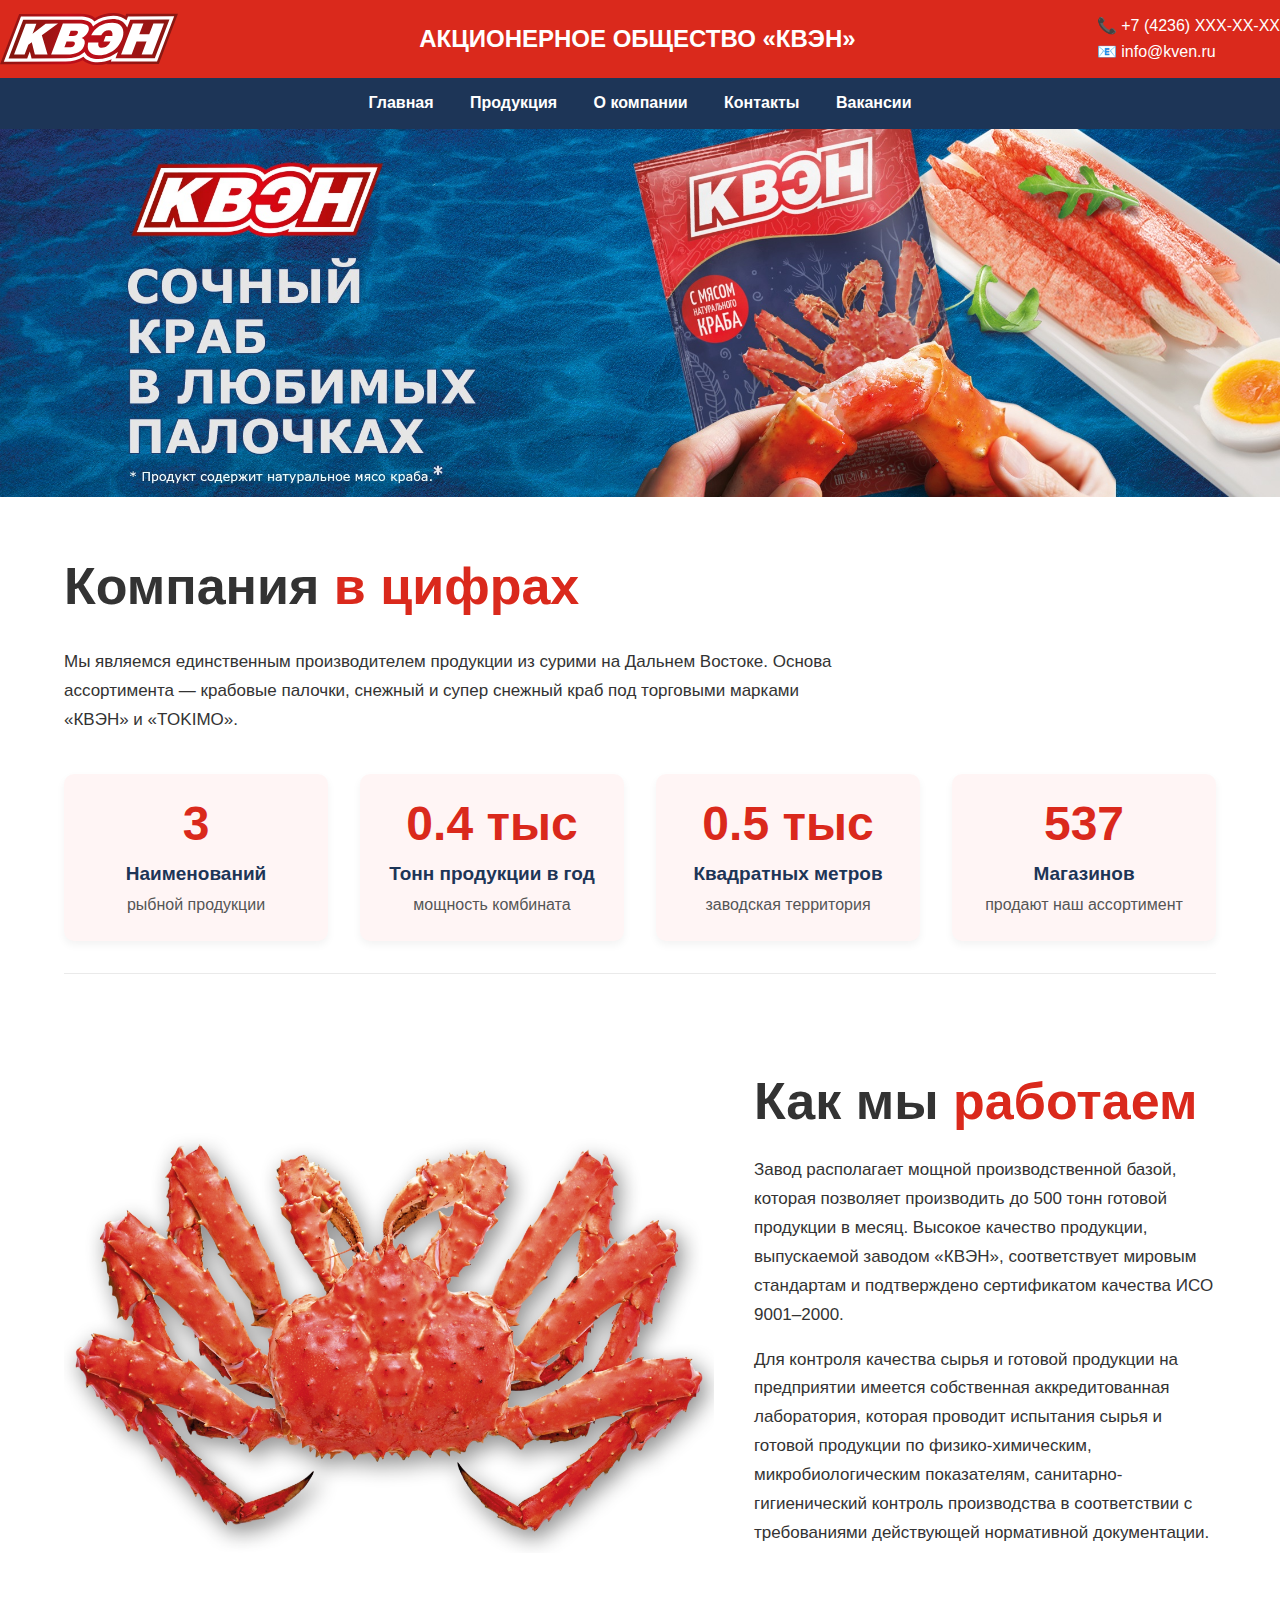
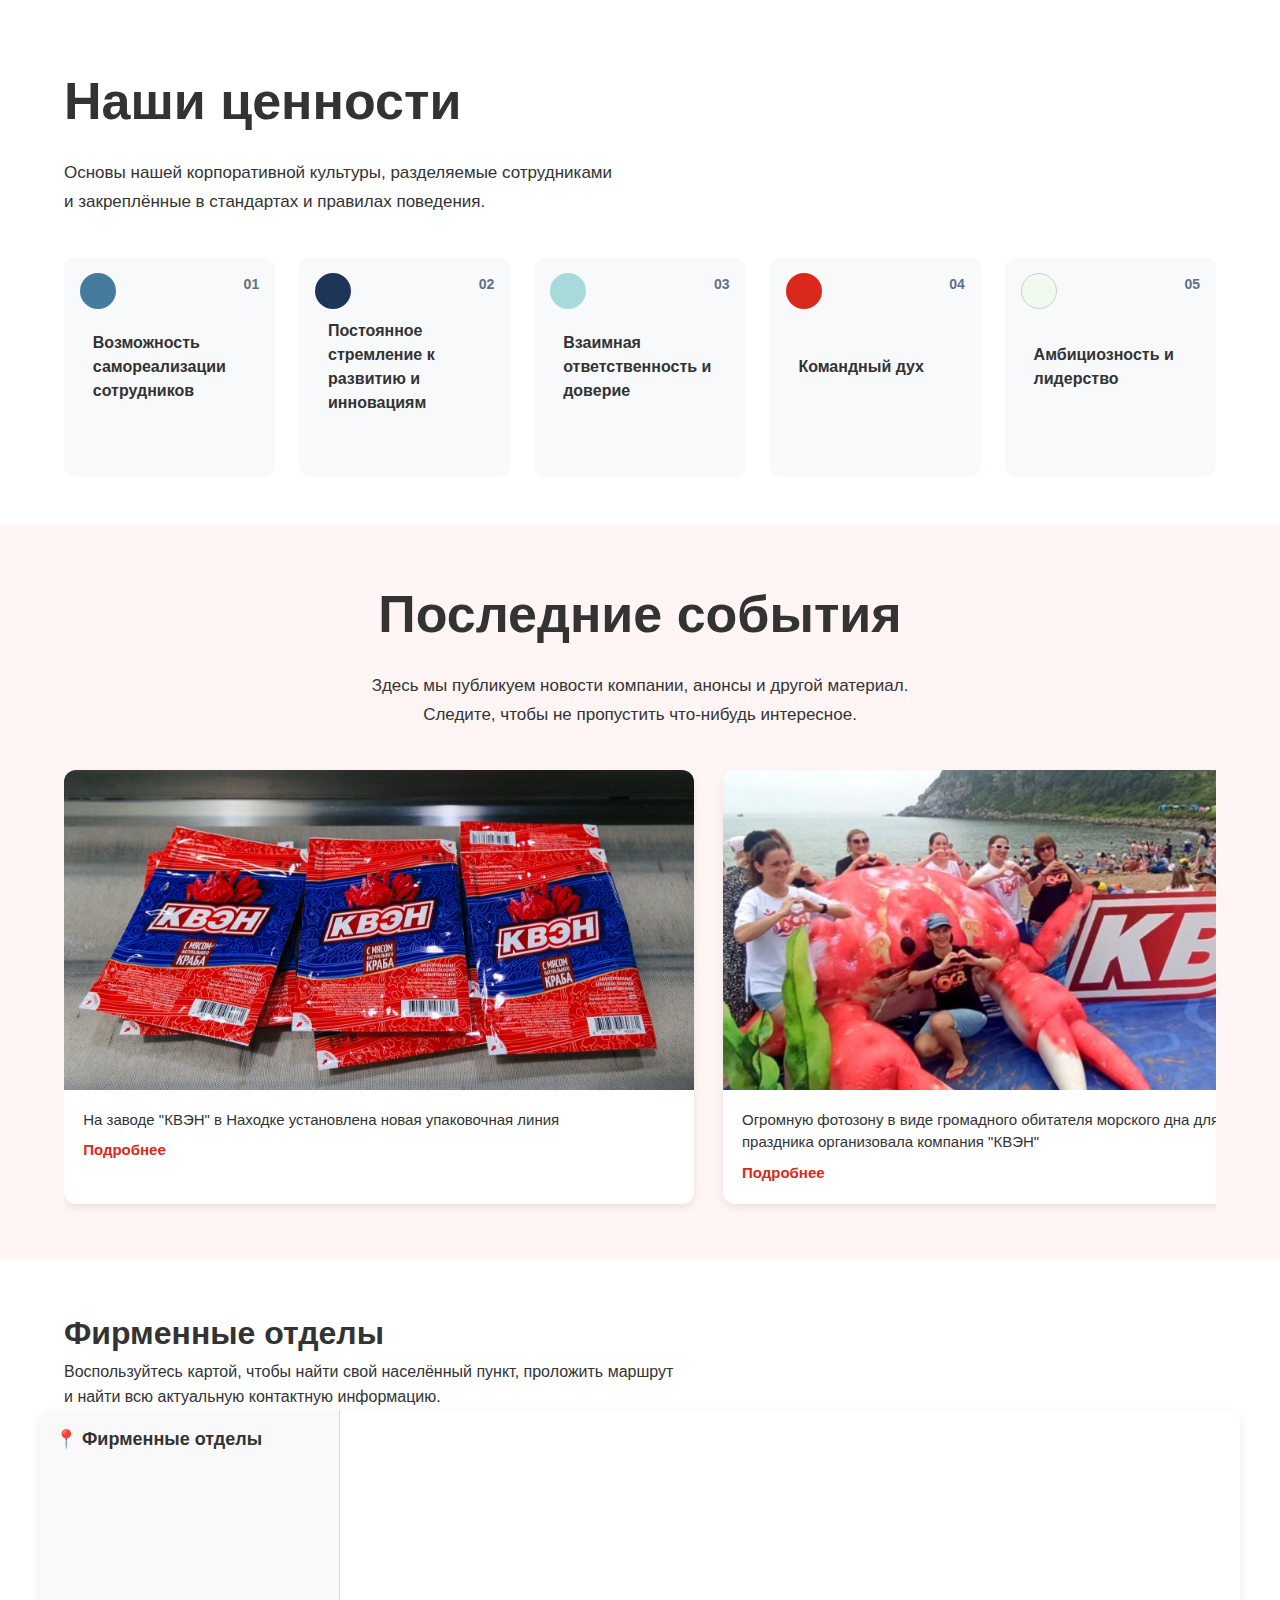
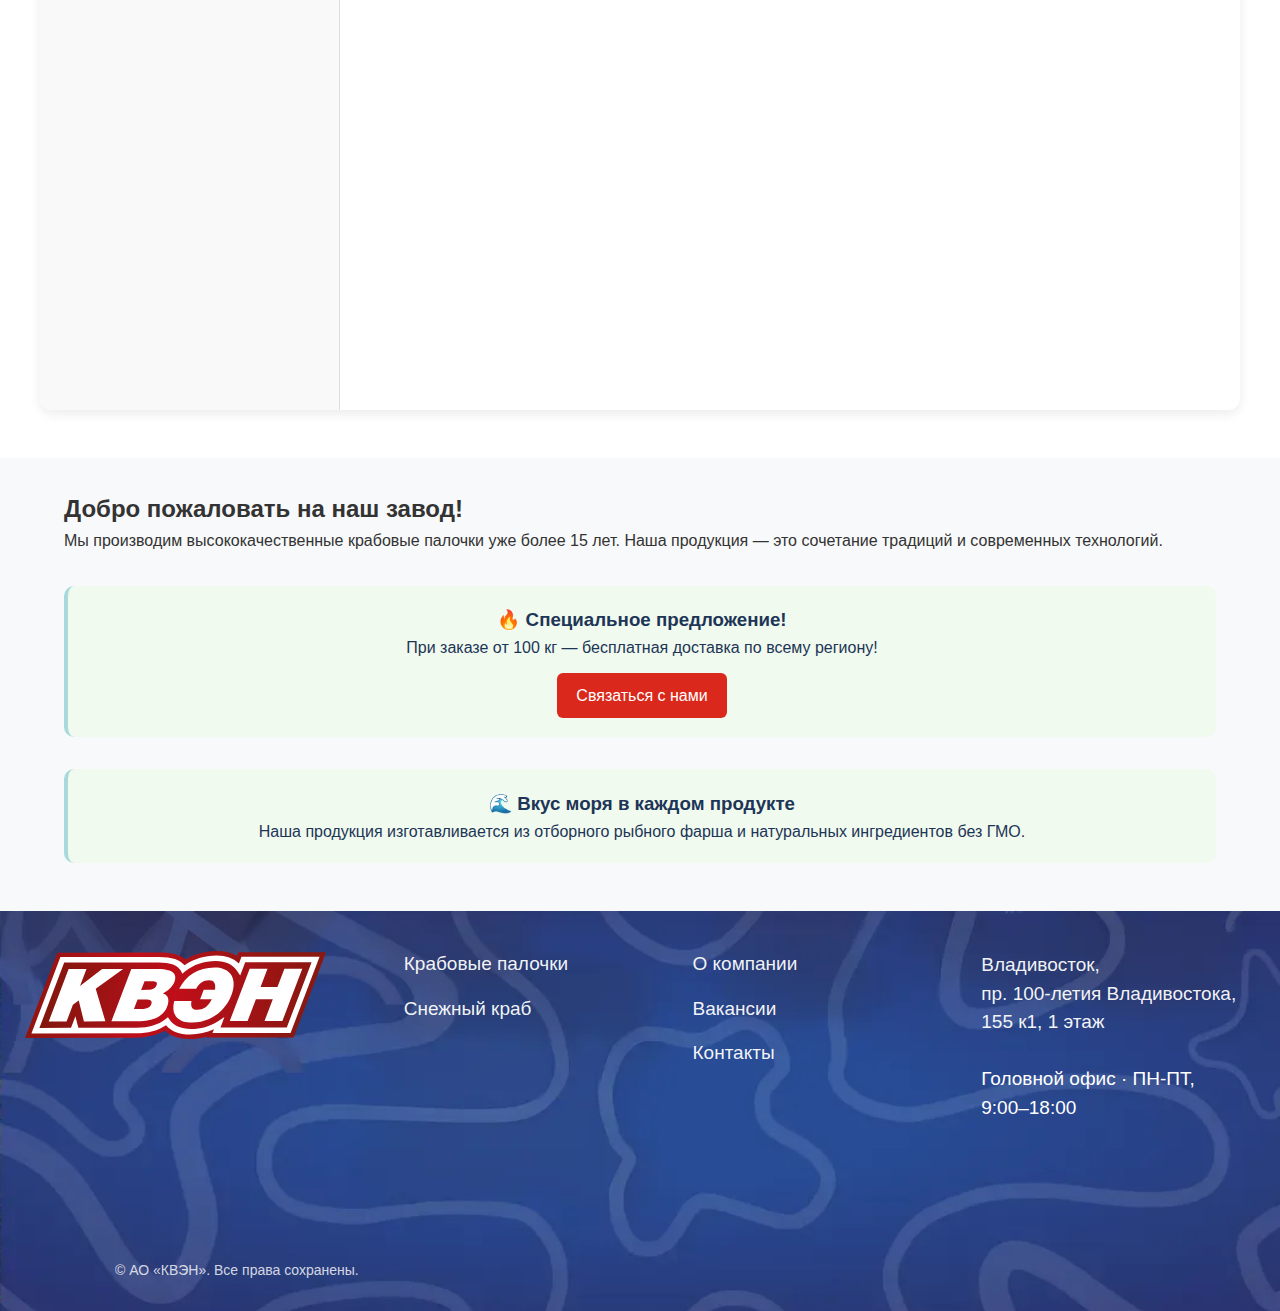
<file: index.html>
<!DOCTYPE html>
<html lang="ru">
<head>
  <meta charset="UTF-8" />
  <meta name="viewport" content="width=device-width, initial-scale=1.0"/>
  <title>Завод крабовых палочек</title>
  <link rel="stylesheet" href="style.css">
  <script src="https://api.mapbox.com/mapbox-gl-js/v3.1.1/mapbox-gl.js"></script>
  <link href="https://api.mapbox.com/mapbox-gl-js/v3.1.1/mapbox-gl.css" rel="stylesheet" />
</head>
<body>

<header class="main-header">
  <div class="header-container">
    <div class="logo">
      <a href="index.html">
        <img src="images/new_logo.svg" alt="Акционерное общество «КВЭН»">
      </a>
    </div>
    <div class="header-title">
      АКЦИОНЕРНОЕ ОБЩЕСТВО «КВЭН»
    </div>
    <div class="header-contacts">
      📞 +7 (4236) XXX-XX-XX<br>
      📧 info@kven.ru
    </div>
  </div>
</header>

<nav>
  <a href="index.html">Главная</a>
  <a href="products.html">Продукция</a>
  <a href="about.html">О компании</a>
  <a href="contacts.html">Контакты</a>
  <a href="vacancies.html">Вакансии</a>
</nav>

<!-- Баннер с изображением  -->
<div class="hero-banner">
  <img src="images/new_main_bg.jpg" alt="Завод “КВЭН” ">
</div>

<!-- Единый блок: "Компания в цифрах" + статистика -->
<section class="company-section">
  <div class="container">
    <h2>Компания <span class="red-text">в цифрах</span></h2>
    <div class="company-desc">
      <p>Мы являемся единственным производителем продукции из сурими на Дальнем Востоке. Основа ассортимента — крабовые палочки, снежный и супер снежный краб под торговыми марками «КВЭН» и «TOKIMO».</p>
    </div>

    <div class="stats-row">
      <div class="stat-card">
        <div class="stat-number" data-value="15">0</div>
        <div class="stat-bold">Наименований</div>
        <div class="stat-light">рыбной продукции</div>
      </div>
      <div class="stat-card">
        <div class="stat-number" data-value="1600">0</div>
        <div class="stat-bold">Тонн продукции в год</div>
        <div class="stat-light">мощность комбината</div>
      </div>
      <div class="stat-card">
        <div class="stat-number" data-value="3" data-format="thousand-step">0</div>
        <div class="stat-bold">Квадратных метров</div>
        <div class="stat-light">заводская территория</div>
      </div>
      <div class="stat-card">
        <div class="stat-number" data-value="2400">0</div>
        <div class="stat-bold">Магазинов</div>
        <div class="stat-light">продают наш ассортимент</div>
      </div>
    </div>

    <!-- Тонкая линия в самом низу секции -->
    <div class="section-divider"></div>
  </div>
</section>

<!-- Блок "Как мы работаем" -->
<section class="how-we-work">
  <div class="container">
    <div class="work-content">
      <div class="work-image">
        <img src="images/beach_crab_new.jpg" alt="Краб — символ качества продукции завода КВЭН">
      </div>
      <div class="work-text">
        <h2>Как мы <span class="red-text">работаем</span></h2>
        <p>Завод располагает мощной производственной базой, которая позволяет производить до 500 тонн готовой продукции в месяц. Высокое качество продукции, выпускаемой заводом «КВЭН», соответствует мировым стандартам и подтверждено сертификатом качества ИСО 9001–2000.</p>
        <p>Для контроля качества сырья и готовой продукции на предприятии имеется собственная аккредитованная лаборатория, которая проводит испытания сырья и готовой продукции по физико-химическим, микробиологическим показателям, санитарно-гигиенический контроль производства в соответствии с требованиями действующей нормативной документации.</p>
      </div>
    </div>
  </div>
</section>

<!-- Блок "Наши ценности" -->
<section class="values-section">
  <div class="container">
    <h1>Наши ценности</h1>
    <p class="values-desc">
      Основы нашей корпоративной культуры, разделяемые сотрудниками<br>
      и закреплённые в стандартах и правилах поведения.
    </p>

    <div class="values-grid">
      <div class="value-card">
        <div class="value-number">01</div>
        <div class="value-icon icon-1"></div>
        <div class="value-text">Возможность<br>самореализации<br>сотрудников</div>
      </div>
      <div class="value-card">
        <div class="value-number">02</div>
        <div class="value-icon icon-2"></div>
        <div class="value-text">Постоянное стремление к развитию и инновациям</div>
      </div>
      <div class="value-card">
        <div class="value-number">03</div>
        <div class="value-icon icon-3"></div>
        <div class="value-text">Взаимная ответственность и доверие</div>
      </div>
      <div class="value-card">
        <div class="value-number">04</div>
        <div class="value-icon icon-4"></div>
        <div class="value-text">Командный дух</div>
      </div>
      <div class="value-card">
        <div class="value-number">05</div>
        <div class="value-icon icon-5"></div>
        <div class="value-text">Амбициозность и лидерство</div>
      </div>
    </div>
  </div>
</section>

<!-- Блок "Последние события" -->
<section class="last-events">
  <div class="container">
    <h1>Последние события</h1>
    <p class="events-desc">
      Здесь мы публикуем новости компании, анонсы и другой материал.<br>
      Следите, чтобы не пропустить что-нибудь интересное.
    </p>

    <div class="events-carousel">
      <!-- Элемент 1: упаковочная линия -->
      <div class="event-card">
        <div class="event-image">
          <img src="images/thumb_202_800_0_0_0_auto.jpg" alt="На заводе КВЭН установлена новая упаковочная линия">
        </div>
        <p class="event-caption">
          На заводе "КВЭН" в Находке установлена новая упаковочная линия<br>
          <a href="https://primamedia.ru/news/1577951/?from=7" target="_blank" class="event-link">Подробнее</a>
        </p>
      </div>

      <!-- Элемент 2: фотозона -->
      <div class="event-card">
        <div class="event-image">
          <img src="images/thumb_201_800_0_0_0_auto.jpg" alt="Огромная фотозона от КВЭН на празднике">
        </div>
        <p class="event-caption">
          Огромную фотозону в виде громадного обитателя морского дна для гостей праздника организовала компания "КВЭН"<br>
          <a href="https://primamedia.ru/news/1540568/" target="_blank" class="event-link">Подробнее</a>
        </p>
      </div>

      <!-- Элемент 3: краб на набережной -->
      <div class="event-card">
        <div class="event-image">
          <img src="images/thumb_199_800_0_0_0_auto.jpg" alt="Огромный краб от КВЭН на Дне города Владивостока">
        </div>
        <p class="event-caption">
          В День города Владивостока на набережной появился огромный краб от «КВЭН»<br>
          <a href="https://primamedia.ru/news/1577951/?from=7" target="_blank" class="event-link">Подробнее</a>
        </p>
      </div>
    </div>
  </div>
</section>

<!-- Блок "Фирменные отделы" -->
<section class="outlets-section">
  <div class="container">
    <h1>Фирменные отделы</h1>
    <p class="outlets-desc">
      Воспользуйтесь картой, чтобы найти свой населённый пункт, проложить маршрут<br>
      и найти всю актуальную контактную информацию.
    </p>
  </div>

  <div id="outlets-map-container">
    <div id="sidebar">
      <h2>📍 Фирменные отделы</h2>
      <div id="places-list"></div>
    </div>
    <div id="map"></div>
  </div>
</section>

<main>
  <h2>Добро пожаловать на наш завод!</h2>
  <p>Мы производим высококачественные крабовые палочки уже более 15 лет. Наша продукция — это сочетание традиций и современных технологий.</p>

  <div class="ad-banner">
    <h3>🔥 Специальное предложение!</h3>
    <p>При заказе от 100 кг — бесплатная доставка по всему региону!</p>
    <a href="contacts.html" class="btn">Связаться с нами</a>
  </div>

  <div class="ad-banner">
    <h3>🌊 Вкус моря в каждом продукте</h3>
    <p>Наша продукция изготавливается из отборного рыбного фарша и натуральных ингредиентов без ГМО.</p>
  </div>
</main>

<!-- Футер -->
<footer class="main-footer">
  <div class="footer-grid-wrapper">
    <div class="footer-grid">
      <div class="footer-col logo-col">
        <a href="index.html">
          <img src="images/new_logo.svg" alt="Завод КВЭН">
        </a>
      </div>
      <div class="footer-col">
        <ul class="footer-links">
          <li><a href="products.html">Крабовые палочки</a></li>
          <li><a href="products.html">Снежный краб</a></li>
        </ul>
      </div>
      <div class="footer-col">
        <ul class="footer-links">
          <li><a href="about.html">О компании</a></li>
          <li><a href="vacancies.html">Вакансии</a></li>
          <li><a href="contacts.html">Контакты</a></li>
        </ul>
      </div>
      <div class="footer-col footer-address">
        <a href="https://yandex.ru/maps/75/vladivostok/house/prospekt_100_letiya_vladivostoka_155k1/ZUoHaA5hTk0AVEJuYGJwdnRhZg8=/?ll=131.917878%2C43.178228&utm_source=share&z=16" target="_blank" rel="noopener">
          Владивосток,<br>
          пр. 100-летия Владивостока, 155 к1, 1 этаж
        </a><br>
        Головной офис · ПН-ПТ, 9:00–18:00
      </div>
    </div>
  </div>
  <div class="footer-copyright">
    © АО «КВЭН». Все права сохранены.
  </div>
</footer>

<script src="script.js"></script>

</body>
</html>
</file>
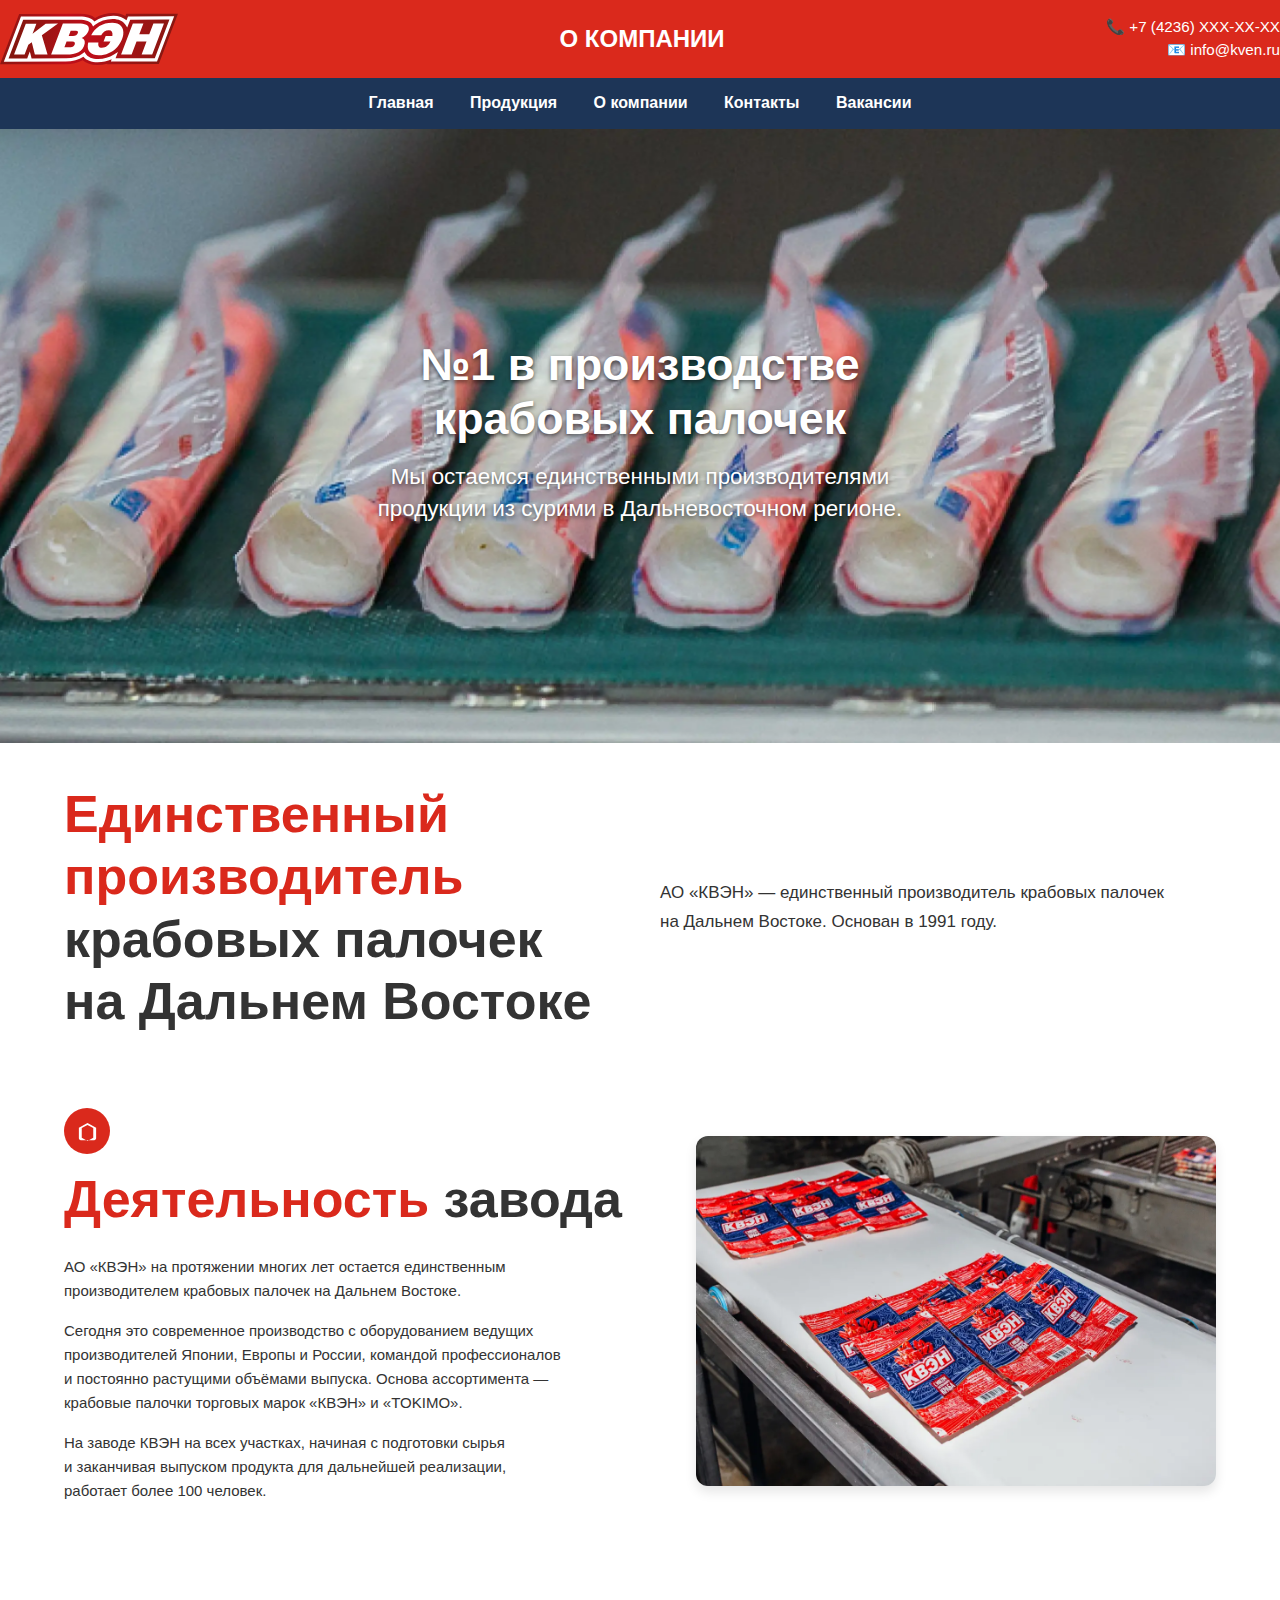
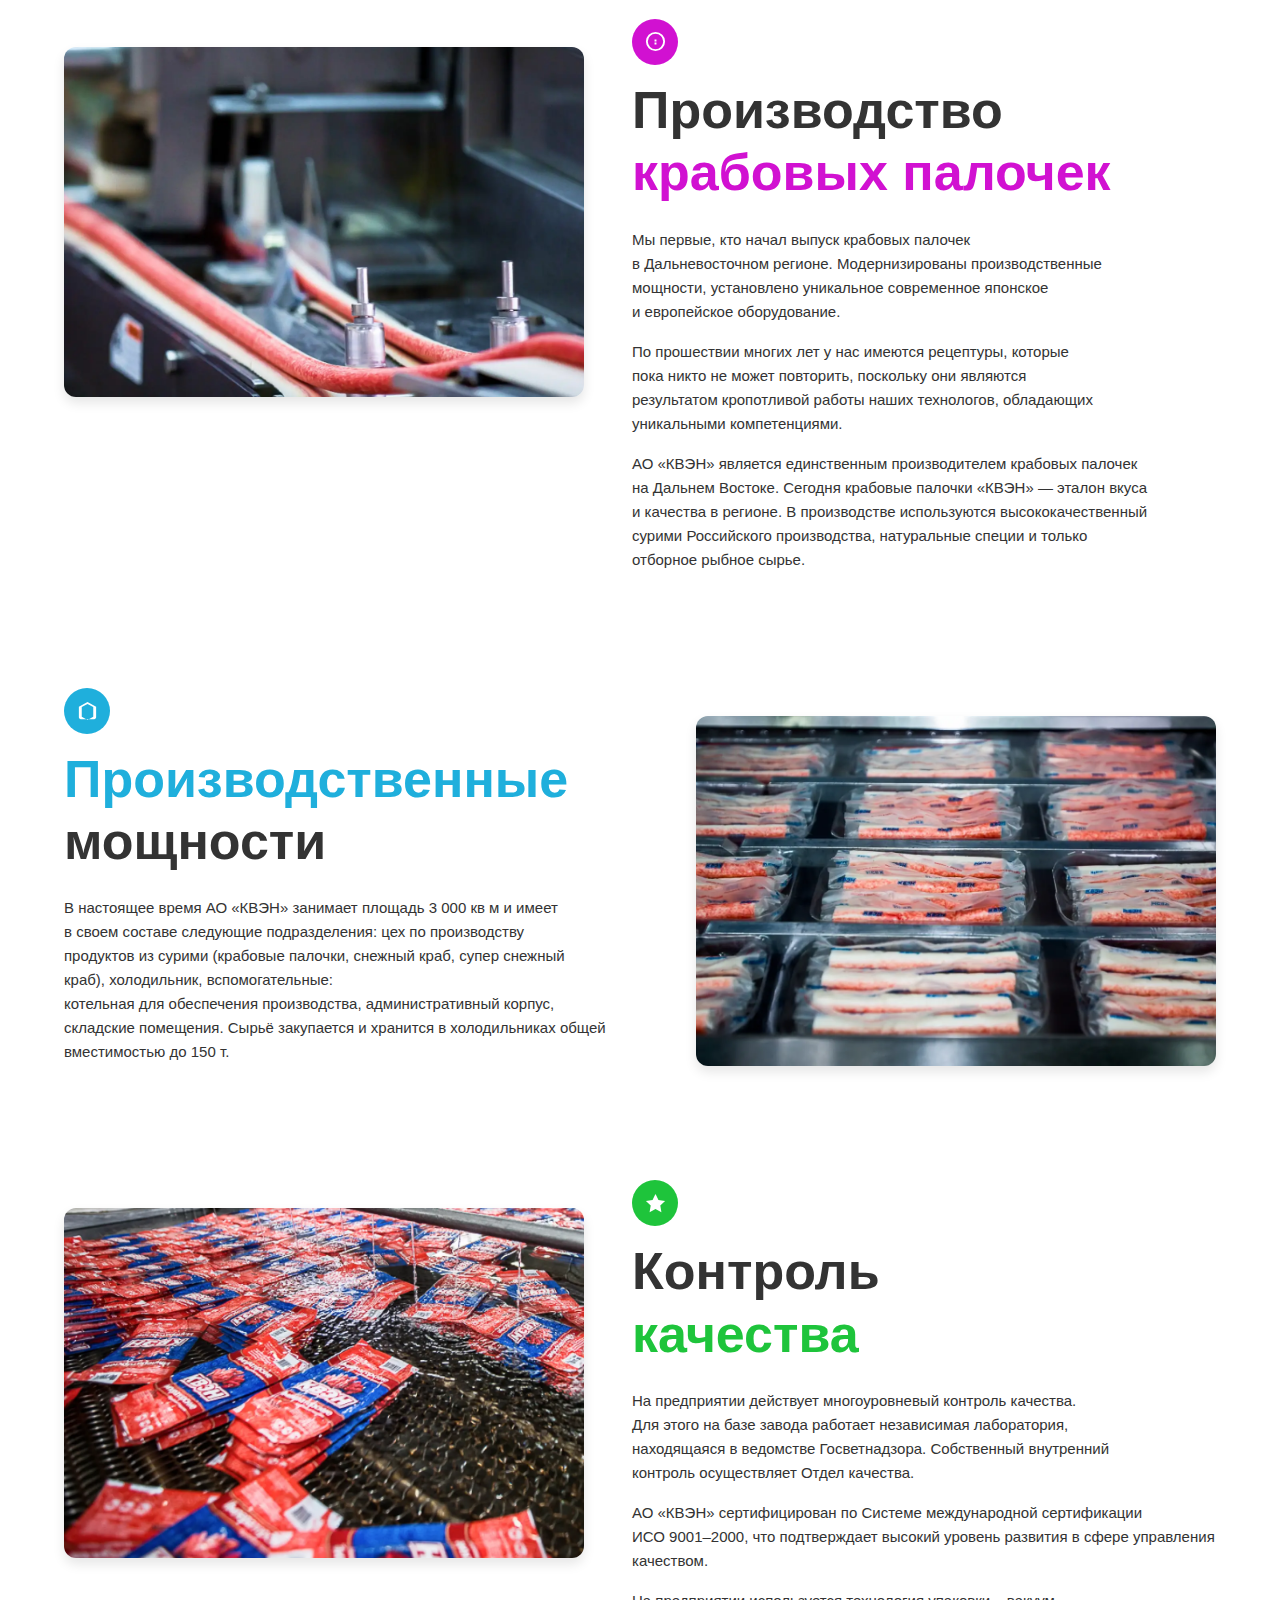
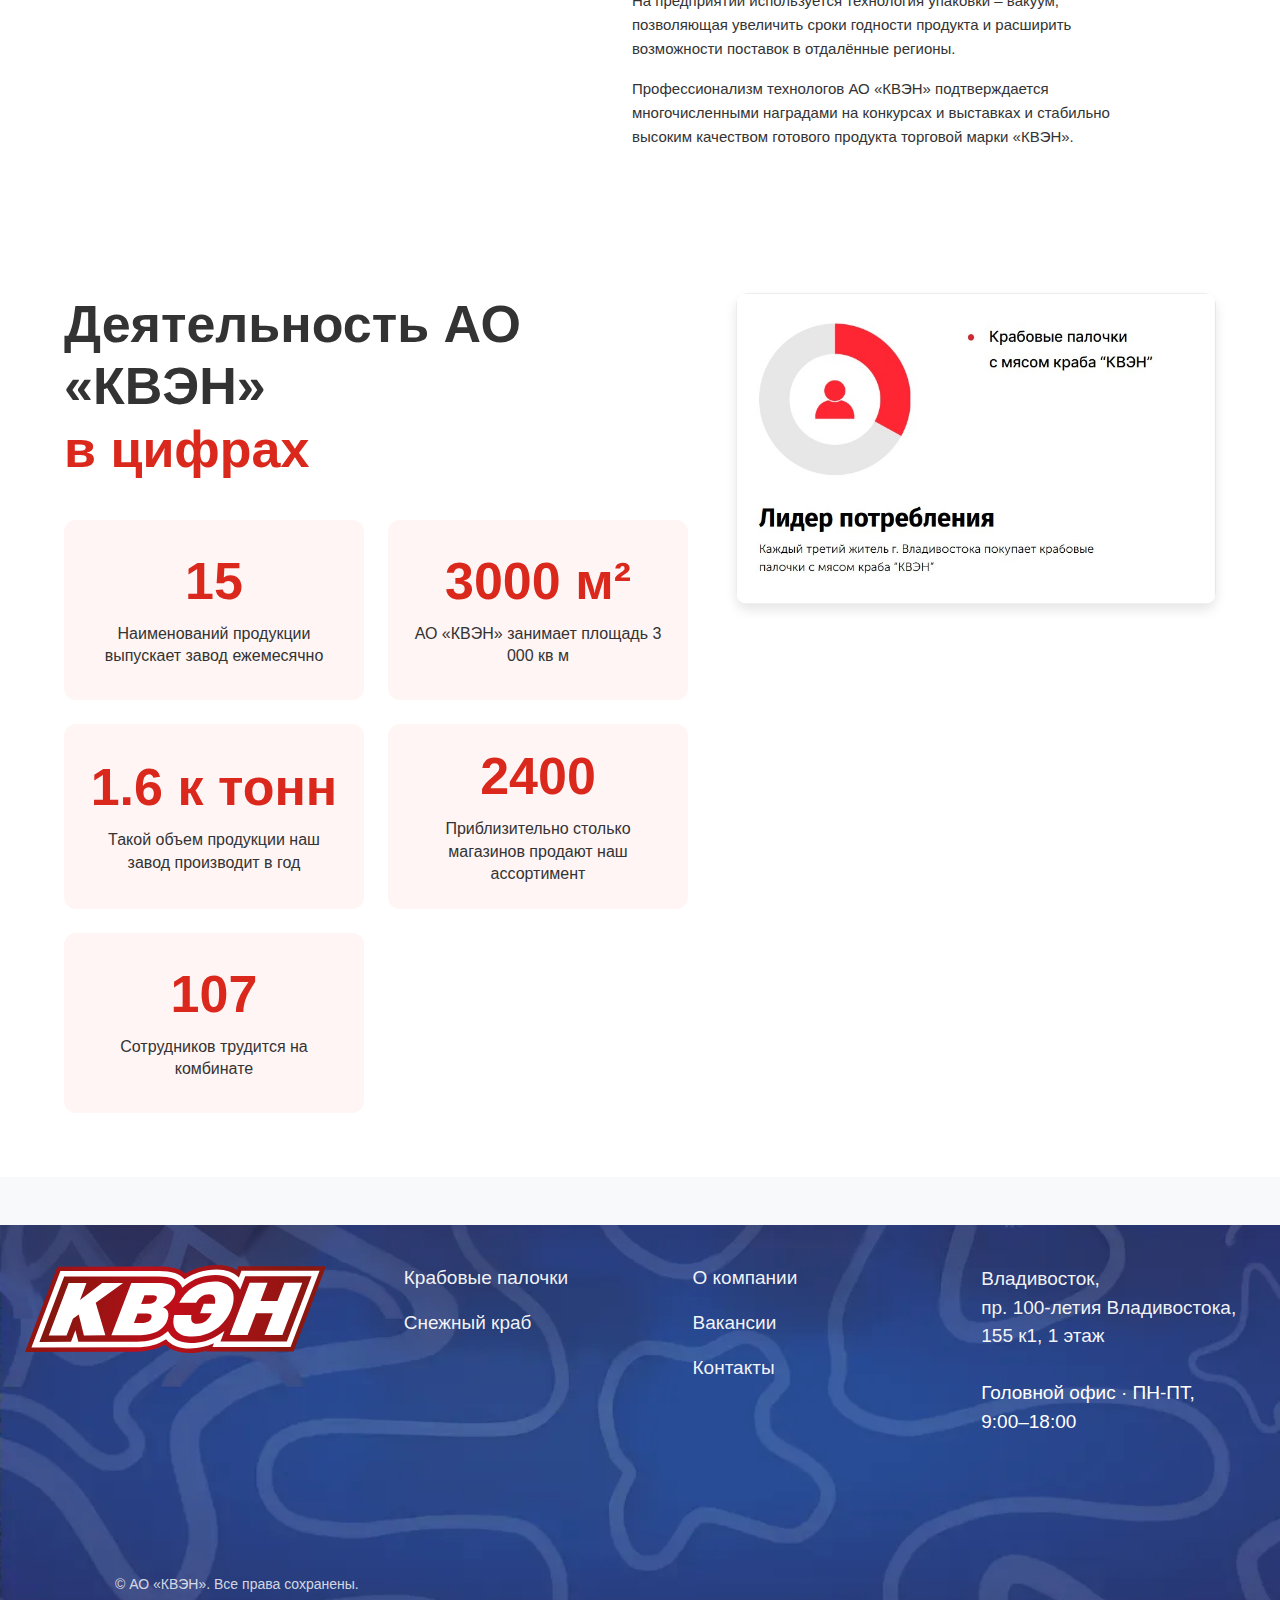
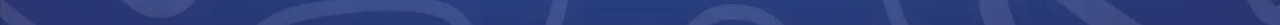
<file: about.html>
<!DOCTYPE html>
<html lang="ru">
<head>
  <meta charset="UTF-8" />
  <meta name="viewport" content="width=device-width, initial-scale=1.0"/>
  <title>О компании — Завод крабовых палочек “КВЭН”</title>
  <link rel="stylesheet" href="style.css">
  <style>
    /* Стили для нового блока "Деятельность в цифрах" */
    .activity-digits-section {
      background-color: white;
      padding: 4rem 0;
    }
    .activity-digits-content {
      display: flex;
      gap: 3rem;
      align-items: flex-start;
      max-width: 1200px;
      margin: 0 auto;
      padding: 0 1.5rem;
    }
    .digits-text {
      flex: 1.1;
    }
    .digits-text h1 {
      font-size: 52px;
      color: #333;
      margin: 0 0 2.5rem;
      line-height: 1.2;
    }
    .digits-text .red-text {
      color: #DA291C;
    }
    .digits-grid {
      display: grid;
      grid-template-columns: repeat(2, 1fr);
      gap: 1.5rem;
      width: 100%;
    }
    .digit-card {
      background-color: #FFF5F5;
      padding: 1.5rem;
      border-radius: 12px;
      text-align: center;
      min-height: 180px;
      display: flex;
      flex-direction: column;
      justify-content: center;
      align-items: center;
    }
    .digit-card h2 {
      font-size: 52px;
      color: #DA291C;
      margin: 0 0 0.8rem;
      line-height: 1.1;
    }
    .digit-card p {
      font-size: 16px;
      line-height: 1.4;
      color: #333;
      margin: 0;
    }
    .digits-image {
      flex: 0 0 480px;
      max-width: 100%;
      height: auto;
      border-radius: 12px;
      overflow: hidden;
      box-shadow: 0 6px 12px rgba(0, 0, 0, 0.1);
    }
    .digits-image img {
      width: 100%;
      height: auto;
      max-height: 480px;
      object-fit: contain;
      display: block;
    }

    /* Адаптивность */
    @media (max-width: 1200px) {
      .activity-digits-content {
        flex-direction: column;
        text-align: center;
        gap: 2rem;
      }
      .digits-image {
        flex: none;
        width: 100%;
        max-width: 520px;
        margin: 0 auto;
      }
      .digits-image img {
        height: auto;
        max-height: none;
      }
    }
    @media (max-width: 768px) {
      .activity-digits-section {
        padding: 2.5rem 0;
      }
      .digits-text h1 {
        font-size: 40px;
      }
      .digit-card h2 {
        font-size: 44px;
      }
      .digits-grid {
        grid-template-columns: 1fr;
      }
      .digits-image {
        height: 250px;
      }
    }
    @media (max-width: 480px) {
      .digits-text h1 {
        font-size: 34px;
      }
      .digit-card h2 {
        font-size: 40px;
      }
      .digit-card p {
        font-size: 15px;
      }
    }
  </style>
</head>
<body>

<!-- Хедер -->
<header class="main-header">
  <div class="header-container">
    <div class="logo">
      <a href="index.html">
        <img src="images/new_logo.svg" alt="Акционерное общество «КВЭН»">
      </a>
    </div>
    <div class="header-title">
      О КОМПАНИИ
    </div>
    <div class="header-contact">
      📞 +7 (4236) XXX-XX-XX<br>
      📧 info@kven.ru
    </div>
  </div>
</header>

<!-- Навигация -->
<nav class="main-nav">
  <div class="nav-container">
    <a href="index.html">Главная</a>
    <a href="products.html">Продукция</a>
    <a href="about.html">О компании</a>
    <a href="contacts.html">Контакты</a>
    <a href="vacancies.html">Вакансии</a>
  </div>
</nav>

<!-- Баннер с центрированным текстом -->
<div class="about-banner">
  <img src="images/about_main_pic.webp" alt="Завод КВЭН — №1 в производстве крабовых палочек">
  <div class="about-banner-text">
    <h1>№1 в производстве<br>крабовых палочек</h1>
    <p>Мы остаемся единственными производителями<br>продукции из сурими в Дальневосточном регионе.</p>
  </div>
</div>

<!-- ВОЗВРАЩЁННЫЙ двухколоночный блок -->
<section class="about-highlight">
  <div class="container">
    <div class="about-content">
      <div class="about-text-left">
        <h1><span class="red-text">Единственный производитель</span><br>крабовых палочек<br>на Дальнем Востоке</h1>
      </div>
      <div class="about-text-right">
        <p>АО «КВЭН» — единственный производитель крабовых палочек<br>на Дальнем Востоке. Основан в 1991 году.</p>
      </div>
    </div>
  </div>
</section>

<!-- Блок: Деятельность завода -->
<section class="factory-activity-section">
  <div class="container">
    <div class="factory-activity-content">
      <div class="factory-text">
        <div class="factory-icon"></div>
        <h1><span class="red-text">Деятельность</span> завода</h1>
        <p>АО «КВЭН» на протяжении многих лет остается единственным<br>производителем крабовых палочек на Дальнем Востоке.</p>
        <p>Сегодня это современное производство с оборудованием ведущих<br>производителей Японии, Европы и России, командой профессионалов<br>и постоянно растущими объёмами выпуска. Основа ассортимента —<br>крабовые палочки торговых марок «КВЭН» и «TOKIMO».</p>
        <p>На заводе КВЭН на всех участках, начиная с подготовки сырья<br>и заканчивая выпуском продукта для дальнейшей реализации,<br>работает более 100 человек.</p>
      </div>
      <div class="factory-image">
        <img src="images/factory_pic_1.webp" alt="Производство завода КВЭН">
      </div>
    </div>
  </div>
</section>

<!-- Блок: Производство крабовых палочек -->
<section class="crab-production-section">
  <div class="container">
    <div class="crab-production-content">
      <div class="crab-text">
        <div class="crab-icon"></div>
        <h1>Производство<br><span class="crab-highlight">крабовых палочек</span></h1>
        <p>Мы первые, кто начал выпуск крабовых палочек<br>в Дальневосточном регионе. Модернизированы производственные<br>мощности, установлено уникальное современное японское<br>и европейское оборудование.</p>
        <p>По прошествии многих лет у нас имеются рецептуры, которые<br>пока никто не может повторить, поскольку они являются<br>результатом кропотливой работы наших технологов, обладающих<br>уникальными компетенциями.</p>
        <p>АО «КВЭН» является единственным производителем крабовых палочек<br>на Дальнем Востоке. Сегодня крабовые палочки «КВЭН» — эталон вкуса<br>и качества в регионе. В производстве используются высококачественный<br>сурими Российского производства, натуральные специи и только<br>отборное рыбное сырье.</p>
      </div>
      <div class="crab-image">
        <img src="images/factory_pic_2.webp" alt="Производство крабовых палочек КВЭН">
      </div>
    </div>
  </div>
</section>

<!-- Блок: Производственные мощности -->
<section class="factory-capacity-section">
  <div class="container">
    <div class="factory-capacity-content">
      <div class="factory-capacity-text">
        <div class="factory-capacity-icon"></div>
        <h1><span class="capacity-highlight">Производственные</span><br>мощности</h1>
        <p>В настоящее время АО «КВЭН» занимает площадь 3 000 кв м и имеет<br>в своем составе следующие подразделения: цех по производству<br>продуктов из сурими (крабовые палочки, снежный краб, супер снежный<br>краб), холодильник, вспомогательные:<br>котельная для обеспечения производства, административный корпус,<br>складские помещения. Сырьё закупается и хранится в холодильниках общей<br>вместимостью до 150 т.</p>
      </div>
      <div class="factory-capacity-image">
        <img src="images/factory_pic_3.webp" alt="Производственные мощности завода КВЭН">
      </div>
    </div>
  </div>
</section>

<!-- Блок: Контроль качества -->
<section class="quality-control-section">
  <div class="container">
    <div class="quality-control-content">
      <div class="quality-control-image">
        <img src="images/factory_pic_4.webp" alt="Контроль качества на заводе КВЭН">
      </div>
      <div class="quality-control-text">
        <div class="quality-control-icon"></div>
        <h1>Контроль<br><span class="quality-highlight">качества</span></h1>
        <p>На предприятии действует многоуровневый контроль качества.<br>Для этого на базе завода работает независимая лаборатория,<br>находящаяся в ведомстве Госветнадзора. Собственный внутренний<br>контроль осуществляет Отдел качества.</p>
        <p>АО «КВЭН» сертифицирован по Системе международной сертификации<br>ИСО 9001–2000, что подтверждает высокий уровень развития в сфере управления качеством.</p>
        <p>На предприятии используется технология упаковки – вакуум,<br>позволяющая увеличить сроки годности продукта и расширить<br>возможности поставок в отдалённые регионы.</p>
        <p>Профессионализм технологов АО «КВЭН» подтверждается<br>многочисленными наградами на конкурсах и выставках и стабильно<br>высоким качеством готового продукта торговой марки «КВЭН».</p>
      </div>
    </div>
  </div>
</section>

<!-- НОВЫЙ БЛОК: Деятельность в цифрах -->
<section class="activity-digits-section">
  <div class="activity-digits-content">
    <div class="digits-text">
      <h1>Деятельность АО «КВЭН»<br><span class="red-text">в цифрах</span></h1>
      <div class="digits-grid">
        <div class="digit-card">
          <h2>15</h2>
          <p>Наименований продукции выпускает завод ежемесячно</p>
        </div>
        <div class="digit-card">
          <h2>3000 м²</h2>
          <p>АО «КВЭН» занимает площадь 3 000 кв м</p>
        </div>
        <div class="digit-card">
          <h2>1.6 к тонн</h2>
          <p>Такой объем продукции наш завод производит в год</p>
        </div>
        <div class="digit-card">
          <h2>2400</h2>
          <p>Приблизительно столько магазинов продают наш ассортимент</p>
        </div>
        <div class="digit-card">
          <h2>107</h2>
          <p>Сотрудников трудится на комбинате</p>
        </div>
      </div>
    </div>
    <div class="digits-image">
      <img src="images/Digits.jpeg" alt="Деятельность завода КВЭН в цифрах">
    </div>
  </div>
</section>

<!-- Футер -->
<footer class="main-footer">
  <div class="footer-grid-wrapper">
    <div class="footer-grid">
      <div class="footer-col logo-col">
        <a href="index.html">
          <img src="images/new_logo.svg" alt="Завод КВЭН">
        </a>
      </div>
      <div class="footer-col">
        <ul class="footer-links">
          <li><a href="products.html">Крабовые палочки</a></li>
          <li><a href="products.html">Снежный краб</a></li>
        </ul>
      </div>
      <div class="footer-col">
        <ul class="footer-links">
          <li><a href="about.html">О компании</a></li>
          <li><a href="vacancies.html">Вакансии</a></li>
          <li><a href="contacts.html">Контакты</a></li>
        </ul>
      </div>
      <div class="footer-col footer-address">
        <a href="https://yandex.ru/maps/75/vladivostok/house/prospekt_100_letiya_vladivostoka_155k1/ZUoHaA5hTk0AVEJuYGJwdnRhZg8=/?ll=131.917878%2C43.178228&utm_source=share&z=16" target="_blank" rel="noopener">
          Владивосток,<br>
          пр. 100-летия Владивостока, 155 к1, 1 этаж
        </a><br>
        Головной офис · ПН-ПТ, 9:00–18:00
      </div>
    </div>
  </div>
  <div class="footer-copyright">
    © АО «КВЭН». Все права сохранены.
  </div>
</footer>

</body>
</html>
</file>
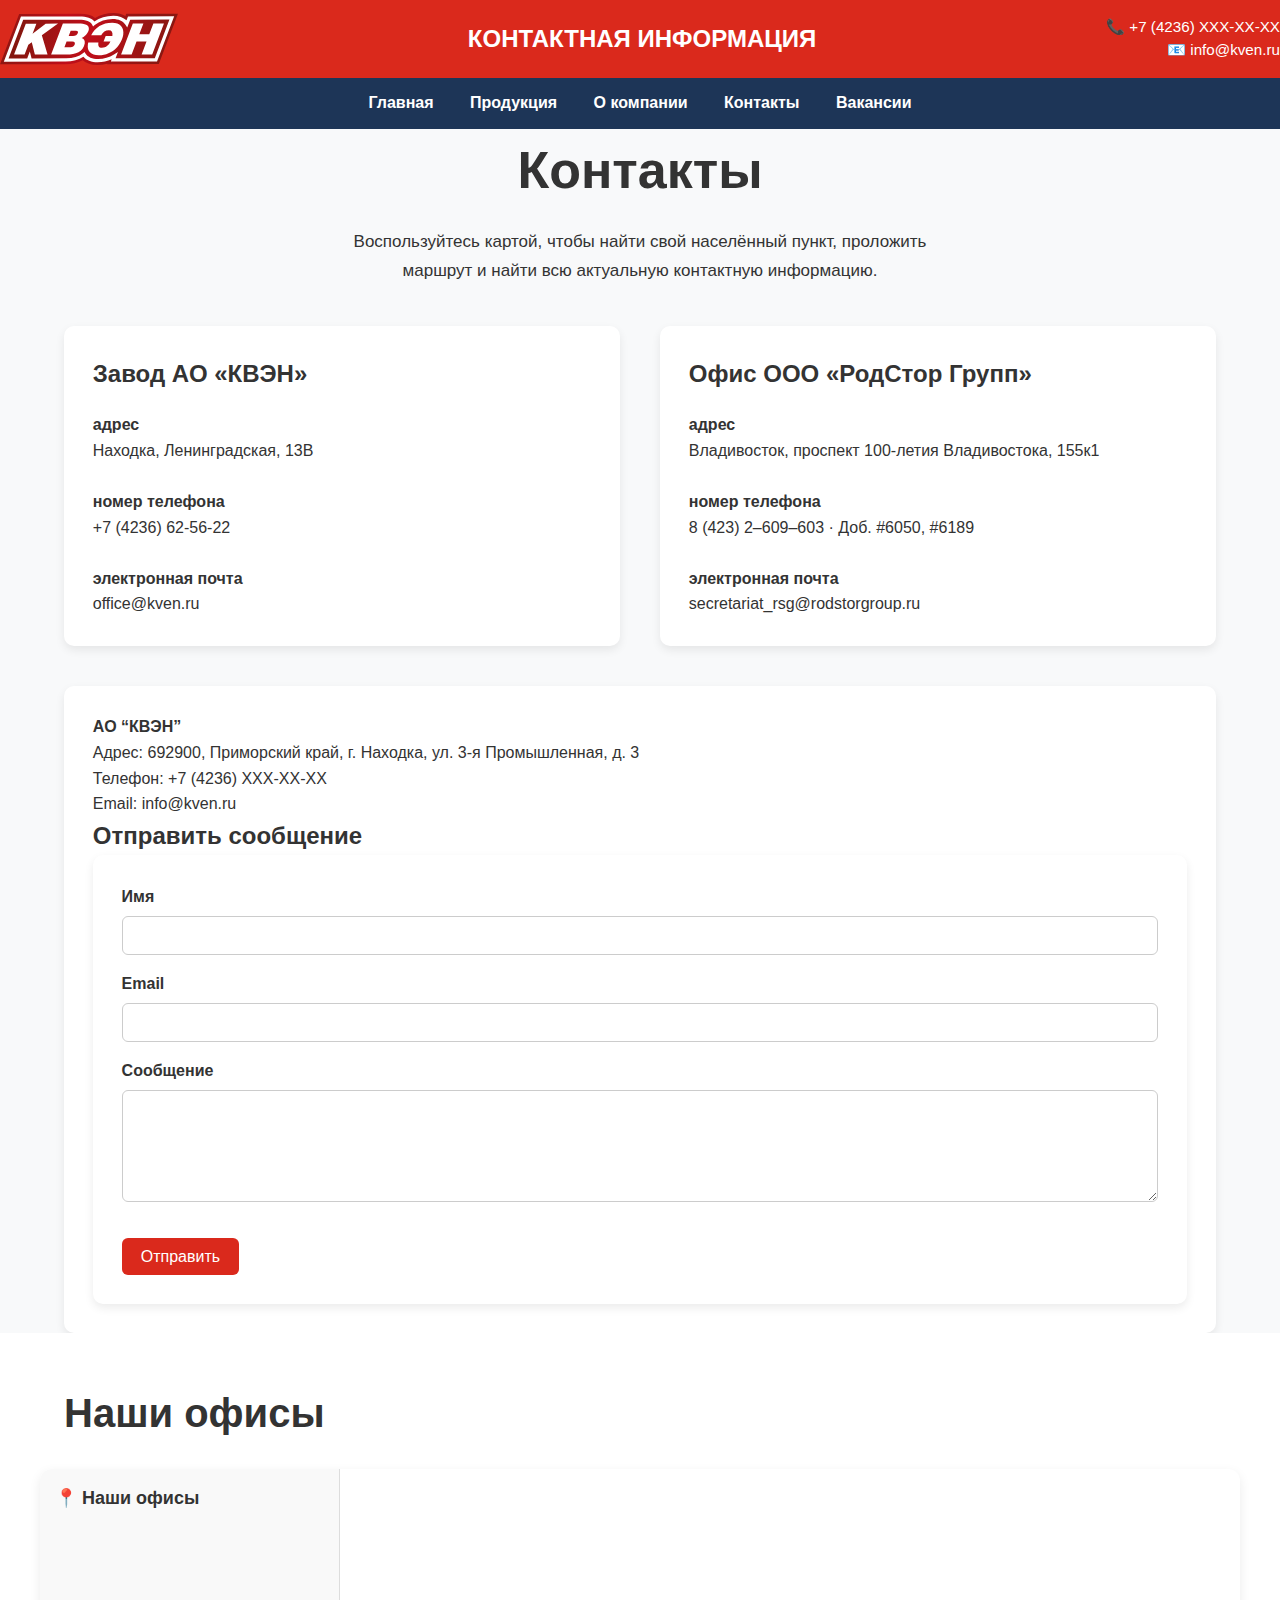
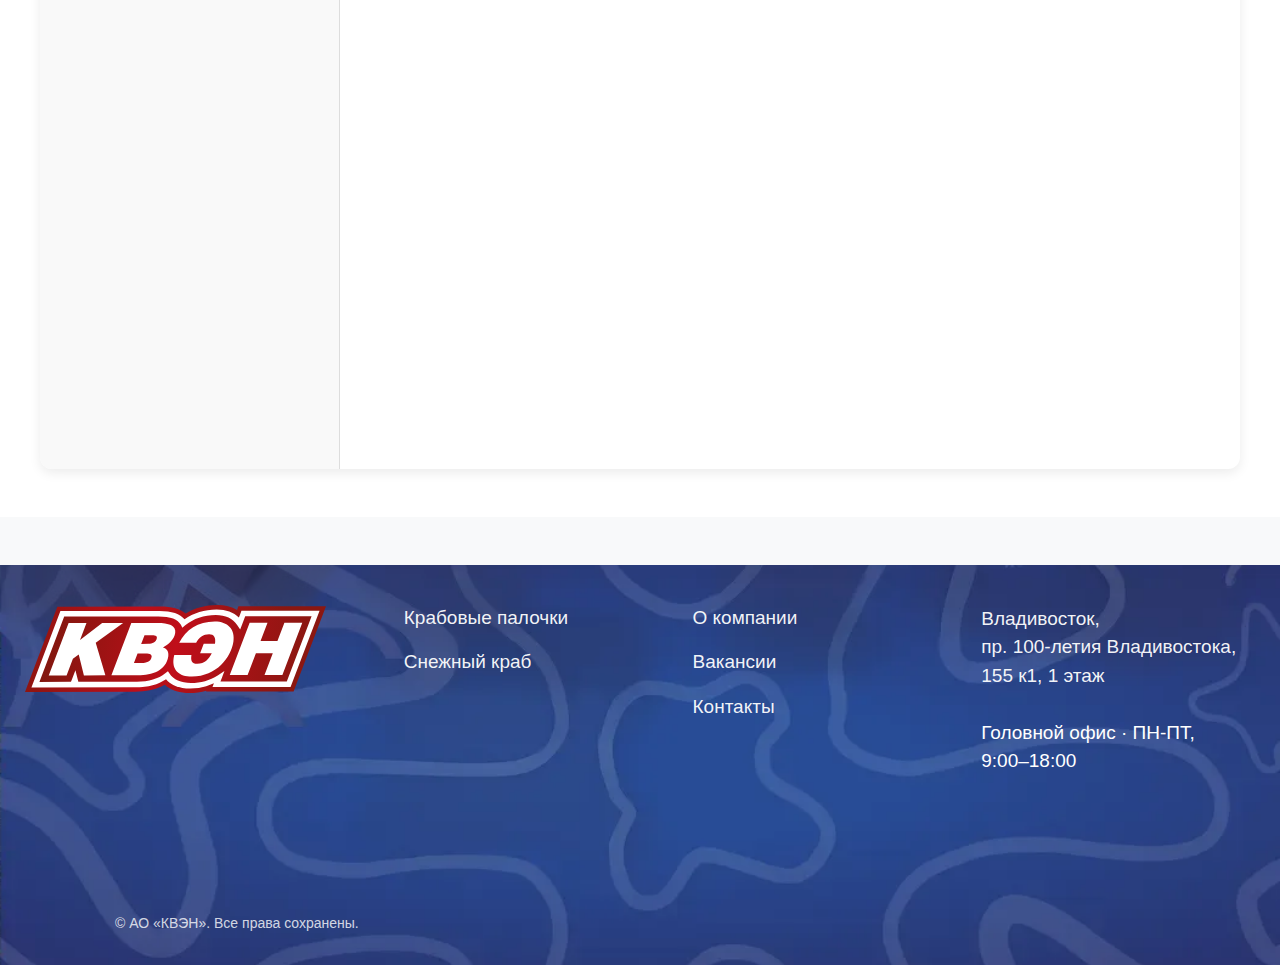
<file: contacts.html>
<!DOCTYPE html>
<html lang="ru">
<head>
  <meta charset="UTF-8" />
  <meta name="viewport" content="width=device-width, initial-scale=1.0"/>
  <title>Контакты — Завод крабовых палочек “КВЭН”</title>
  <link rel="stylesheet" href="style.css">
  <script src="https://api.mapbox.com/mapbox-gl-js/v3.1.1/mapbox-gl.js"></script>
  <link href="https://api.mapbox.com/mapbox-gl-js/v3.1.1/mapbox-gl.css" rel="stylesheet" />
</head>
<body>

<!-- Хедер -->
<header class="main-header">
  <div class="header-container">
    <div class="logo">
      <a href="index.html">
        <img src="images/new_logo.svg" alt="Акционерное общество «КВЭН»">
      </a>
    </div>
    <div class="header-title">
      КОНТАКТНАЯ ИНФОРМАЦИЯ
    </div>
    <div class="header-contact">
      📞 +7 (4236) XXX-XX-XX<br>
      📧 info@kven.ru
    </div>
  </div>
</header>

<!-- Навигация -->
<nav class="main-nav">
  <div class="nav-container">
    <a href="index.html">Главная</a>
    <a href="products.html">Продукция</a>
    <a href="about.html">О компании</a>
    <a href="contacts.html">Контакты</a>
    <a href="vacancies.html">Вакансии</a>
  </div>
</nav>

<!-- Основной контент -->
<main class="container">
  <div class="page-header">
    <h1>Контакты</h1>
    <p class="outlets-desc">
      Воспользуйтесь картой, чтобы найти свой населённый пункт, проложить<br>
      маршрут и найти всю актуальную контактную информацию.
    </p>
  </div>

  <div class="contact-offices">
    <div class="office-block">
      <h2>Завод АО «КВЭН»</h2>
      <p>
        <strong>адрес</strong><br>
        <a href="https://yandex.ru/maps/974/nahodka/?ll=132.841795%2C42.779975&mode=whatshere&utm_source=share&whatshere%5Bpoint%5D=132.841795%2C42.779975&whatshere%5Bzoom%5D=17&z=17" target="_blank" rel="noopener" class="contact-link">
          Находка, Ленинградская, 13В
        </a><br><br>
        <strong>номер телефона</strong><br>
        +7 (4236) 62-56-22<br><br>
        <strong>электронная почта</strong><br>
        <a href="mailto:office@kven.ru" class="contact-link">office@kven.ru</a>
      </p>
    </div>

    <div class="office-block">
      <h2>Офис ООО «РодСтор Групп»</h2>
      <p>
        <strong>адрес</strong><br>
        <a href="https://yandex.ru/maps/75/vladivostok/house/prospekt_100_letiya_vladivostoka_155k1/ZUoHaA5hTk0AVEJuYGJwdnRhZg8=/?ll=131.917878%2C43.178228&utm_source=share&z=16" target="_blank" rel="noopener" class="contact-link">
          Владивосток, проспект 100-летия Владивостока, 155к1
        </a><br><br>
        <strong>номер телефона</strong><br>
        8 (423) 2–609–603 · Доб. #6050, #6189<br><br>
        <strong>электронная почта</strong><br>
        <a href="mailto:secretariat_rsg@rodstorgroup.ru" class="contact-link">secretariat_rsg@rodstorgroup.ru</a>
      </p>
    </div>
  </div>

  <!-- Форма -->
  <div class="contact-info">
    <p>
      <strong>АО “КВЭН”</strong><br>
      Адрес: <a href="https://yandex.ru/maps/974/nahodka/?ll=132.841795%2C42.779975&mode=whatshere&utm_source=share&whatshere%5Bpoint%5D=132.841795%2C42.779975&whatshere%5Bzoom%5D=17&z=17" target="_blank" rel="noopener" class="contact-link">692900, Приморский край, г. Находка, ул. 3-я Промышленная, д. 3</a><br>
      Телефон: +7 (4236) XXX-XX-XX<br>
      Email: <a href="mailto:info@kven.ru" class="contact-link">info@kven.ru</a>
    </p>

    <h2>Отправить сообщение</h2>
    <form id="contact-form" class="form-container">
      <div class="form-group">
        <label for="name">Имя</label>
        <input type="text" id="name" name="name" required>
      </div>
      <div class="form-group">
        <label for="email">Email</label>
        <input type="email" id="email" name="email" required>
      </div>
      <div class="form-group">
        <label for="message">Сообщение</label>
        <textarea id="message" name="message" rows="5" required></textarea>
      </div>
      <button type="submit" class="btn">Отправить</button>
    </form>
  </div>
</main>

<!-- Карта офисов -->
<section class="outlets-section">
  <div class="container">
    <h2>Наши офисы</h2>
  </div>
  <div id="outlets-map-container">
    <div id="sidebar">
      <h2>📍 Наши офисы</h2>
      <div id="places-list"></div>
    </div>
    <div id="map"></div>
  </div>
</section>

<!-- Футер -->
<footer class="main-footer">
  <div class="footer-grid-wrapper">
    <div class="footer-grid">
      <div class="footer-col logo-col">
        <a href="index.html">
          <img src="images/new_logo.svg" alt="Завод КВЭН">
        </a>
      </div>
      <div class="footer-col">
        <ul class="footer-links">
          <li><a href="products.html">Крабовые палочки</a></li>
          <li><a href="products.html">Снежный краб</a></li>
        </ul>
      </div>
      <div class="footer-col">
        <ul class="footer-links">
          <li><a href="about.html">О компании</a></li>
          <li><a href="vacancies.html">Вакансии</a></li>
          <li><a href="contacts.html">Контакты</a></li>
        </ul>
      </div>
      <div class="footer-col footer-address">
        <a href="https://yandex.ru/maps/75/vladivostok/house/prospekt_100_letiya_vladivostoka_155k1/ZUoHaA5hTk0AVEJuYGJwdnRhZg8=/?ll=131.917878%2C43.178228&utm_source=share&z=16" target="_blank" rel="noopener">
          Владивосток,<br>
          пр. 100-летия Владивостока, 155 к1, 1 этаж
        </a><br>
        Головной офис · ПН-ПТ, 9:00–18:00
      </div>
    </div>
  </div>
  <div class="footer-copyright">
    © АО «КВЭН». Все права сохранены.
  </div>
</footer>

<script>
// Обработка формы
document.getElementById('contact-form')?.addEventListener('submit', function(e) {
  e.preventDefault();
  alert('Спасибо! Ваше сообщение отправлено.');
  this.reset();
});

// Карта
if (document.getElementById('map')) {
  mapboxgl.accessToken = 'pk.eyJ1IjoiYWxleGt1dCIsImEiOiJjbWd4cWxpbmYxMmtyMm5xa2x0d3A0bjRwIn0.fxaR7hsYJl1TBMkZvu-UtQ';

  const map = new mapboxgl.Map({
    container: 'map',
    style: 'mapbox://styles/mapbox/streets-v12',
    center: [133.0, 47.0],
    zoom: 4
  });

  const offices = [
    { name: 'Офис в Находке', address: 'г. Находка, ул. 3-я Промышленная, д. 3', phone: '+7 (4236) 745 593', coords: [132.8650, 42.8250] },
    { name: 'Офис во Владивостоке', address: 'г. Владивосток, ул. Снеговая, д. 34', phone: '+7 (423) 2 609 603 · доб. 6050, 6189', coords: [131.9179, 43.1782] },
    { name: 'Офис в Уссурийске', address: 'г. Уссурийск, ул. Механизаторов, д. 8а', phone: '+7 (4234) 342 675', coords: [131.9560, 43.8060] },
    { name: 'Офис в Хабаровске', address: 'г. Хабаровск, ул. Суворова, д. 80', phone: '+7 (4212) 525 704', coords: [135.0750, 48.4820] },
    { name: 'Офис в Комсомольске-на-Амуре', address: 'Комсомольск-на-Амуре, ул. Радищева, 2', phone: '8 (4217) 22-15-90', coords: [137.0300, 48.5195] },
    { name: 'Офис в Южно-Сахалинске', address: 'г. Южно-Сахалинск, ул. Украинская, 68/20', phone: '+7 (4242) 510-291', coords: [142.7380, 46.9490] }
  ];

  const listContainer = document.getElementById('places-list');

  offices.forEach(place => {
    const yandexLink = `https://yandex.ru/maps/?rtext=~${place.coords[1]},${place.coords[0]}&rtt=auto`;
    const popup = new mapboxgl.Popup({ offset: 25 }).setHTML(`
      <div style="font-family: 'Segoe UI', Tahoma, Geneva, Verdana, sans-serif; max-width: 250px;">
        <h3 style="margin: 0 0 8px; color: #e63946; font-size: 16px;">${place.name}</h3>
        <p style="margin: 0 0 6px; font-size: 14px;">${place.address}</p>
        <p style="margin: 0 0 8px; font-size: 14px;">${place.phone}</p>
        <a href="${yandexLink}" target="_blank" style="display: inline-block; padding: 4px 8px; font-size: 13px; color: #e63946; border: 1px solid #e63946; border-radius: 4px; text-decoration: none;">Маршрут</a>
      </div>
    `);

    const marker = new mapboxgl.Marker({ color: '#e63946' })
      .setLngLat(place.coords)
      .setPopup(popup)
      .addTo(map);

    const item = document.createElement('div');
    item.className = 'place';
    item.innerHTML = `
      <h3>${place.name}</h3>
      <p>${place.address}</p>
      <p>${place.phone}</p>
      <a href="${yandexLink}" target="_blank" class="place-btn">Маршрут</a>
    `;
    listContainer.appendChild(item);

    item.addEventListener('click', () => {
      document.querySelectorAll('.place').forEach(el => el.classList.remove('active'));
      item.classList.add('active');
      map.flyTo({ center: place.coords, zoom: 13 });
      popup.addTo(map);
    });
  });

  if (offices.length > 0) {
    const bounds = new mapboxgl.LngLatBounds();
    offices.forEach(p => bounds.extend(p.coords));
    map.fitBounds(bounds, { padding: { top: 80, bottom: 80, left: 320, right: 40 }, linear: true });
  }
}
</script>

</body>
</html>
</file>
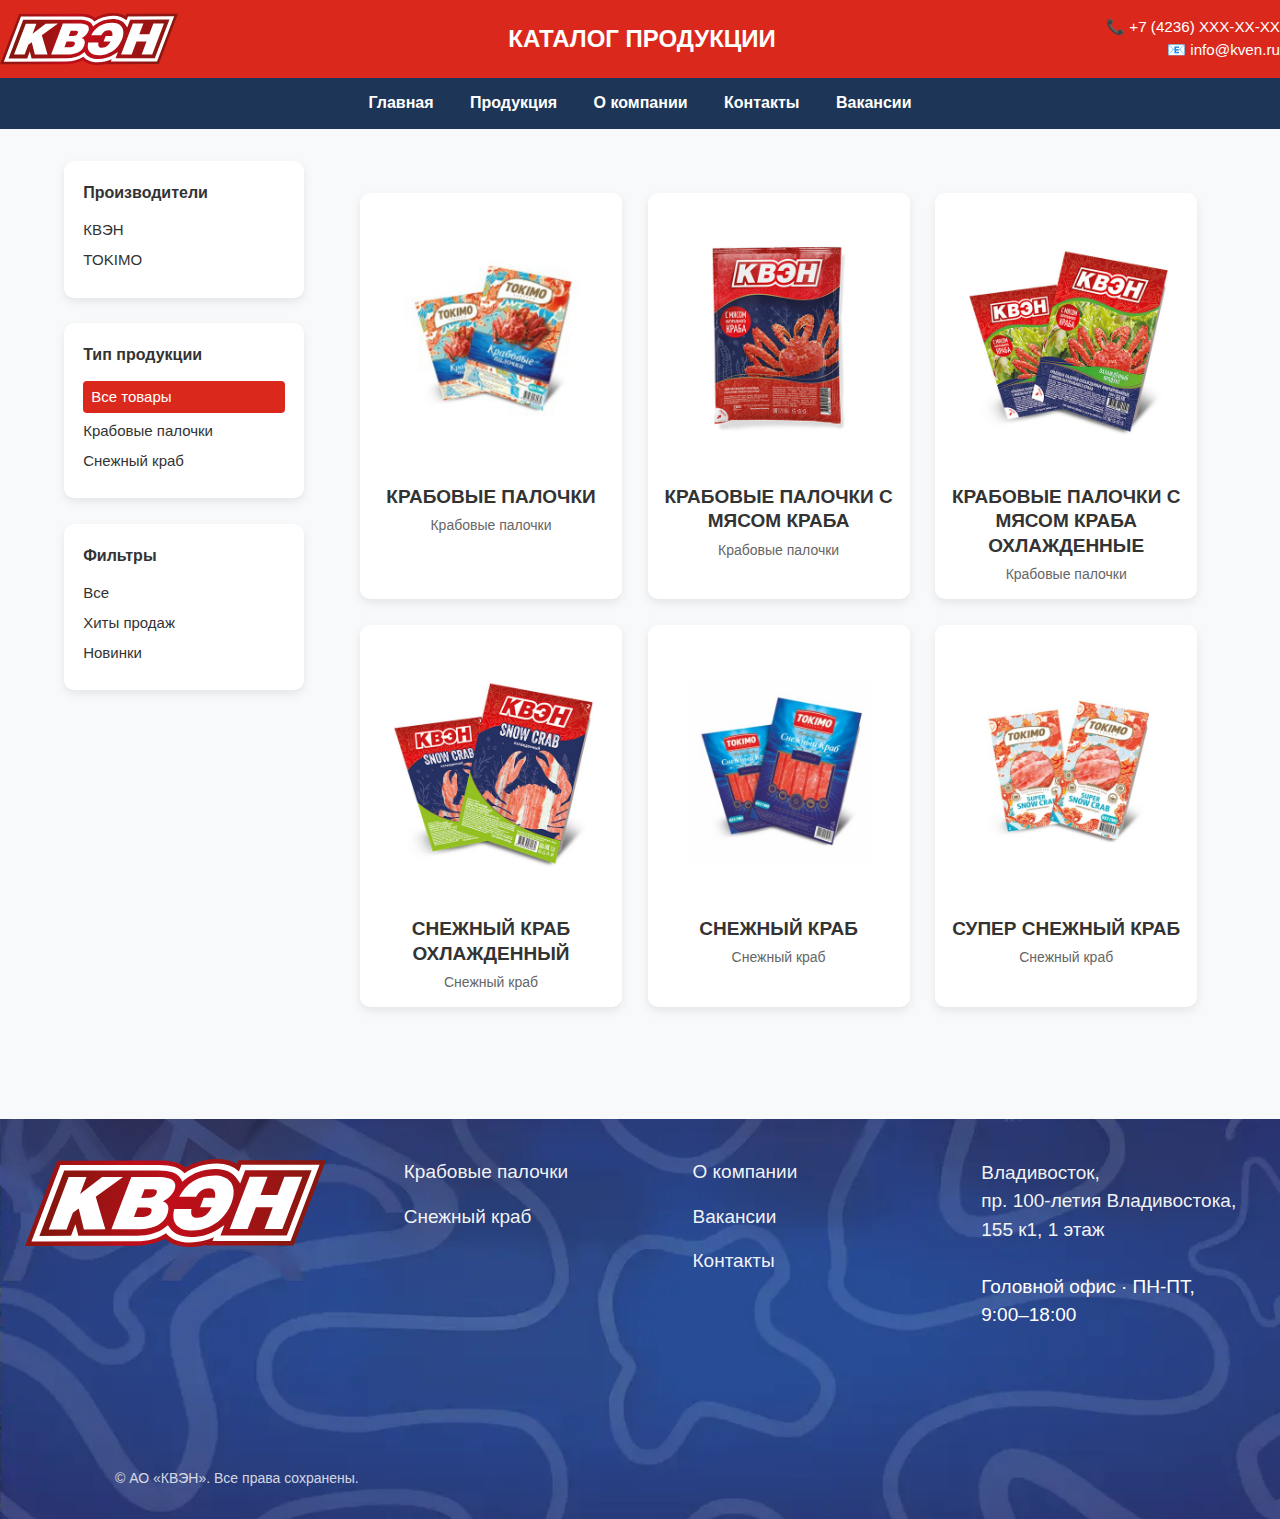
<file: products.html>
<!DOCTYPE html>
<html lang="ru">
<head>
  <meta charset="UTF-8" />
  <meta name="viewport" content="width=device-width, initial-scale=1.0"/>
  <title>Продукция — Завод крабовых палочек “КВЭН”</title>
  <link rel="stylesheet" href="style.css">
  <style>
    .sidebar ul {
      list-style: none;
      padding: 0;
    }
    .sidebar ul li {
      margin: 6px 0;
    }
    .sidebar a {
      text-decoration: none;
      color: inherit;
      display: block;
    }
    .sidebar a.active {
      background-color: #DA291C;
      color: white;
      padding: 4px 8px;
      border-radius: 4px;
    }
  </style>
</head>
<body>

<!-- Хедер с логотипом -->
<header class="main-header">
  <div class="header-container">
    <div class="logo">
      <a href="index.html">
        <img src="images/new_logo.svg" alt="Акционерное общество «КВЭН»">
      </a>
    </div>
    <div class="header-title">
      КАТАЛОГ ПРОДУКЦИИ
    </div>
    <div class="header-contact">
      📞 +7 (4236) XXX-XX-XX<br>
      📧 info@kven.ru
    </div>
  </div>
</header>

<!-- Обновлённое меню -->
<nav class="main-nav">
  <div class="nav-container">
    <a href="index.html">Главная</a>
    <a href="products.html">Продукция</a>
    <a href="about.html">О компании</a>
    <a href="contacts.html">Контакты</a>
    <a href="vacancies.html">Вакансии</a>
  </div>
</nav>

<!-- Основной контент -->
<div class="page-wrapper">
  <!-- Левый сайдбар -->
  <aside class="sidebar">
    <div class="sidebar-block">
      <h3>Производители</h3>
      <ul class="filter-list">
        <li><a href="#" data-category="kven">КВЭН</a></li>
        <li><a href="#" data-category="tokimo">TOKIMO</a></li>
      </ul>
    </div>

    <div class="sidebar-block">
      <h3>Тип продукции</h3>
      <ul class="filter-list">
        <li><a href="#" data-category="all">Все товары</a></li>
        <li><a href="#" data-category="crab-sticks">Крабовые палочки</a></li>
        <li><a href="#" data-category="snow-crab">Снежный краб</a></li>
      </ul>
    </div>

    <div class="sidebar-block">
      <h3>Фильтры</h3>
      <ul class="filter-list">
        <li><a href="#" data-category="all">Все</a></li>
        <li><a href="#" data-category="bestseller">Хиты продаж</a></li>
        <li><a href="#" data-category="new">Новинки</a></li>
      </ul>
    </div>
  </aside>

  <!-- Сетка товаров -->
  <main class="products-main">
    <!-- 1. TOKIMO: Крабовые палочки -->
    <div class="product-card" data-category="tokimo crab-sticks">
      <a href="products/crab_sticks.html">
        <img src="products/images/tokimo_crab_stiks_.jpg" alt="Крабовые палочки TOKIMO">
        <div class="title-main">КРАБОВЫЕ ПАЛОЧКИ</div>
        <div class="title-sub">Крабовые палочки</div>
      </a>
    </div>

    <!-- 2. КВЭН: Крабовые палочки с мясом краба — хит -->
    <div class="product-card" data-category="kven crab-sticks bestseller">
      <a href="products/crab_sticks_meat.html">
        <img src="products/images/kven_sticks_meat.jpg" alt="Крабовые палочки с мясом краба">
        <div class="title-main">КРАБОВЫЕ ПАЛОЧКИ С МЯСОМ КРАБА</div>
        <div class="title-sub">Крабовые палочки</div>
      </a>
    </div>

    <!-- 3. КВЭН: Охлаждённые крабовые палочки -->
    <div class="product-card" data-category="kven crab-sticks">
      <a href="products/crab_sticks_meat_cool.html">
        <img src="products/images/kven_sticks_meat_cool.jpg" alt="Охлаждённые крабовые палочки с мясом краба">
        <div class="title-main">КРАБОВЫЕ ПАЛОЧКИ С МЯСОМ КРАБА ОХЛАЖДЕННЫЕ</div>
        <div class="title-sub">Крабовые палочки</div>
      </a>
    </div>

    <!-- 4. КВЭН: Снежный краб охлаждённый -->
    <div class="product-card" data-category="kven snow-crab">
      <a href="products/snow_crab_cool.html">
        <img src="products/images/kven_snow_crab_cool.jpg" alt="Охлаждённый снежный краб">
        <div class="title-main">СНЕЖНЫЙ КРАБ ОХЛАЖДЕННЫЙ</div>
        <div class="title-sub">Снежный краб</div>
      </a>
    </div>

    <!-- 5. TOKIMO: Снежный краб -->
    <div class="product-card" data-category="tokimo snow-crab">
      <a href="products/snow_crab.html">
        <img src="products/images/tokimo_snow_crab_.jpg" alt="Снежный краб TOKIMO">
        <div class="title-main">СНЕЖНЫЙ КРАБ</div>
        <div class="title-sub">Снежный краб</div>
      </a>
    </div>

    <!-- 6. TOKIMO: Супер снежный краб -->
    <div class="product-card" data-category="tokimo snow-crab">
      <a href="products/super_snow_crab.html">
        <img src="products/images/tokimo_super_snow_crab_.jpg" alt="Супер снежный краб TOKIMO">
        <div class="title-main">СУПЕР СНЕЖНЫЙ КРАБ</div>
        <div class="title-sub">Снежный краб</div>
      </a>
    </div>
  </main>
</div>

<!-- Футер -->
<footer class="main-footer">
  <div class="footer-grid-wrapper">
    <div class="footer-grid">
      <div class="footer-col logo-col">
        <a href="index.html">
          <img src="images/new_logo.svg" alt="Завод КВЭН">
        </a>
      </div>
      <div class="footer-col">
        <ul class="footer-links">
          <li><a href="products.html">Крабовые палочки</a></li>
          <li><a href="products.html">Снежный краб</a></li>
        </ul>
      </div>
      <div class="footer-col">
        <ul class="footer-links">
          <li><a href="about.html">О компании</a></li>
          <li><a href="vacancies.html">Вакансии</a></li>
          <li><a href="contacts.html">Контакты</a></li>
        </ul>
      </div>
      <div class="footer-col footer-address">
        <a href="https://yandex.ru/maps/75/vladivostok/house/prospekt_100_letiya_vladivostoka_155k1/ZUoHaA5hTk0AVEJuYGJwdnRhZg8=/?ll=131.917878%2C43.178228&utm_source=share&z=16" target="_blank" rel="noopener">
          Владивосток,<br>
          пр. 100-летия Владивостока, 155 к1, 1 этаж
        </a><br>
        Головной офис · ПН-ПТ, 9:00–18:00
      </div>
    </div>
  </div>
  <div class="footer-copyright">
    © АО «КВЭН». Все права сохранены.
  </div>
</footer>

<script>
  document.addEventListener('DOMContentLoaded', function () {
    const filterLinks = document.querySelectorAll('.sidebar a[data-category]');
    const productCards = document.querySelectorAll('.product-card');

    function filterProducts(selectedCategory) {
      productCards.forEach(card => {
        const categories = card.dataset.category.split(' ');
        if (selectedCategory === 'all' || categories.includes(selectedCategory)) {
          card.style.display = 'block';
        } else {
          card.style.display = 'none';
        }
      });
    }

    filterLinks.forEach(link => {
      link.addEventListener('click', function (e) {
        e.preventDefault();
        filterLinks.forEach(l => l.classList.remove('active'));
        this.classList.add('active');
        filterProducts(this.dataset.category);
      });
    });

    // Активируем "Все товары" при загрузке
    const allLink = document.querySelector('.sidebar a[data-category="all"]');
    if (allLink) {
      allLink.classList.add('active');
      filterProducts('all');
    }
  });
</script>

</body>
</html>
</file>
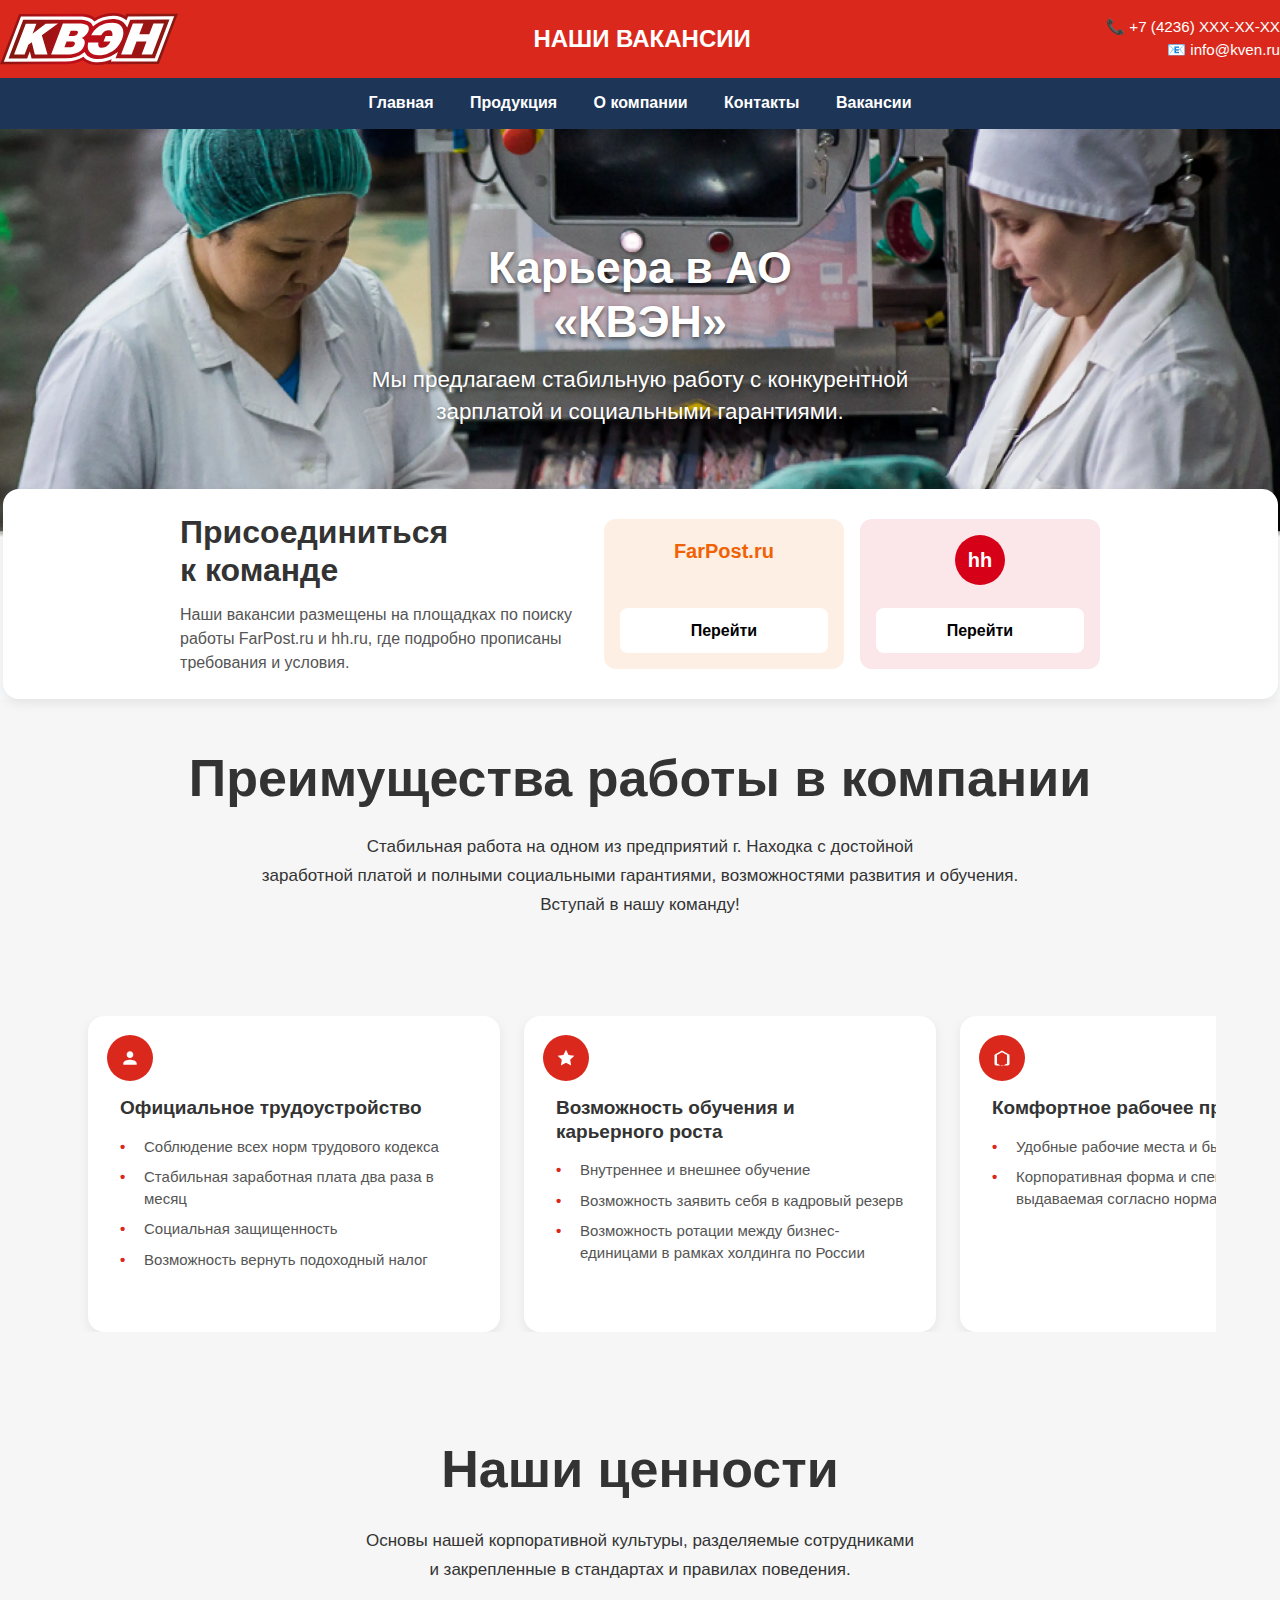
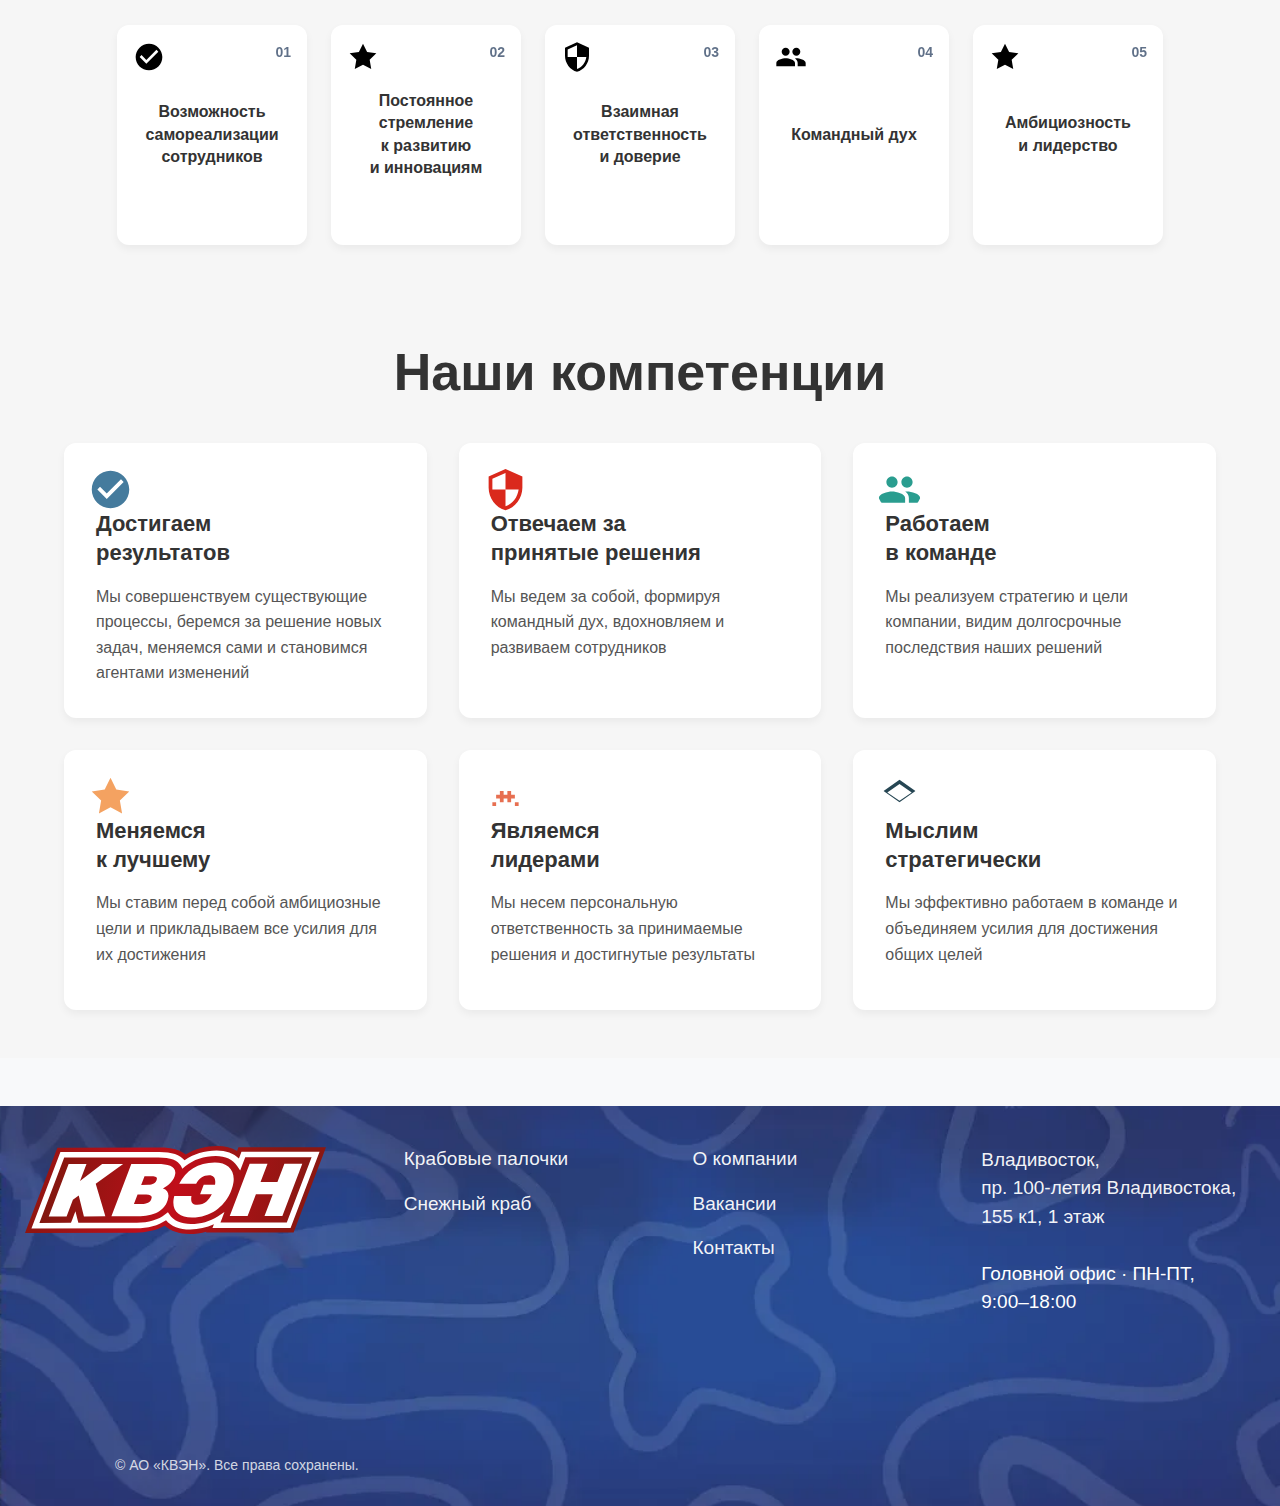
<file: vacancies.html>
<!DOCTYPE html>
<html lang="ru">
<head>
  <meta charset="UTF-8" />
  <meta name="viewport" content="width=device-width, initial-scale=1.0"/>
  <title>Вакансии — Завод крабовых палочек “КВЭН”</title>
  <link rel="stylesheet" href="style.css">
</head>
<body>

<!-- Хедер -->
<header class="main-header">
  <div class="header-container">
    <div class="logo">
      <a href="index.html">
        <img src="images/new_logo.svg" alt="Акционерное общество «КВЭН»">
      </a>
    </div>
    <div class="header-title">
      НАШИ ВАКАНСИИ
    </div>
    <div class="header-contact">
      📞 +7 (4236) XXX-XX-XX<br>
      📧 info@kven.ru
    </div>
  </div>
</header>

<!-- Навигация -->
<nav class="main-nav">
  <div class="nav-container">
    <a href="index.html">Главная</a>
    <a href="products.html">Продукция</a>
    <a href="about.html">О компании</a>
    <a href="contacts.html">Контакты</a>
    <a href="vacancies.html">Вакансии</a>
  </div>
</nav>

<!-- Баннер с центрированным текстом -->
<div class="vacancies-banner">
  <img src="images/vacancies_main_pic.webp" alt="Карьера в АО КВЭН">
  <div class="vacancies-banner-text">
    <h1>Карьера в АО<br>«КВЭН»</h1>
    <p>Мы предлагаем стабильную работу с конкурентной<br>зарплатой и социальными гарантиями.</p>
  </div>
</div>

<!-- Промо-блок: Присоединиться к команде -->
<div class="join-team-promo">
  <div class="container">
    <div class="join-team-content">
      <div class="join-team-text">
        <h2>Присоединиться<br>к команде</h2>
        <p>Наши вакансии размещены на площадках по поиску<br>работы FarPost.ru и hh.ru, где подробно прописаны<br>требования и условия.</p>
      </div>
      <div class="join-team-platforms">
        <div class="platform-card farpost-card">
          <div class="platform-name">FarPost.ru</div>
          <a href="https://www.farpost.ru/nakhodka/rabota/vacansii/?query=%D0%9A%D0%92%D0%AD%D0%9D#center=131.89228990478512%2C43.11365458128561&zoom=13" target="_blank" rel="noopener" class="platform-button">Перейти</a>
        </div>
        <div class="platform-card hh-card">
          <div class="platform-icon-hh">hh</div>
          <a href="https://vladivostok.hh.ru/employer/2368?hhtmFrom=vacancy#vacancies" target="_blank" rel="noopener" class="platform-button">Перейти</a>
        </div>
      </div>
    </div>
  </div>
</div>

<!-- Блок преимуществ -->
<section class="vacancies-advantages">
  <div class="container">
    <h1>Преимущества работы в компании</h1>
    <p>Стабильная работа на одном из предприятий г. Находка с достойной<br>заработной платой и полными социальными гарантиями, возможностями развития и обучения.<br>Вступай в нашу команду!</p>
  </div>
</section>

<!-- Блок: Социальные гарантии и условия -->
<section class="benefits-cards-section">
  <div class="container">
    <div class="benefits-cards-container" id="benefitsCardsContainer">
      <!-- Карточка 1 -->
      <div class="benefit-card">
        <div class="benefit-icon icon-employment"></div>
        <h2>Официальное трудоустройство</h2>
        <ul>
          <li>Соблюдение всех норм трудового кодекса</li>
          <li>Стабильная заработная плата два раза в месяц</li>
          <li>Социальная защищенность</li>
          <li>Возможность вернуть подоходный налог</li>
        </ul>
      </div>
      <!-- Карточка 2 -->
      <div class="benefit-card">
        <div class="benefit-icon icon-growth"></div>
        <h2>Возможность обучения и карьерного роста</h2>
        <ul>
          <li>Внутреннее и внешнее обучение</li>
          <li>Возможность заявить себя в кадровый резерв</li>
          <li>Возможность ротации между бизнес-единицами в рамках холдинга по России</li>
        </ul>
      </div>
      <!-- Карточка 3 -->
      <div class="benefit-card">
        <div class="benefit-icon icon-comfort"></div>
        <h2>Комфортное рабочее пространство</h2>
        <ul>
          <li>Удобные рабочие места и бытовые условия</li>
          <li>Корпоративная форма и спецодежда, выдаваемая согласно нормам</li>
        </ul>
      </div>
      <!-- Карточка 4 -->
      <div class="benefit-card">
        <div class="benefit-icon icon-culture"></div>
        <h2>Корпоративная жизнь</h2>
        <ul>
          <li>Корпоративные мероприятия к значимым датам</li>
          <li>Программа поощрения «Браво», ТОП 3, Спецэффект</li>
        </ul>
      </div>
      <!-- Карточка 5 -->
      <div class="benefit-card">
        <div class="benefit-icon icon-transport"></div>
        <h2>Доставка сотрудников</h2>
        <ul>
          <li>Возможность пользоваться корпоративным транспортом</li>
          <li>Компенсация оплаты проезда к месту отдыха</li>
        </ul>
      </div>
    </div>
  </div>
</section>

<!-- Блок "Наши ценности" -->
<section class="values-section-custom">
  <div class="container">
    <h1>Наши ценности</h1>
    <p class="values-desc-custom">
      Основы нашей корпоративной культуры, разделяемые сотрудниками<br>
      и закрепленные в стандартах и правилах поведения.
    </p>
    <div class="values-grid-custom">
      <div class="value-card-custom" data-number="01">
        <div class="value-icon-custom icon-realization"></div>
        <div class="value-text-custom">Возможность<br>самореализации<br>сотрудников</div>
      </div>
      <div class="value-card-custom" data-number="02">
        <div class="value-icon-custom icon-innovation"></div>
        <div class="value-text-custom">Постоянное<br>стремление<br>к развитию<br>и инновациям</div>
      </div>
      <div class="value-card-custom" data-number="03">
        <div class="value-icon-custom icon-trust"></div>
        <div class="value-text-custom">Взаимная<br>ответственность<br>и доверие</div>
      </div>
      <div class="value-card-custom" data-number="04">
        <div class="value-icon-custom icon-team"></div>
        <div class="value-text-custom">Командный дух</div>
      </div>
      <div class="value-card-custom" data-number="05">
        <div class="value-icon-custom icon-leadership"></div>
        <div class="value-text-custom">Амбициозность<br>и лидерство</div>
      </div>
    </div>
  </div>
</section>

<!-- Блок "Наши компетенции" -->
<section class="competencies-section">
  <div class="container">
    <h1>Наши компетенции</h1>
    <div class="competencies-grid">
      <div class="competency-card">
        <div class="competency-icon icon-results"></div>
        <h2>Достигаем<br>результатов</h2>
        <p>Мы совершенствуем существующие процессы, беремся за решение новых задач, меняемся сами и становимся агентами изменений</p>
      </div>
      <div class="competency-card">
        <div class="competency-icon icon-responsibility"></div>
        <h2>Отвечаем за<br>принятые решения</h2>
        <p>Мы ведем за собой, формируя командный дух, вдохновляем и развиваем сотрудников</p>
      </div>
      <div class="competency-card">
        <div class="competency-icon icon-teamwork"></div>
        <h2>Работаем<br>в команде</h2>
        <p>Мы реализуем стратегию и цели компании, видим долгосрочные последствия наших решений</p>
      </div>
      <div class="competency-card">
        <div class="competency-icon icon-improvement"></div>
        <h2>Меняемся<br>к лучшему</h2>
        <p>Мы ставим перед собой амбициозные цели и прикладываем все усилия для их достижения</p>
      </div>
      <div class="competency-card">
        <div class="competency-icon icon-leadership-2"></div>
        <h2>Являемся<br>лидерами</h2>
        <p>Мы несем персональную ответственность за принимаемые решения и достигнутые результаты</p>
      </div>
      <div class="competency-card">
        <div class="competency-icon icon-strategy"></div>
        <h2>Мыслим<br>стратегически</h2>
        <p>Мы эффективно работаем в команде и объединяем усилия для достижения общих целей</p>
      </div>
    </div>
  </div>
</section>

<!-- Футер -->
<footer class="main-footer">
  <div class="footer-grid-wrapper">
    <div class="footer-grid">
      <div class="footer-col logo-col">
        <a href="index.html">
          <img src="images/new_logo.svg" alt="Завод КВЭН">
        </a>
      </div>
      <div class="footer-col">
        <ul class="footer-links">
          <li><a href="products.html">Крабовые палочки</a></li>
          <li><a href="products.html">Снежный краб</a></li>
        </ul>
      </div>
      <div class="footer-col">
        <ul class="footer-links">
          <li><a href="about.html">О компании</a></li>
          <li><a href="vacancies.html">Вакансии</a></li>
          <li><a href="contacts.html">Контакты</a></li>
        </ul>
      </div>
      <div class="footer-col footer-address">
        <a href="https://yandex.ru/maps/75/vladivostok/house/prospekt_100_letiya_vladivostoka_155k1/ZUoHaA5hTk0AVEJuYGJwdnRhZg8=/?ll=131.917878%2C43.178228&utm_source=share&z=16" target="_blank" rel="noopener">
          Владивосток,<br>
          пр. 100-летия Владивостока, 155 к1, 1 этаж
        </a><br>
        Головной офис · ПН-ПТ, 9:00–18:00
      </div>
    </div>
  </div>
  <div class="footer-copyright">
    © АО «КВЭН». Все права сохранены.
  </div>
</footer>

</body>
</html>
</file>
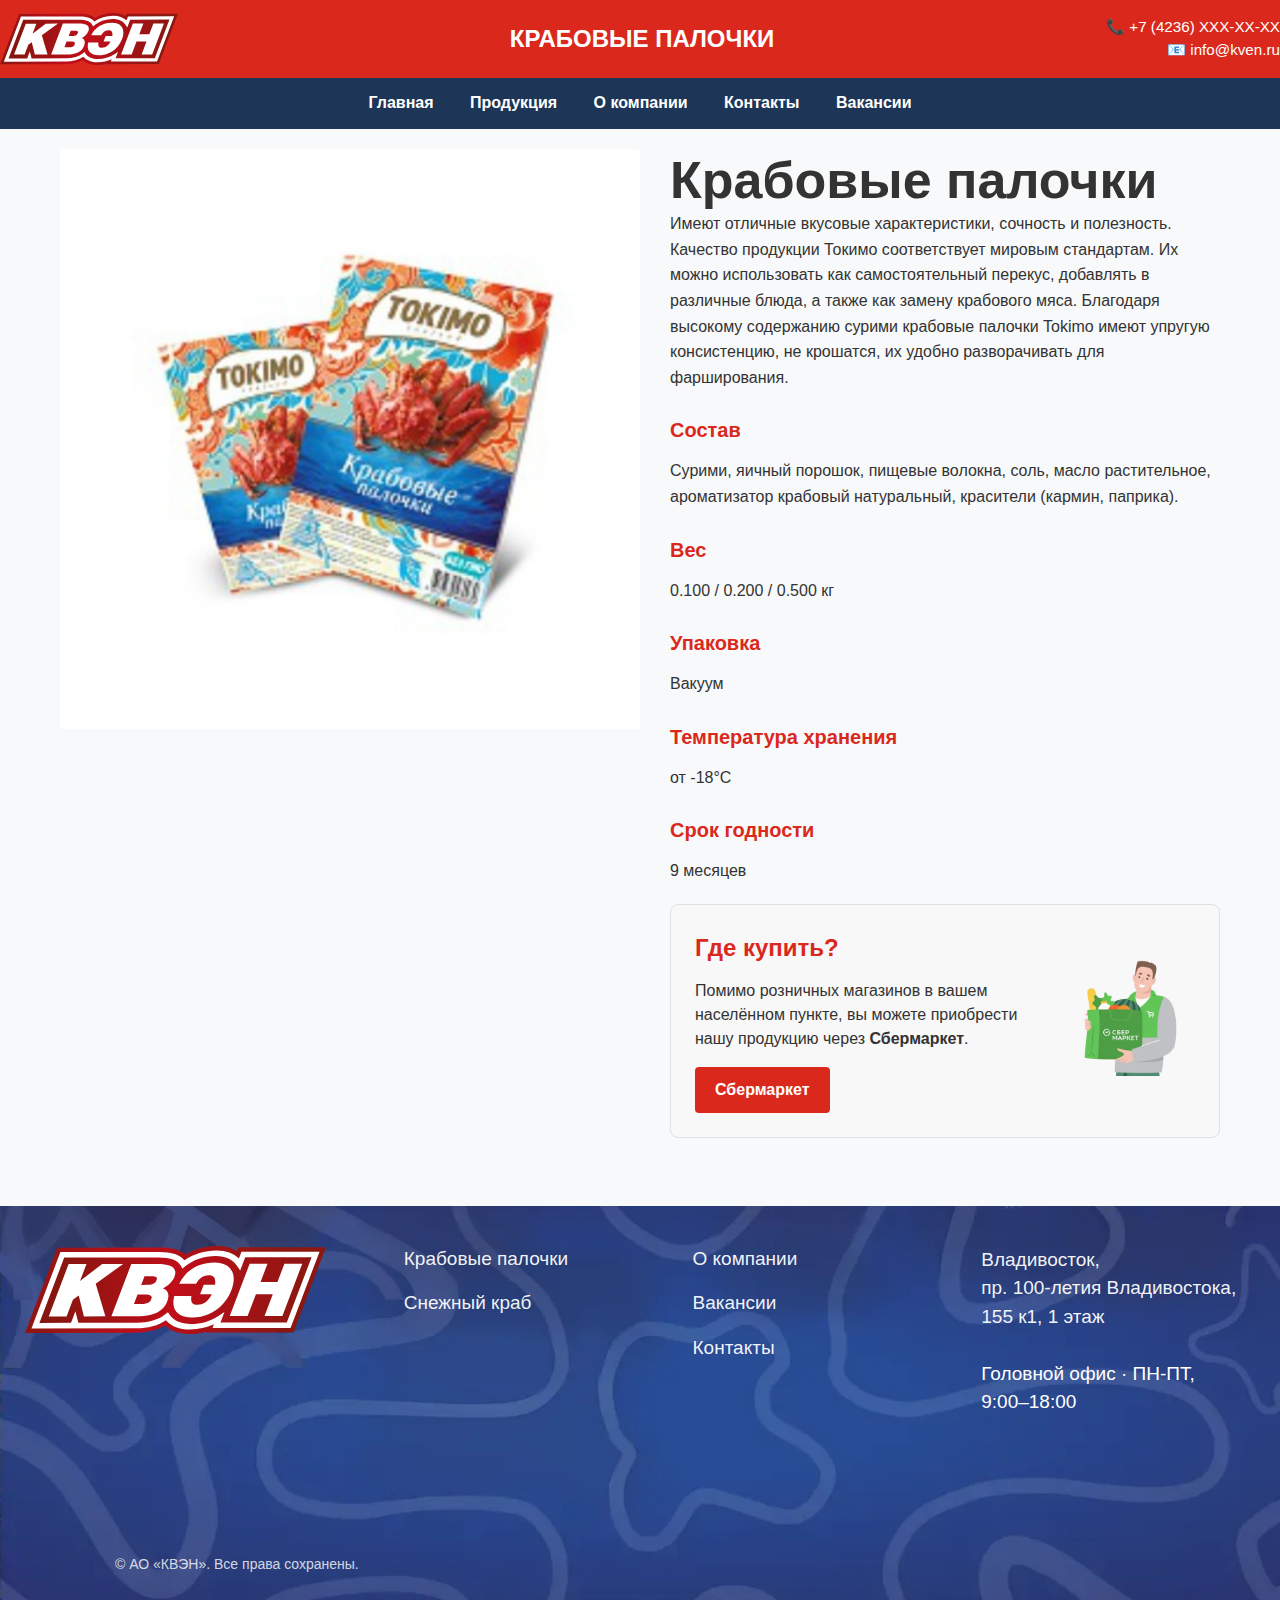
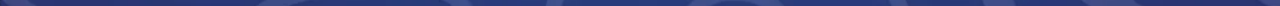
<file: products/crab_sticks.html>
<!DOCTYPE html>
<html lang="ru">
<head>
  <meta charset="UTF-8" />
  <meta name="viewport" content="width=device-width, initial-scale=1.0"/>
  <title>Крабовые палочки — Завод «КВЭН»</title>
  <link rel="stylesheet" href="../style.css">
  <style>
    /* Локальные стили для страницы продукта */
    .product-detail {
      display: flex;
      gap: 30px;
      align-items: flex-start;
      padding: 20px;
      max-width: 1200px;
      margin: 0 auto;
    }
    .product-image {
      flex: 0 0 50%;
      max-width: 600px;
    }
    .product-image img {
      width: 100%;
      height: auto;
      object-fit: cover;
      border-radius: 4px;
    }
    .product-info {
      flex: 1;
      min-width: 0;
    }
    .product-info h1 {
      margin-top: 0;
      font-size: 52px;
      font-weight: bold;
      color: #333;
      line-height: 1.2;
    }
    .product-info p {
      margin: 0 0 16px;
      line-height: 1.6;
    }
    .spec-section {
      margin-top: 24px;
    }
    .spec-section h2 {
      font-size: 20px;
      margin: 20px 0 12px;
      color: #DA291C;
    }
    .spec-section p {
      margin: 0 0 8px;
    }

    /* Блок "Где купить?" */
    .where-to-buy {
      display: flex;
      align-items: center;
      background-color: #f8f8f8;
      border: 1px solid #e0e0e0;
      border-radius: 8px;
      padding: 24px;
      gap: 20px;
      margin-top: 20px;
      flex-wrap: wrap;
    }
    .where-to-buy-text {
      flex: 1;
      min-width: 250px;
    }
    .where-to-buy-text h2 {
      font-size: 24px;
      font-weight: bold;
      color: #DA291C;
      margin: 0 0 12px;
    }
    .where-to-buy-text p {
      font-size: 16px;
      line-height: 1.5;
      margin: 0 0 16px;
    }
    .where-to-buy-img {
      flex: 0 0 auto;
      max-width: 120px;
    }
    .where-to-buy-img img {
      width: 100%;
      height: auto;
      border-radius: 4px;
    }
    .where-to-buy a.button {
      display: inline-block;
      background-color: #DA291C;
      color: white;
      padding: 10px 20px;
      text-decoration: none;
      border-radius: 4px;
      font-weight: bold;
      font-size: 16px;
      transition: background-color 0.2s;
    }
    .where-to-buy a.button:hover {
      background-color: #c0231a;
    }
  </style>
</head>
<body>

<!-- Хедер с логотипом -->
<header class="main-header">
  <div class="header-container">
    <div class="logo">
      <a href="../index.html">
        <img src="../images/new_logo.svg" alt="Акционерное общество «КВЭН»">
      </a>
    </div>
    <div class="header-title">
      КРАБОВЫЕ ПАЛОЧКИ
    </div>
    <div class="header-contact">
      📞 +7 (4236) XXX-XX-XX<br>
      📧 info@kven.ru
    </div>
  </div>
</header>

<!-- Обновлённое меню -->
<nav class="main-nav">
  <div class="nav-container">
    <a href="../index.html">Главная</a>
    <a href="../products.html">Продукция</a>
    <a href="../about.html">О компании</a>
    <a href="../contacts.html">Контакты</a>
    <a href="../vacancies.html">Вакансии</a>
  </div>
</nav>

<!-- Контент страницы продукта -->
<main class="product-detail">
  <div class="product-image">
    <img src="images/tokimo_crab_stiks_.jpg" alt="Крабовые палочки TOKIMO">
  </div>
  <div class="product-info">
    <h1>Крабовые палочки</h1>
    <p>Имеют отличные вкусовые характеристики, сочность и полезность. Качество продукции Токимо соответствует мировым стандартам. Их можно использовать как самостоятельный перекус, добавлять в различные блюда, а также как замену крабового мяса. Благодаря высокому содержанию сурими крабовые палочки Tokimo имеют упругую консистенцию, не крошатся, их удобно разворачивать для фарширования.</p>

    <div class="spec-section">
      <h2>Состав</h2>
      <p>Сурими, яичный порошок, пищевые волокна, соль, масло растительное, ароматизатор крабовый натуральный, красители (кармин, паприка).</p>
    </div>

    <div class="spec-section">
      <h2>Вес</h2>
      <p>0.100 / 0.200 / 0.500 кг</p>
    </div>

    <div class="spec-section">
      <h2>Упаковка</h2>
      <p>Вакуум</p>
    </div>

    <div class="spec-section">
      <h2>Температура хранения</h2>
      <p>от -18°С</p>
    </div>

    <div class="spec-section">
      <h2>Срок годности</h2>
      <p>9 месяцев</p>
    </div>

    <!-- Блок "Где купить?" -->
    <div class="where-to-buy">
      <div class="where-to-buy-text">
        <h2>Где купить?</h2>
        <p>Помимо розничных магазинов в вашем населённом пункте, вы можете приобрести нашу продукцию через <strong>Сбермаркет</strong>.</p>
        <a href="https://kuper.ru/?utm_referrer=https%3a%2f%2fkven.ru%2f" target="_blank" rel="noopener" class="button">Сбермаркет</a>
      </div>
      <div class="where-to-buy-img">
        <img src="images/sber_guy.webp" alt="Сбермаркет — доставка продуктов">
      </div>
    </div>
  </div>
</main>

<!-- Футер (для файлов внутри папки products/) -->
<footer class="main-footer">
  <div class="footer-grid-wrapper">
    <div class="footer-grid">
      <div class="footer-col logo-col">
        <a href="../index.html">
          <img src="../images/new_logo.svg" alt="Завод КВЭН">
        </a>
      </div>
      <div class="footer-col">
        <ul class="footer-links">
          <li><a href="../products.html">Крабовые палочки</a></li>
          <li><a href="../products.html">Снежный краб</a></li>
        </ul>
      </div>
      <div class="footer-col">
        <ul class="footer-links">
          <li><a href="../about.html">О компании</a></li>
          <li><a href="../vacancies.html">Вакансии</a></li>
          <li><a href="../contacts.html">Контакты</a></li>
        </ul>
      </div>
      <div class="footer-col footer-address">
        <a href="https://yandex.ru/maps/..." target="_blank" rel="noopener">
          Владивосток,<br>
          пр. 100-летия Владивостока, 155 к1, 1 этаж
        </a><br>
        Головной офис · ПН-ПТ, 9:00–18:00
      </div>
    </div>
  </div>
  <div class="footer-copyright">
    © АО «КВЭН». Все права сохранены.
  </div>
</footer>

</body>
</html>
</file>
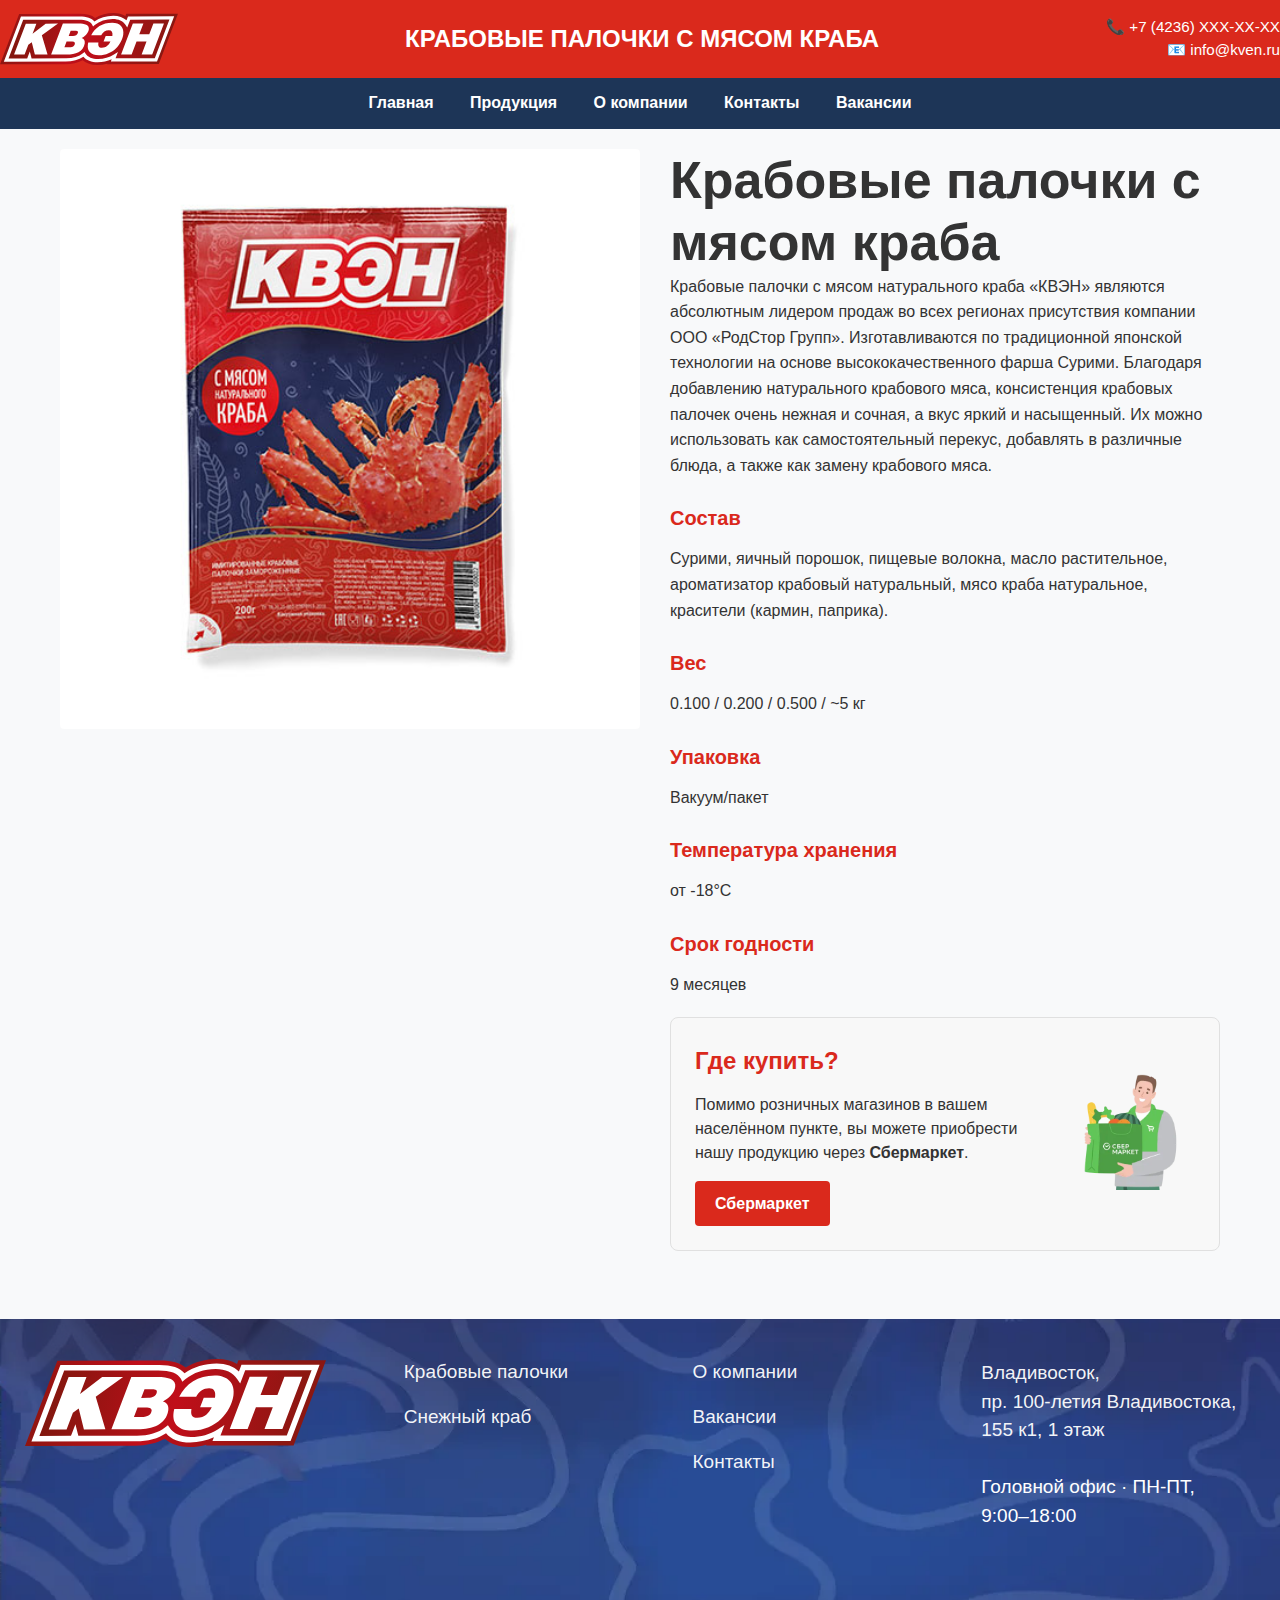
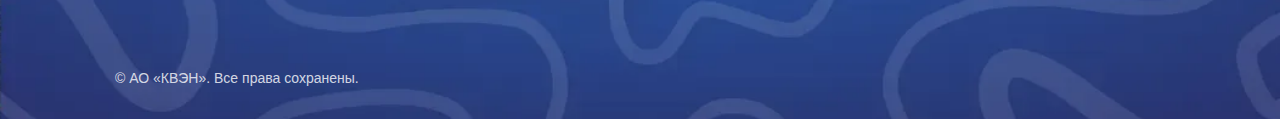
<file: products/crab_sticks_meat.html>
<!DOCTYPE html>
<html lang="ru">
<head>
  <meta charset="UTF-8" />
  <meta name="viewport" content="width=device-width, initial-scale=1.0"/>
  <title>Крабовые палочки с мясом краба — Завод «КВЭН»</title>
  <link rel="stylesheet" href="../style.css">
  <style>
    /* Локальные стили для страницы продукта */
    .product-detail {
      display: flex;
      gap: 30px;
      align-items: flex-start;
      padding: 20px;
      max-width: 1200px;
      margin: 0 auto;
    }
    .product-image {
      flex: 0 0 50%;
      max-width: 600px;
    }
    .product-image img {
      width: 100%;
      height: auto;
      object-fit: cover;
      border-radius: 4px;
    }
    .product-info {
      flex: 1;
      min-width: 0;
    }
    .product-info h1 {
      margin-top: 0;
      font-size: 52px;
      font-weight: bold;
      color: #333;
      line-height: 1.2;
    }
    .product-info p {
      margin: 0 0 16px;
      line-height: 1.6;
    }
    .spec-section {
      margin-top: 24px;
    }
    .spec-section h2 {
      font-size: 20px;
      margin: 20px 0 12px;
      color: #DA291C;
    }
    .spec-section p {
      margin: 0 0 8px;
    }

    /* Блок "Где купить?" — горизонтальный, с текстом слева и картинкой справа */
    .where-to-buy {
      display: flex;
      align-items: center;
      background-color: #f8f8f8;
      border: 1px solid #e0e0e0;
      border-radius: 8px;
      padding: 24px;
      gap: 20px;
      margin-top: 20px;
      flex-wrap: wrap;
    }
    .where-to-buy-text {
      flex: 1;
      min-width: 250px;
    }
    .where-to-buy-text h2 {
      font-size: 24px;
      font-weight: bold;
      color: #DA291C;
      margin: 0 0 12px;
    }
    .where-to-buy-text p {
      font-size: 16px;
      line-height: 1.5;
      margin: 0 0 16px;
    }
    .where-to-buy-img {
      flex: 0 0 auto;
      max-width: 120px; /* ← уменьшено в 2 раза */
    }
    .where-to-buy-img img {
      width: 100%;
      height: auto;
      border-radius: 4px;
    }
    .where-to-buy a.button {
      display: inline-block;
      background-color: #DA291C;
      color: white;
      padding: 10px 20px;
      text-decoration: none;
      border-radius: 4px;
      font-weight: bold;
      font-size: 16px;
      transition: background-color 0.2s;
    }
    .where-to-buy a.button:hover {
      background-color: #c0231a;
    }
  </style>
</head>
<body>

<!-- Хедер с логотипом -->
<header class="main-header">
  <div class="header-container">
    <div class="logo">
      <a href="../index.html">
        <img src="../images/new_logo.svg" alt="Акционерное общество «КВЭН»">
      </a>
    </div>
    <div class="header-title">
      КРАБОВЫЕ ПАЛОЧКИ С МЯСОМ КРАБА
    </div>
    <div class="header-contact">
      📞 +7 (4236) XXX-XX-XX<br>
      📧 info@kven.ru
    </div>
  </div>
</header>

<!-- Обновлённое меню -->
<nav class="main-nav">
  <div class="nav-container">
    <a href="../index.html">Главная</a>
    <a href="../products.html">Продукция</a>
    <a href="../about.html">О компании</a>
    <a href="../contacts.html">Контакты</a>
    <a href="../vacancies.html">Вакансии</a>
  </div>
</nav>

<!-- Контент страницы продукта -->
<main class="product-detail">
  <div class="product-image">
    <img src="images/kven_sticks_meat.jpg" alt="Крабовые палочки с мясом краба">
  </div>
  <div class="product-info">
    <h1>Крабовые палочки с мясом краба</h1>
    <p>Крабовые палочки с мясом натурального краба «КВЭН» являются абсолютным лидером продаж во всех регионах присутствия компании ООО «РодСтор Групп». Изготавливаются по традиционной японской технологии на основе высококачественного фарша Сурими. Благодаря добавлению натурального крабового мяса, консистенция крабовых палочек очень нежная и сочная, а вкус яркий и насыщенный. Их можно использовать как самостоятельный перекус, добавлять в различные блюда, а также как замену крабового мяса.</p>

    <div class="spec-section">
      <h2>Состав</h2>
      <p>Сурими, яичный порошок, пищевые волокна, масло растительное, ароматизатор крабовый натуральный, мясо краба натуральное, красители (кармин, паприка).</p>
    </div>

    <div class="spec-section">
      <h2>Вес</h2>
      <p>0.100 / 0.200 / 0.500 / ~5 кг</p>
    </div>

    <div class="spec-section">
      <h2>Упаковка</h2>
      <p>Вакуум/пакет</p>
    </div>

    <div class="spec-section">
      <h2>Температура хранения</h2>
      <p>от -18°С</p>
    </div>

    <div class="spec-section">
      <h2>Срок годности</h2>
      <p>9 месяцев</p>
    </div>

    <!-- Блок "Где купить?" — горизонтальный, с текстом и картинкой -->
    <div class="where-to-buy">
      <div class="where-to-buy-text">
        <h2>Где купить?</h2>
        <p>Помимо розничных магазинов в вашем населённом пункте, вы можете приобрести нашу продукцию через <strong>Сбермаркет</strong>.</p>
        <a href="https://kuper.ru/?utm_referrer=https%3a%2f%2fkven.ru%2f" target="_blank" rel="noopener" class="button">Сбермаркет</a>
      </div>
      <div class="where-to-buy-img">
        <img src="images/sber_guy.webp" alt="Сбермаркет — доставка продуктов">
      </div>
    </div>
  </div>
</main>

<!-- Футер (для файлов внутри папки products/) -->
<footer class="main-footer">
  <div class="footer-grid-wrapper">
    <div class="footer-grid">
      <div class="footer-col logo-col">
        <a href="../index.html">
          <img src="../images/new_logo.svg" alt="Завод КВЭН">
        </a>
      </div>
      <div class="footer-col">
        <ul class="footer-links">
          <li><a href="../products.html">Крабовые палочки</a></li>
          <li><a href="../products.html">Снежный краб</a></li>
        </ul>
      </div>
      <div class="footer-col">
        <ul class="footer-links">
          <li><a href="../about.html">О компании</a></li>
          <li><a href="../vacancies.html">Вакансии</a></li>
          <li><a href="../contacts.html">Контакты</a></li>
        </ul>
      </div>
      <div class="footer-col footer-address">
        <a href="https://yandex.ru/maps/..." target="_blank" rel="noopener">
          Владивосток,<br>
          пр. 100-летия Владивостока, 155 к1, 1 этаж
        </a><br>
        Головной офис · ПН-ПТ, 9:00–18:00
      </div>
    </div>
  </div>
  <div class="footer-copyright">
    © АО «КВЭН». Все права сохранены.
  </div>
</footer>

</body>
</html>
</file>
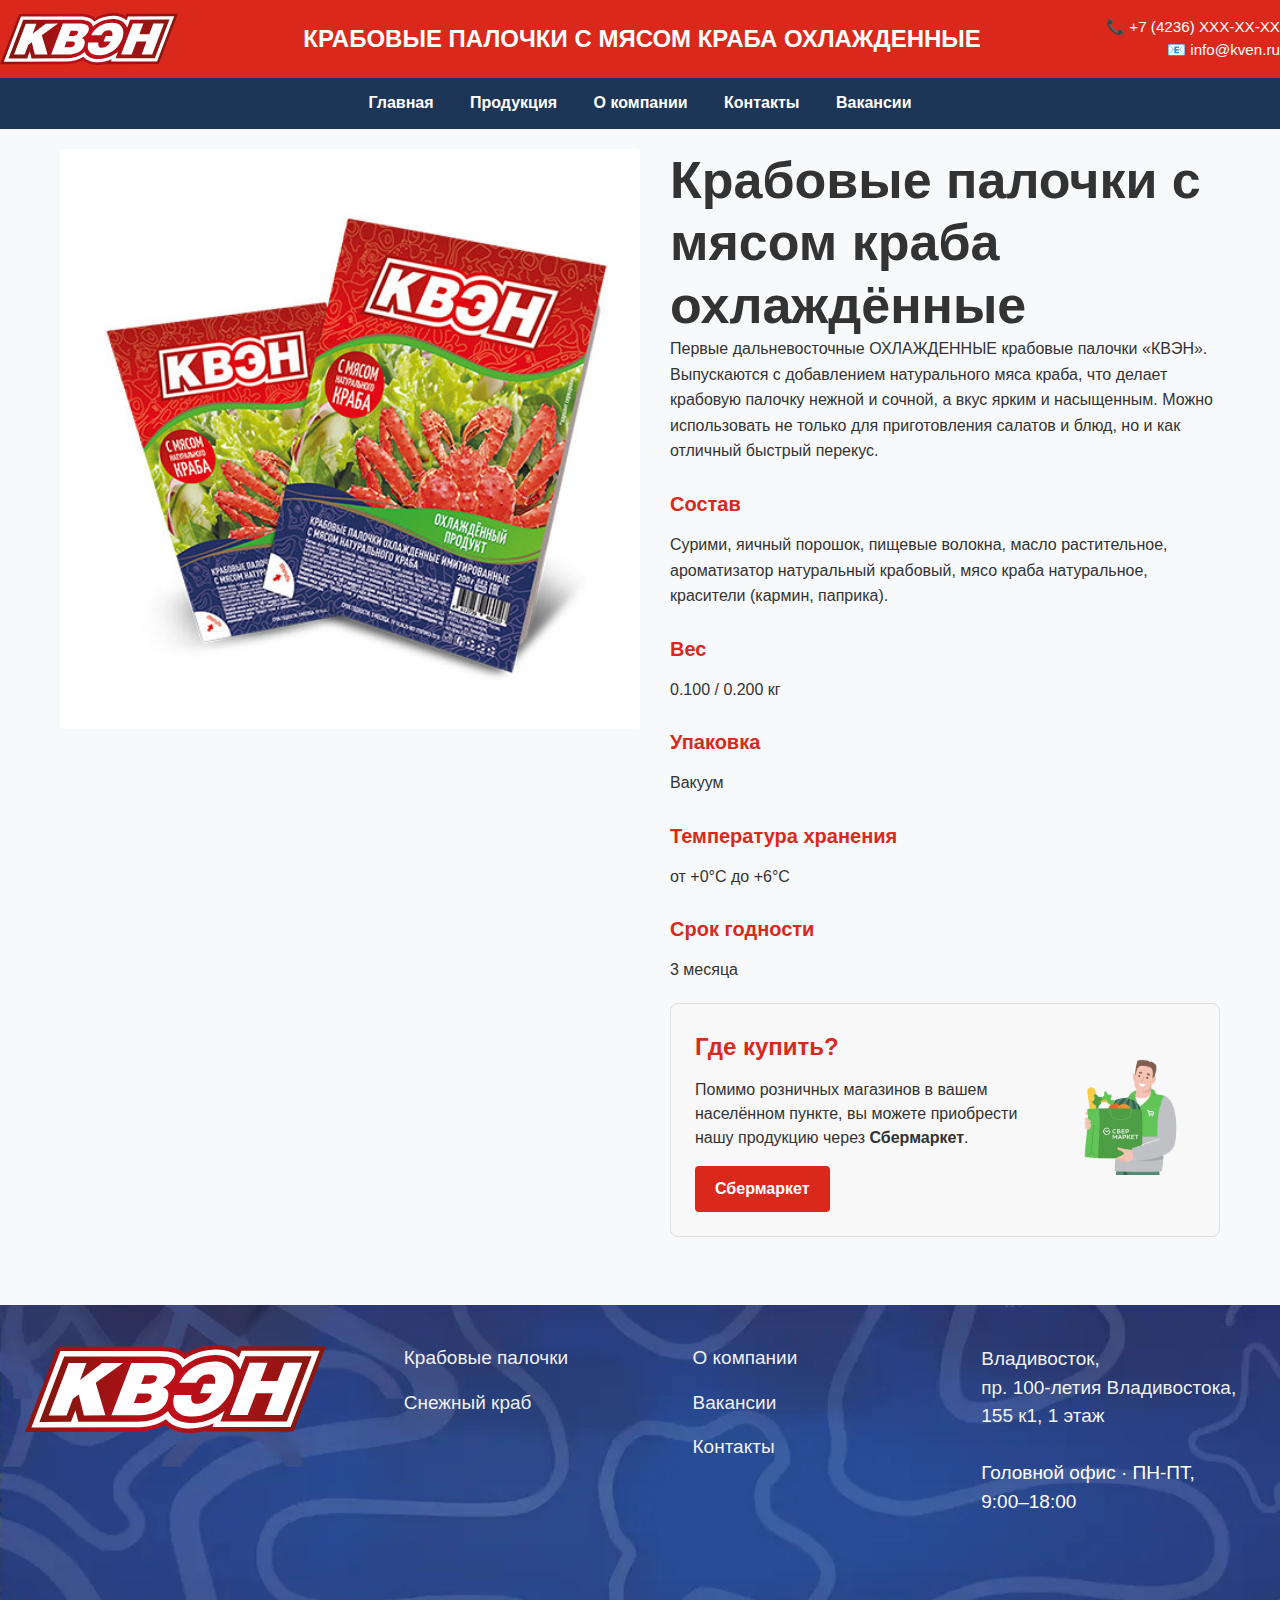
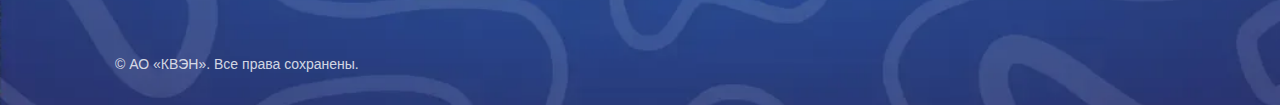
<file: products/crab_sticks_meat_cool.html>
<!DOCTYPE html>
<html lang="ru">
<head>
  <meta charset="UTF-8" />
  <meta name="viewport" content="width=device-width, initial-scale=1.0"/>
  <title>Крабовые палочки с мясом краба охлаждённые — Завод «КВЭН»</title>
  <link rel="stylesheet" href="../style.css">
  <style>
    /* Локальные стили для страницы продукта */
    .product-detail {
      display: flex;
      gap: 30px;
      align-items: flex-start;
      padding: 20px;
      max-width: 1200px;
      margin: 0 auto;
    }
    .product-image {
      flex: 0 0 50%;
      max-width: 600px;
    }
    .product-image img {
      width: 100%;
      height: auto;
      object-fit: cover;
      border-radius: 4px;
    }
    .product-info {
      flex: 1;
      min-width: 0;
    }
    .product-info h1 {
      margin-top: 0;
      font-size: 52px;
      font-weight: bold;
      color: #333;
      line-height: 1.2;
    }
    .product-info p {
      margin: 0 0 16px;
      line-height: 1.6;
    }
    .spec-section {
      margin-top: 24px;
    }
    .spec-section h2 {
      font-size: 20px;
      margin: 20px 0 12px;
      color: #DA291C;
    }
    .spec-section p {
      margin: 0 0 8px;
    }

    /* Блок "Где купить?" */
    .where-to-buy {
      display: flex;
      align-items: center;
      background-color: #f8f8f8;
      border: 1px solid #e0e0e0;
      border-radius: 8px;
      padding: 24px;
      gap: 20px;
      margin-top: 20px;
      flex-wrap: wrap;
    }
    .where-to-buy-text {
      flex: 1;
      min-width: 250px;
    }
    .where-to-buy-text h2 {
      font-size: 24px;
      font-weight: bold;
      color: #DA291C;
      margin: 0 0 12px;
    }
    .where-to-buy-text p {
      font-size: 16px;
      line-height: 1.5;
      margin: 0 0 16px;
    }
    .where-to-buy-img {
      flex: 0 0 auto;
      max-width: 120px;
    }
    .where-to-buy-img img {
      width: 100%;
      height: auto;
      border-radius: 4px;
    }
    .where-to-buy a.button {
      display: inline-block;
      background-color: #DA291C;
      color: white;
      padding: 10px 20px;
      text-decoration: none;
      border-radius: 4px;
      font-weight: bold;
      font-size: 16px;
      transition: background-color 0.2s;
    }
    .where-to-buy a.button:hover {
      background-color: #c0231a;
    }
  </style>
</head>
<body>

<!-- Хедер с логотипом -->
<header class="main-header">
  <div class="header-container">
    <div class="logo">
      <a href="../index.html">
        <img src="../images/new_logo.svg" alt="Акционерное общество «КВЭН»">
      </a>
    </div>
    <div class="header-title">
      КРАБОВЫЕ ПАЛОЧКИ С МЯСОМ КРАБА ОХЛАЖДЕННЫЕ
    </div>
    <div class="header-contact">
      📞 +7 (4236) XXX-XX-XX<br>
      📧 info@kven.ru
    </div>
  </div>
</header>

<!-- Обновлённое меню -->
<nav class="main-nav">
  <div class="nav-container">
    <a href="../index.html">Главная</a>
    <a href="../products.html">Продукция</a>
    <a href="../about.html">О компании</a>
    <a href="../contacts.html">Контакты</a>
    <a href="../vacancies.html">Вакансии</a>
  </div>
</nav>

<!-- Контент страницы продукта -->
<main class="product-detail">
  <div class="product-image">
    <img src="images/kven_sticks_meat_cool.jpg" alt="Крабовые палочки с мясом краба охлаждённые">
  </div>
  <div class="product-info">
    <h1>Крабовые палочки с мясом краба охлаждённые</h1>
    <p>Первые дальневосточные ОХЛАЖДЕННЫЕ крабовые палочки «КВЭН». Выпускаются с добавлением натурального мяса краба, что делает крабовую палочку нежной и сочной, а вкус ярким и насыщенным. Можно использовать не только для приготовления салатов и блюд, но и как отличный быстрый перекус.</p>

    <div class="spec-section">
      <h2>Состав</h2>
      <p>Сурими, яичный порошок, пищевые волокна, масло растительное, ароматизатор натуральный крабовый, мясо краба натуральное, красители (кармин, паприка).</p>
    </div>

    <div class="spec-section">
      <h2>Вес</h2>
      <p>0.100 / 0.200 кг</p>
    </div>

    <div class="spec-section">
      <h2>Упаковка</h2>
      <p>Вакуум</p>
    </div>

    <div class="spec-section">
      <h2>Температура хранения</h2>
      <p>от +0°С до +6°С</p>
    </div>

    <div class="spec-section">
      <h2>Срок годности</h2>
      <p>3 месяца</p>
    </div>

    <!-- Блок "Где купить?" -->
    <div class="where-to-buy">
      <div class="where-to-buy-text">
        <h2>Где купить?</h2>
        <p>Помимо розничных магазинов в вашем населённом пункте, вы можете приобрести нашу продукцию через <strong>Сбермаркет</strong>.</p>
        <a href="https://kuper.ru/?utm_referrer=https%3a%2f%2fkven.ru%2f" target="_blank" rel="noopener" class="button">Сбермаркет</a>
      </div>
      <div class="where-to-buy-img">
        <img src="images/sber_guy.webp" alt="Сбермаркет — доставка продуктов">
      </div>
    </div>
  </div>
</main>

<!-- Футер (для файлов внутри папки products/) -->
<footer class="main-footer">
  <div class="footer-grid-wrapper">
    <div class="footer-grid">
      <div class="footer-col logo-col">
        <a href="../index.html">
          <img src="../images/new_logo.svg" alt="Завод КВЭН">
        </a>
      </div>
      <div class="footer-col">
        <ul class="footer-links">
          <li><a href="../products.html">Крабовые палочки</a></li>
          <li><a href="../products.html">Снежный краб</a></li>
        </ul>
      </div>
      <div class="footer-col">
        <ul class="footer-links">
          <li><a href="../about.html">О компании</a></li>
          <li><a href="../vacancies.html">Вакансии</a></li>
          <li><a href="../contacts.html">Контакты</a></li>
        </ul>
      </div>
      <div class="footer-col footer-address">
        <a href="https://yandex.ru/maps/..." target="_blank" rel="noopener">
          Владивосток,<br>
          пр. 100-летия Владивостока, 155 к1, 1 этаж
        </a><br>
        Головной офис · ПН-ПТ, 9:00–18:00
      </div>
    </div>
  </div>
  <div class="footer-copyright">
    © АО «КВЭН». Все права сохранены.
  </div>
</footer>

</body>
</html>
</file>
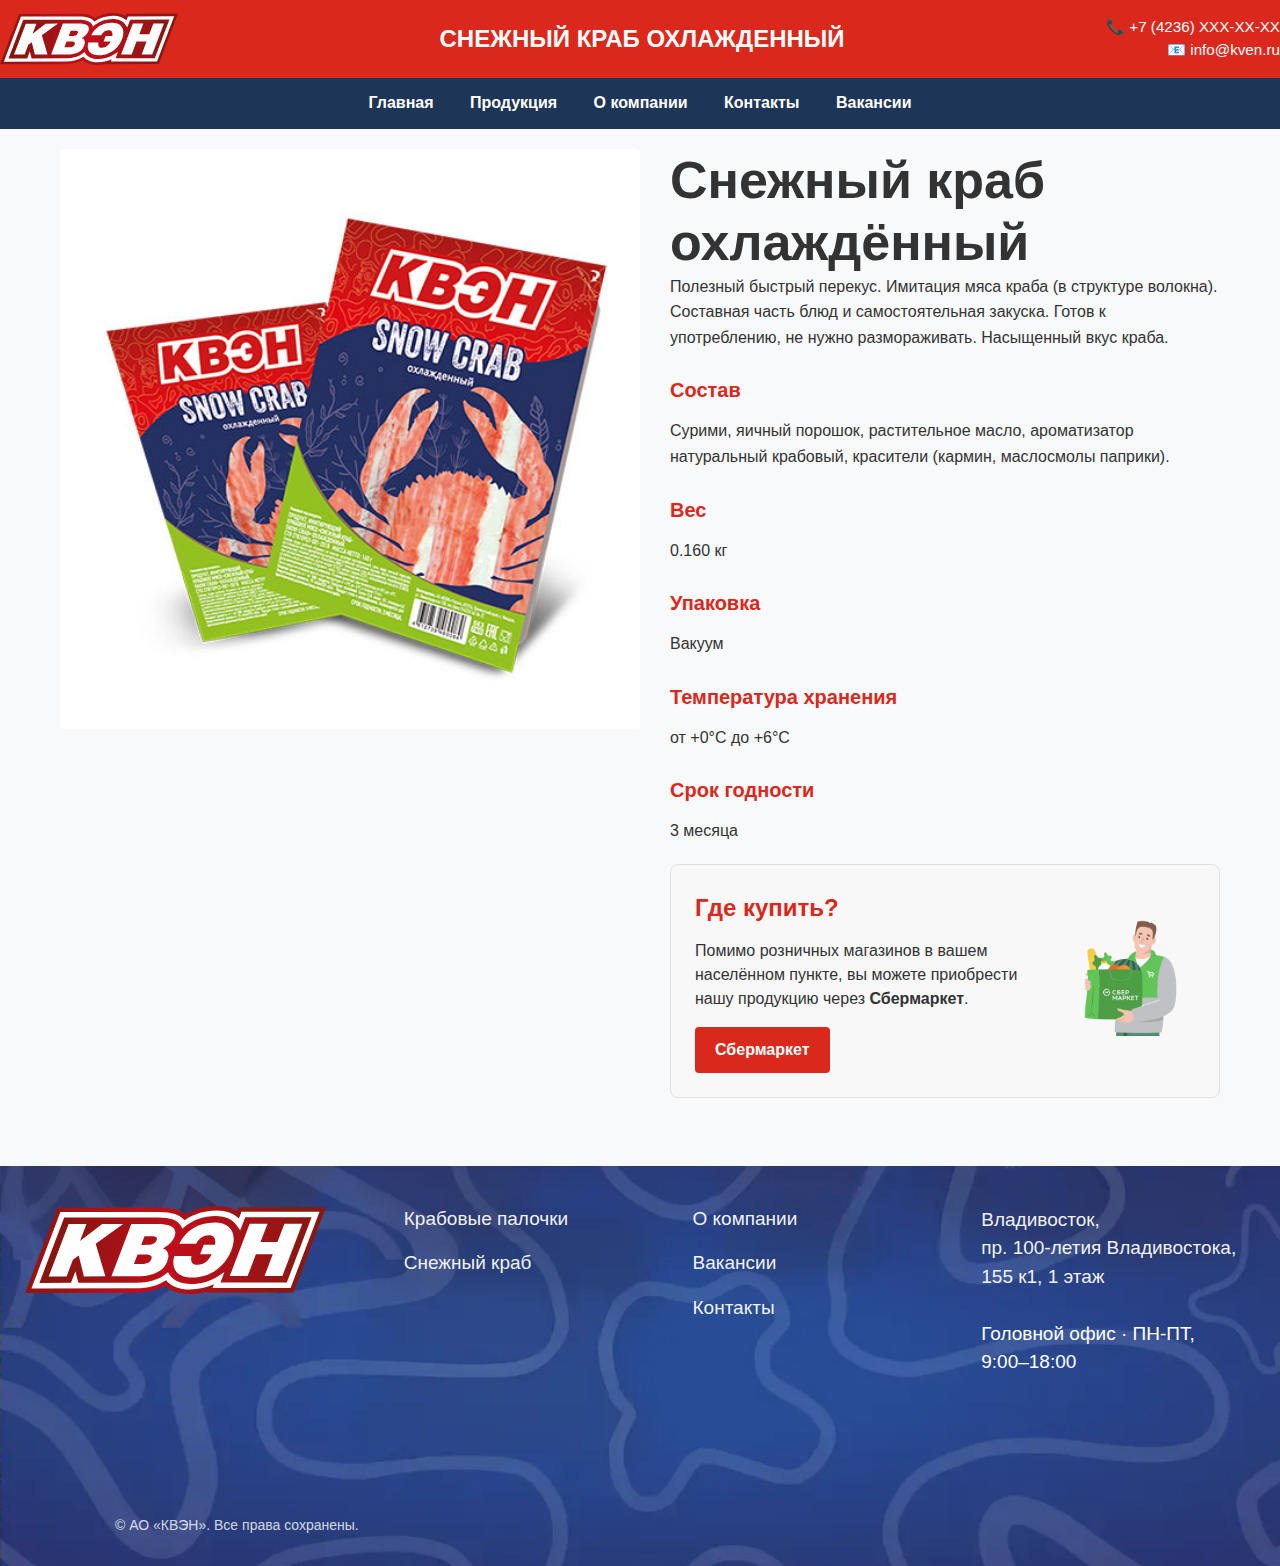
<file: products/snow_crab_cool.html>
<!DOCTYPE html>
<html lang="ru">
<head>
  <meta charset="UTF-8" />
  <meta name="viewport" content="width=device-width, initial-scale=1.0"/>
  <title>Снежный краб охлаждённый — Завод «КВЭН»</title>
  <link rel="stylesheet" href="../style.css">
  <style>
    .product-detail {
      display: flex;
      gap: 30px;
      align-items: flex-start;
      padding: 20px;
      max-width: 1200px;
      margin: 0 auto;
    }
    .product-image {
      flex: 0 0 50%;
      max-width: 600px;
    }
    .product-image img {
      width: 100%;
      height: auto;
      object-fit: cover;
      border-radius: 4px;
    }
    .product-info {
      flex: 1;
      min-width: 0;
    }
    .product-info h1 {
      margin-top: 0;
      font-size: 52px;
      font-weight: bold;
      color: #333;
      line-height: 1.2;
    }
    .product-info p {
      margin: 0 0 16px;
      line-height: 1.6;
    }
    .spec-section {
      margin-top: 24px;
    }
    .spec-section h2 {
      font-size: 20px;
      margin: 20px 0 12px;
      color: #DA291C;
    }
    .spec-section p {
      margin: 0 0 8px;
    }
    .where-to-buy {
      display: flex;
      align-items: center;
      background-color: #f8f8f8;
      border: 1px solid #e0e0e0;
      border-radius: 8px;
      padding: 24px;
      gap: 20px;
      margin-top: 20px;
      flex-wrap: wrap;
    }
    .where-to-buy-text {
      flex: 1;
      min-width: 250px;
    }
    .where-to-buy-text h2 {
      font-size: 24px;
      font-weight: bold;
      color: #DA291C;
      margin: 0 0 12px;
    }
    .where-to-buy-text p {
      font-size: 16px;
      line-height: 1.5;
      margin: 0 0 16px;
    }
    .where-to-buy-img {
      flex: 0 0 auto;
      max-width: 120px;
    }
    .where-to-buy-img img {
      width: 100%;
      height: auto;
      border-radius: 4px;
    }
    .where-to-buy a.button {
      display: inline-block;
      background-color: #DA291C;
      color: white;
      padding: 10px 20px;
      text-decoration: none;
      border-radius: 4px;
      font-weight: bold;
      font-size: 16px;
      transition: background-color 0.2s;
    }
    .where-to-buy a.button:hover {
      background-color: #c0231a;
    }
  </style>
</head>
<body>

<header class="main-header">
  <div class="header-container">
    <div class="logo">
      <a href="../index.html">
        <img src="../images/new_logo.svg" alt="Акционерное общество «КВЭН»">
      </a>
    </div>
    <div class="header-title">
      СНЕЖНЫЙ КРАБ ОХЛАЖДЕННЫЙ
    </div>
    <div class="header-contact">
      📞 +7 (4236) XXX-XX-XX<br>
      📧 info@kven.ru
    </div>
  </div>
</header>

<nav class="main-nav">
  <div class="nav-container">
    <a href="../index.html">Главная</a>
    <a href="../products.html">Продукция</a>
    <a href="../about.html">О компании</a>
    <a href="../contacts.html">Контакты</a>
    <a href="../vacancies.html">Вакансии</a>
  </div>
</nav>

<main class="product-detail">
  <div class="product-image">
    <img src="images/kven_snow_crab_cool.jpg" alt="Снежный краб охлаждённый">
  </div>
  <div class="product-info">
    <h1>Снежный краб охлаждённый</h1>
    <p>Полезный быстрый перекус. Имитация мяса краба (в структуре волокна). Составная часть блюд и самостоятельная закуска. Готов к употреблению, не нужно размораживать. Насыщенный вкус краба.</p>

    <div class="spec-section">
      <h2>Состав</h2>
      <p>Сурими, яичный порошок, растительное масло, ароматизатор натуральный крабовый, красители (кармин, маслосмолы паприки).</p>
    </div>

    <div class="spec-section">
      <h2>Вес</h2>
      <p>0.160 кг</p>
    </div>

    <div class="spec-section">
      <h2>Упаковка</h2>
      <p>Вакуум</p>
    </div>

    <div class="spec-section">
      <h2>Температура хранения</h2>
      <p>от +0°С до +6°С</p>
    </div>

    <div class="spec-section">
      <h2>Срок годности</h2>
      <p>3 месяца</p>
    </div>

    <div class="where-to-buy">
      <div class="where-to-buy-text">
        <h2>Где купить?</h2>
        <p>Помимо розничных магазинов в вашем населённом пункте, вы можете приобрести нашу продукцию через <strong>Сбермаркет</strong>.</p>
        <a href="https://kuper.ru/?utm_referrer=https%3a%2f%2fkven.ru%2f" target="_blank" rel="noopener" class="button">Сбермаркет</a>
      </div>
      <div class="where-to-buy-img">
        <img src="images/sber_guy.webp" alt="Сбермаркет — доставка продуктов">
      </div>
    </div>
  </div>
</main>

<!-- Футер (для файлов внутри папки products/) -->
<footer class="main-footer">
  <div class="footer-grid-wrapper">
    <div class="footer-grid">
      <div class="footer-col logo-col">
        <a href="../index.html">
          <img src="../images/new_logo.svg" alt="Завод КВЭН">
        </a>
      </div>
      <div class="footer-col">
        <ul class="footer-links">
          <li><a href="../products.html">Крабовые палочки</a></li>
          <li><a href="../products.html">Снежный краб</a></li>
        </ul>
      </div>
      <div class="footer-col">
        <ul class="footer-links">
          <li><a href="../about.html">О компании</a></li>
          <li><a href="../vacancies.html">Вакансии</a></li>
          <li><a href="../contacts.html">Контакты</a></li>
        </ul>
      </div>
      <div class="footer-col footer-address">
        <a href="https://yandex.ru/maps/..." target="_blank" rel="noopener">
          Владивосток,<br>
          пр. 100-летия Владивостока, 155 к1, 1 этаж
        </a><br>
        Головной офис · ПН-ПТ, 9:00–18:00
      </div>
    </div>
  </div>
  <div class="footer-copyright">
    © АО «КВЭН». Все права сохранены.
  </div>
</footer>

</body>
</html>
</file>
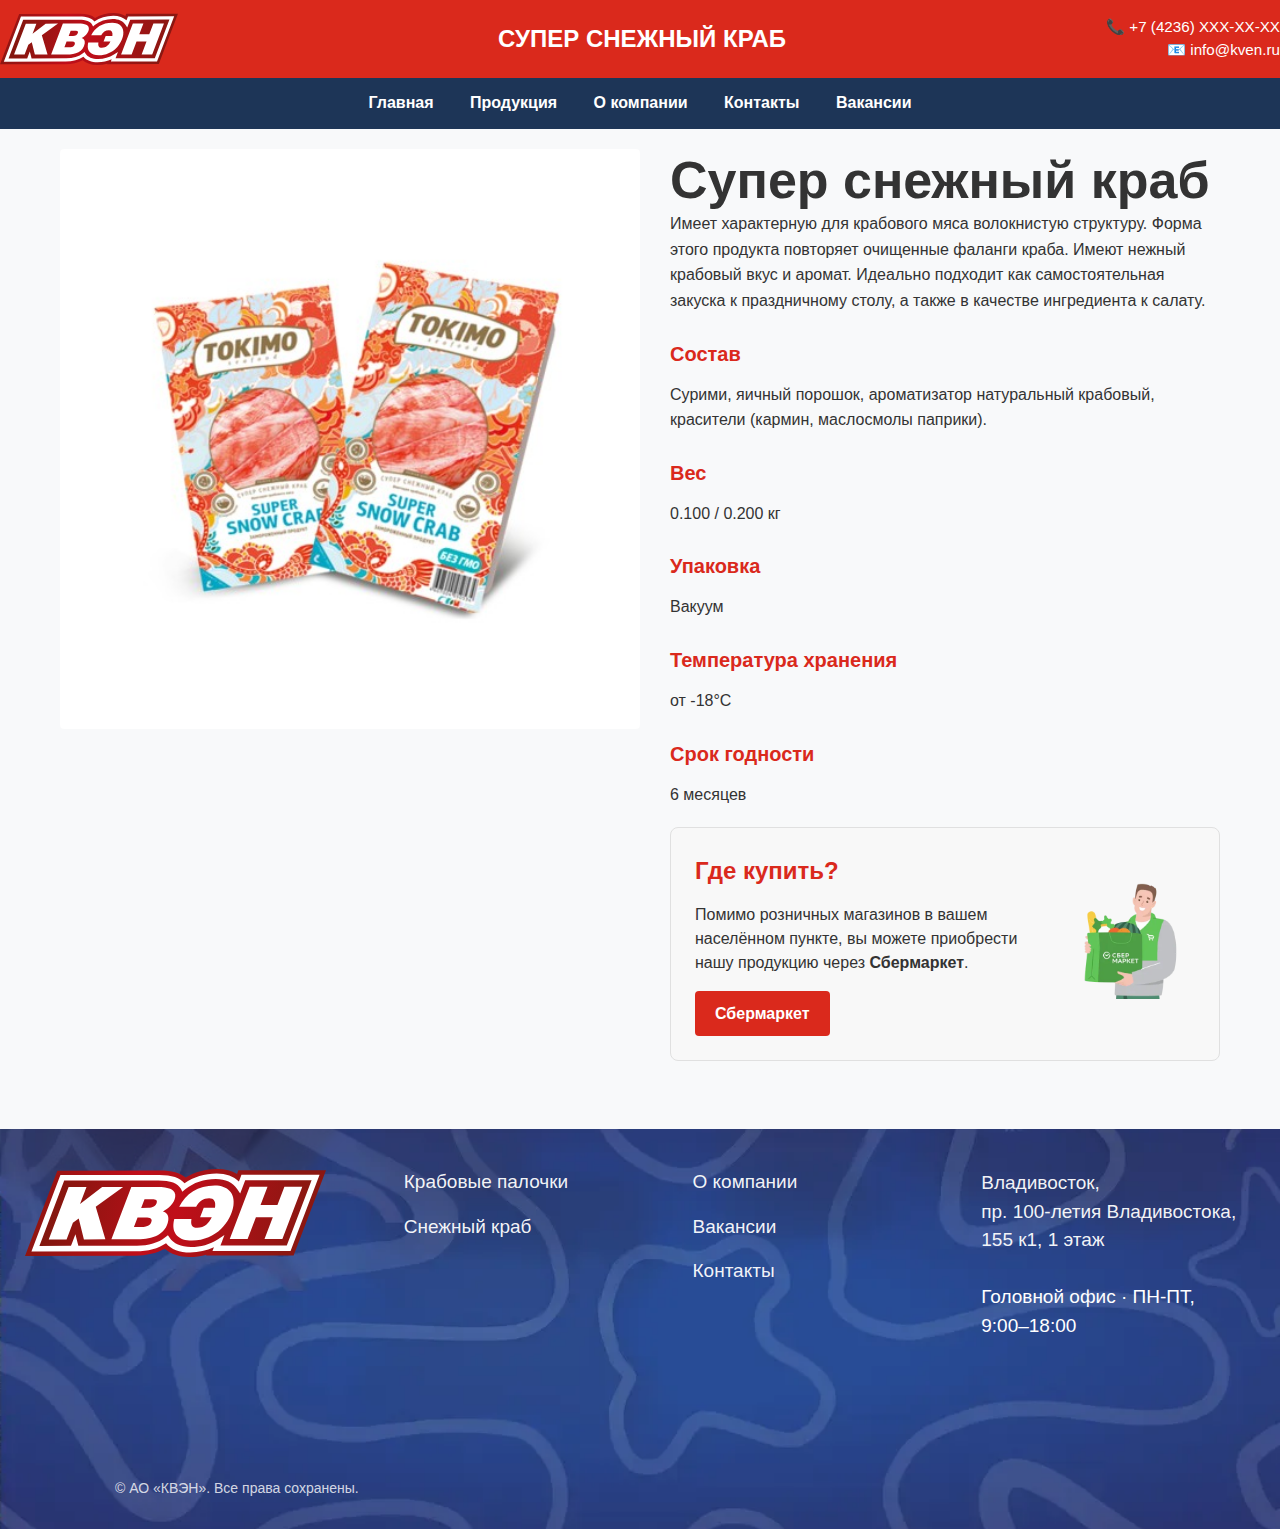
<file: products/super_snow_crab.html>
<!DOCTYPE html>
<html lang="ru">
<head>
  <meta charset="UTF-8" />
  <meta name="viewport" content="width=device-width, initial-scale=1.0"/>
  <title>Супер снежный краб — Завод «КВЭН»</title>
  <link rel="stylesheet" href="../style.css">
  <style>
    .product-detail {
      display: flex;
      gap: 30px;
      align-items: flex-start;
      padding: 20px;
      max-width: 1200px;
      margin: 0 auto;
    }
    .product-image {
      flex: 0 0 50%;
      max-width: 600px;
    }
    .product-image img {
      width: 100%;
      height: auto;
      object-fit: cover;
      border-radius: 4px;
    }
    .product-info {
      flex: 1;
      min-width: 0;
    }
    .product-info h1 {
      margin-top: 0;
      font-size: 52px;
      font-weight: bold;
      color: #333;
      line-height: 1.2;
    }
    .product-info p {
      margin: 0 0 16px;
      line-height: 1.6;
    }
    .spec-section {
      margin-top: 24px;
    }
    .spec-section h2 {
      font-size: 20px;
      margin: 20px 0 12px;
      color: #DA291C;
    }
    .spec-section p {
      margin: 0 0 8px;
    }
    .where-to-buy {
      display: flex;
      align-items: center;
      background-color: #f8f8f8;
      border: 1px solid #e0e0e0;
      border-radius: 8px;
      padding: 24px;
      gap: 20px;
      margin-top: 20px;
      flex-wrap: wrap;
    }
    .where-to-buy-text {
      flex: 1;
      min-width: 250px;
    }
    .where-to-buy-text h2 {
      font-size: 24px;
      font-weight: bold;
      color: #DA291C;
      margin: 0 0 12px;
    }
    .where-to-buy-text p {
      font-size: 16px;
      line-height: 1.5;
      margin: 0 0 16px;
    }
    .where-to-buy-img {
      flex: 0 0 auto;
      max-width: 120px;
    }
    .where-to-buy-img img {
      width: 100%;
      height: auto;
      border-radius: 4px;
    }
    .where-to-buy a.button {
      display: inline-block;
      background-color: #DA291C;
      color: white;
      padding: 10px 20px;
      text-decoration: none;
      border-radius: 4px;
      font-weight: bold;
      font-size: 16px;
      transition: background-color 0.2s;
    }
    .where-to-buy a.button:hover {
      background-color: #c0231a;
    }
  </style>
</head>
<body>

<header class="main-header">
  <div class="header-container">
    <div class="logo">
      <a href="../index.html">
        <img src="../images/new_logo.svg" alt="Акционерное общество «КВЭН»">
      </a>
    </div>
    <div class="header-title">
      СУПЕР СНЕЖНЫЙ КРАБ
    </div>
    <div class="header-contact">
      📞 +7 (4236) XXX-XX-XX<br>
      📧 info@kven.ru
    </div>
  </div>
</header>

<nav class="main-nav">
  <div class="nav-container">
    <a href="../index.html">Главная</a>
    <a href="../products.html">Продукция</a>
    <a href="../about.html">О компании</a>
    <a href="../contacts.html">Контакты</a>
    <a href="../vacancies.html">Вакансии</a>
  </div>
</nav>

<main class="product-detail">
  <div class="product-image">
    <img src="images/tokimo_super_snow_crab_.jpg" alt="Супер снежный краб TOKIMO">
  </div>
  <div class="product-info">
    <h1>Супер снежный краб</h1>
    <p>Имеет характерную для крабового мяса волокнистую структуру. Форма этого продукта повторяет очищенные фаланги краба. Имеют нежный крабовый вкус и аромат. Идеально подходит как самостоятельная закуска к праздничному столу, а также в качестве ингредиента к салату.</p>

    <div class="spec-section">
      <h2>Состав</h2>
      <p>Сурими, яичный порошок, ароматизатор натуральный крабовый, красители (кармин, маслосмолы паприки).</p>
    </div>

    <div class="spec-section">
      <h2>Вес</h2>
      <p>0.100 / 0.200 кг</p>
    </div>

    <div class="spec-section">
      <h2>Упаковка</h2>
      <p>Вакуум</p>
    </div>

    <div class="spec-section">
      <h2>Температура хранения</h2>
      <p>от -18°С</p>
    </div>

    <div class="spec-section">
      <h2>Срок годности</h2>
      <p>6 месяцев</p>
    </div>

    <div class="where-to-buy">
      <div class="where-to-buy-text">
        <h2>Где купить?</h2>
        <p>Помимо розничных магазинов в вашем населённом пункте, вы можете приобрести нашу продукцию через <strong>Сбермаркет</strong>.</p>
        <a href="https://kuper.ru/?utm_referrer=https%3a%2f%2fkven.ru%2f" target="_blank" rel="noopener" class="button">Сбермаркет</a>
      </div>
      <div class="where-to-buy-img">
        <img src="images/sber_guy.webp" alt="Сбермаркет — доставка продуктов">
      </div>
    </div>
  </div>
</main>

<!-- Футер (для файлов внутри папки products/) -->
<footer class="main-footer">
  <div class="footer-grid-wrapper">
    <div class="footer-grid">
      <div class="footer-col logo-col">
        <a href="../index.html">
          <img src="../images/new_logo.svg" alt="Завод КВЭН">
        </a>
      </div>
      <div class="footer-col">
        <ul class="footer-links">
          <li><a href="../products.html">Крабовые палочки</a></li>
          <li><a href="../products.html">Снежный краб</a></li>
        </ul>
      </div>
      <div class="footer-col">
        <ul class="footer-links">
          <li><a href="../about.html">О компании</a></li>
          <li><a href="../vacancies.html">Вакансии</a></li>
          <li><a href="../contacts.html">Контакты</a></li>
        </ul>
      </div>
      <div class="footer-col footer-address">
        <a href="https://yandex.ru/maps/..." target="_blank" rel="noopener">
          Владивосток,<br>
          пр. 100-летия Владивостока, 155 к1, 1 этаж
        </a><br>
        Головной офис · ПН-ПТ, 9:00–18:00
      </div>
    </div>
  </div>
  <div class="footer-copyright">
    © АО «КВЭН». Все права сохранены.
  </div>
</footer>

</body>
</html>
</file>
<file: style.css>
/* ========================================
   Общие стили
======================================== */
* {
  margin: 0;
  padding: 0;
  box-sizing: border-box;
  font-family: 'Segoe UI', Tahoma, Geneva, Verdana, sans-serif;
}
body {
  background-color: #f8f9fa;
  color: #333;
  line-height: 1.6;
}
.container {
  max-width: 1200px;
  margin: 0 auto;
  padding: 0 1.5rem;
}
/* ========================================
   Шапка и навигация
======================================== */
.main-header {
  background-color: #DA291C;
  color: white;
  padding: 0.8rem 0;
}
.header-container {
  display: flex;
  align-items: center;
  justify-content: space-between;
  flex-wrap: wrap;
  gap: 1rem;
}
.logo img {
  height: 52px;
  width: auto;
  display: block;
  object-fit: contain;
}
.header-title {
  font-size: 1.5rem;
  font-weight: bold;
  text-align: center;
  white-space: nowrap;
}
.header-contact {
  font-size: 0.95rem;
  text-align: right;
  line-height: 1.5;
  white-space: nowrap;
}
nav {
  background-color: #1d3557;
  padding: 0.8rem;
  text-align: center;
  position: sticky;
  top: 0;
  z-index: 100;
}
nav a {
  color: white;
  text-decoration: none;
  margin: 0 1rem;
  font-weight: bold;
  transition: color 0.3s;
}
nav a:hover {
  color: #a8dadc;
}
/* Адаптивность шапки */
@media (max-width: 768px) {
  .header-container {
    flex-direction: column;
    text-align: center;
    gap: 0.8rem;
  }
  .header-title {
    font-size: 1.3rem;
    white-space: normal;
  }
  .header-contact {
    text-align: center;
    white-space: normal;
  }
  .logo img {
    height: 44px;
  }
}
/* ========================================
   Баннеры
======================================== */
.hero-banner,
.about-banner {
  position: relative;
  width: 100%;
  overflow: hidden;
}
.hero-banner {
  height: auto;
  max-height: 514px;
  background-color: #f8f9fa;
}
.about-banner {
  height: 614px;
  display: flex;
  justify-content: center;
  align-items: center;
}
.hero-banner img {
  width: 100%;
  height: auto;
  display: block;
}
.about-banner img {
  width: 100%;
  height: 100%;
  object-fit: cover;
  display: block;
}
.hero-text,
.about-banner-text {
  position: absolute;
  top: 50%;
  transform: translateY(-50%);
  color: white;
  z-index: 2;
  text-shadow: 0 2px 4px rgba(0, 0, 0, 0.6);
}
.hero-text {
  left: 5%;
  right: 5%;
  max-width: 700px;
}
.about-banner-text {
  left: 0;
  right: 0;
  text-align: center;
  padding: 0 2rem;
}
.hero-text h2,
.about-banner-text h1 {
  font-size: 2.8rem;
  margin: 0 0 1rem;
  font-weight: bold;
  line-height: 1.2;
}
.hero-text p,
.about-banner-text p {
  font-size: 1.4rem;
  margin: 0.6rem 0;
  line-height: 1.4;
}
/* Адаптивность баннеров */
@media (max-width: 768px) {
  .hero-banner { 
    height: auto;
    max-height: 515px;
  }
  .hero-banner img {
    width: 100%;
    height: auto;
    object-fit: contain;
  }
  .about-banner { height: 300px; }
  .hero-text h2,
  .about-banner-text h1 { font-size: 2rem; }
  .hero-text p,
  .about-banner-text p { font-size: 1.1rem; }
}
/* ========================================
   Компания в цифрах
======================================== */
.company-section {
  background-color: white;
  padding: 3rem 0;
}
.company-section h2 {
  font-size: 52px;
  color: #333;
  margin-bottom: 1.2rem;
  text-align: left;
}
.red-text {
  color: #DA291C;
}
.company-desc p {
  font-size: 17px;
  line-height: 1.7;
  color: #333;
  max-width: 800px;
  margin: 0;
  text-align: left;
  margin-bottom: 2.5rem;
}
.stats-row {
  display: flex;
  flex-wrap: wrap;
  gap: 2rem;
  justify-content: space-between;
  margin-bottom: 2rem;
}
.stat-card {
  flex: 1;
  min-width: 200px;
  text-align: center;
  padding: 1.5rem;
  background: #FFF5F5;
  border-radius: 10px;
  box-shadow: 0 4px 8px rgba(0, 0, 0, 0.05);
}
.stat-number {
  font-size: 48px;
  color: #DA291C;
  font-weight: bold;
  margin-bottom: 0.5rem;
  line-height: 1.1;
}
.stat-bold {
  font-size: 19px;
  font-weight: bold;
  color: #1d3557;
  margin-bottom: 0.3rem;
}
.stat-light {
  font-size: 16px;
  font-weight: normal;
  color: #555;
  line-height: 1.4;
}
.section-divider {
  height: 1px;
  background-color: #eaeaea;
  margin-top: 2rem;
}
/* ========================================
   Как мы работаем
======================================== */
.how-we-work {
  background-color: white;
  padding: 3rem 0;
}
.work-content {
  display: flex;
  align-items: center;
  gap: 2.5rem;
}
.work-image {
  width: 650px;
  height: auto;
  max-height: 500px;
}
.work-image img {
  width: 100%;
  height: auto;
  object-fit: contain;
}
.work-text {
  flex: 1;
  text-align: left;
}
.work-text h2 {
  font-size: 52px;
  color: #333;
  margin-bottom: 1.5rem;
  line-height: 1.2;
}
.work-text p {
  font-size: 17px;
  line-height: 1.7;
  color: #333;
  margin-bottom: 1rem;
}
/* ========================================
   Наши ценности
======================================== */
.values-section {
  background-color: white;
  padding: 3rem 0;
}
.values-section h1 {
  font-size: 52px;
  color: #333;
  margin-bottom: 1rem;
  text-align: left;
}
.values-desc {
  font-size: 17px;
  line-height: 1.7;
  color: #333;
  max-width: 800px;
  margin-bottom: 2.5rem;
  text-align: left;
}
.values-grid {
  display: grid;
  grid-template-columns: repeat(5, 1fr);
  gap: 1.5rem;
}
.value-card {
  position: relative;
  background: #f8f9fa;
  padding: 1.8rem;
  border-radius: 12px;
  transition: all 0.3s ease;
  min-height: 220px;
  display: flex;
  flex-direction: column;
  justify-content: center;
}
.value-card:hover {
  background: #DA291C;
  color: white;
}
.value-number {
  position: absolute;
  top: 1rem;
  right: 1rem;
  font-size: 14px;
  font-weight: bold;
  color: #1d3557;
  opacity: 0.7;
}
.value-card:hover .value-number {
  color: white;
  opacity: 1;
}
.value-icon {
  position: absolute;
  top: 1rem;
  left: 1rem;
  width: 36px;
  height: 36px;
  border-radius: 50%;
}
.icon-1 { background-color: #457b9d; }
.icon-2 { background-color: #1d3557; }
.icon-3 { background-color: #a8dadc; }
.icon-4 { background-color: #DA291C; }
.icon-5 { background-color: #f1faee; border: 1px solid #ccc; }
.value-text {
  font-weight: bold;
  font-size: 16px;
  line-height: 1.5;
  z-index: 1;
}
.value-card:hover .value-text {
  color: white;
}
/* Адаптивность ценности */
@media (max-width: 1024px) {
  .values-grid { grid-template-columns: repeat(3, 1fr); }
}
@media (max-width: 768px) {
  .values-section h1 { font-size: 40px; }
  .values-desc { font-size: 16px; }
  .values-grid { grid-template-columns: repeat(2, 1fr); }
  .value-card { min-height: 180px; padding: 1.4rem; }
  .value-text { font-size: 15px; }
}
@media (max-width: 480px) {
  .values-section h1 { font-size: 34px; }
  .values-desc { font-size: 15px; }
  .values-grid { grid-template-columns: 1fr; }
  .value-card { min-height: 160px; padding: 1.2rem; }
  .value-number, .value-icon { top: 0.8rem; width: 30px; height: 30px; }
  .value-text { font-size: 14px; }
}
/* ========================================
   Последние события
======================================== */
.last-events {
  background-color: #FFF5F5;
  padding: 3rem 0;
}
.last-events h1 {
  font-size: 52px;
  color: #333;
  margin-bottom: 1rem;
  text-align: center;
}
.events-desc {
  font-size: 17px;
  line-height: 1.7;
  color: #333;
  max-width: 800px;
  margin: 0 auto 2rem;
  text-align: center;
}
.events-carousel {
  display: flex;
  gap: 1.8rem;
  overflow-x: auto;
  padding: 0.5rem 0;
  scrollbar-width: thin;
  scrollbar-color: #ccc transparent;
}
.events-carousel::-webkit-scrollbar {
  height: 8px;
}
.events-carousel::-webkit-scrollbar-track {
  background: transparent;
}
.events-carousel::-webkit-scrollbar-thumb {
  background-color: #ccc;
  border-radius: 4px;
}
.events-carousel::-webkit-scrollbar-thumb:hover {
  background-color: #999;
}
.event-card {
  flex: 0 0 auto;
  width: 630px;
  background: white;
  border-radius: 12px;
  overflow: hidden;
  box-shadow: 0 4px 10px rgba(0, 0, 0, 0.08);
  display: flex;
  flex-direction: column;
}
.event-image {
  width: 100%;
  height: 320px;
  overflow: hidden;
}
.event-image img {
  width: 100%;
  height: 100%;
  object-fit: cover;
  display: block;
}
.event-caption {
  padding: 1.2rem;
  font-size: 15px;
  line-height: 1.5;
  color: #333;
  margin: 0;
}
.event-link {
  color: #DA291C;
  text-decoration: none;
  font-weight: bold;
  display: inline-block;
  margin-top: 0.5rem;
}
.event-link:hover {
  text-decoration: underline;
}
/* Адаптивность событий */
@media (max-width: 768px) {
  .last-events h1 { font-size: 40px; }
  .events-desc { font-size: 16px; }
  .event-card { width: 550px; }
  .event-image { height: 280px; }
}
@media (max-width: 480px) {
  .last-events h1 { font-size: 34px; }
  .events-desc { font-size: 15px; }
  .event-card { width: 420px; }
  .event-image { height: 240px; }
}
/* ========================================
   Продукция и основной контент
======================================== */
main {
  max-width: 1200px;
  margin: 2rem auto;
  padding: 0 1.5rem;
}
.products-grid {
  display: grid;
  grid-template-columns: repeat(auto-fill, minmax(240px, 1fr));
  gap: 1.8rem;
  margin-top: 1.5rem;
}
.product {
  background: white;
  padding: 1.2rem;
  border-radius: 10px;
  box-shadow: 0 4px 10px rgba(0, 0, 0, 0.08);
  text-align: center;
  transition: transform 0.2s;
}
.product:hover {
  transform: translateY(-5px);
}
.product-img {
  width: 100%;
  height: 140px;
  margin-bottom: 1rem;
  border-radius: 6px;
  overflow: hidden;
}
.product-img img {
  width: 100%;
  height: 100%;
  object-fit: cover;
}
.btn {
  background: #DA291C;
  color: white;
  border: none;
  padding: 0.6rem 1.2rem;
  border-radius: 6px;
  cursor: pointer;
  font-size: 1rem;
  text-decoration: none;
  display: inline-block;
  margin-top: 0.8rem;
}
.btn:hover {
  background: #b52217;
}
.ad-banner {
  background: #f1faee;
  padding: 1.2rem;
  border-radius: 10px;
  margin: 2rem 0;
  text-align: center;
  color: #1d3557;
  border-left: 4px solid #a8dadc;
}
/* ========================================
   О компании — двухколоночный блок
======================================== */
.about-highlight {
  padding: 2.5rem 0;
  background-color: white;
}
.about-content {
  display: flex;
  align-items: center;
  gap: 2.5rem;
}
.about-text-left {
  flex: 1;
}
.about-text-right {
  flex: 1;
}
.about-text-left h1 {
  font-size: 52px;
  color: #333;
  margin: 0;
  line-height: 1.2;
}
.about-text-right p {
  font-size: 17px;
  line-height: 1.7;
  color: #333;
  margin: 0;
}
/* Адаптивность */
@media (max-width: 768px) {
  .about-content {
    flex-direction: column;
    text-align: center;
    gap: 1.5rem;
  }
  .about-text-left h1 {
    font-size: 40px;
  }
  .about-text-right p {
    font-size: 16px;
  }
}
/* ========================================
   Формы и контакты
======================================== */
.contact-info,
.form-container,
.vacancies-list {
  background: white;
  padding: 1.8rem;
  border-radius: 10px;
  box-shadow: 0 4px 10px rgba(0, 0, 0, 0.08);
}
.form-group {
  margin-bottom: 1rem;
}
.form-group label {
  display: block;
  margin-bottom: 0.4rem;
  font-weight: bold;
}
.form-group input,
.form-group textarea {
  width: 100%;
  padding: 0.6rem;
  border: 1px solid #ccc;
  border-radius: 6px;
  font-size: 1rem;
}
/* ========================================
   Фирменные отделы (карта)
======================================== */
.outlets-section {
  background-color: white;
  padding: 3rem 0;
}
.outlets-section h2 {
  font-size: 40px;
  color: #333;
  margin-bottom: 1.5rem;
  text-align: left;
}
#outlets-map-container {
  height: 600px;
  width: 100%;
  max-width: 1200px;
  margin: 0 auto;
  display: flex;
  border-radius: 12px;
  overflow: hidden;
  box-shadow: 0 4px 12px rgba(0, 0, 0, 0.08);
}
#sidebar {
  width: 300px;
  background: #f9f9f9;
  border-right: 1px solid #ddd;
  overflow-y: auto;
  display: flex;
  flex-direction: column;
}
#sidebar h2 {
  margin: 15px;
  font-size: 18px;
  color: #333;
  font-weight: bold;
}
#places-list {
  padding: 0 15px 15px;
  flex-grow: 1;
  overflow-y: auto;
}
.place {
  padding: 12px;
  margin-bottom: 10px;
  border-bottom: 1px solid #eee;
  cursor: pointer;
  transition: background 0.2s;
  border-radius: 6px;
}
.place:hover {
  background: #eef6ff;
}
.place.active {
  background: #dbeeff;
  border-left: 4px solid #DA291C;
}
.place h3 {
  margin: 0;
  font-size: 16px;
  color: #DA291C;
  font-weight: bold;
}
.place p {
  margin: 6px 0 0;
  font-size: 14px;
  color: #444;
  line-height: 1.4;
}
.place-btn {
  display: inline-block;
  margin-top: 8px;
  padding: 4px 8px;
  font-size: 13px;
  color: #DA291C;
  border: 1px solid #DA291C;
  border-radius: 4px;
  text-decoration: none;
  transition: all 0.2s;
}
.place-btn:hover {
  background: #DA291C;
  color: white;
}
#map {
  flex-grow: 1;
}
/* Адаптивность карты */
@media (max-width: 992px) {
  #outlets-map-container {
    height: 500px;
    flex-direction: column;
  }
  #sidebar {
    width: 100%;
    height: 200px;
    border-right: none;
    border-bottom: 1px solid #ddd;
  }
  #map {
    height: 300px;
  }
}
@media (max-width: 768px) {
  .outlets-section h2 { font-size: 40px; }
  #outlets-map-container { height: 450px; }
  #sidebar { height: 180px; }
  #map { height: 270px; }
}
/* ========================================
   Контакты — заголовок и офисы
======================================== */
.page-header {
  text-align: center;
  margin-bottom: 2.5rem;
}
.page-header h1 {
  font-size: 52px;
  color: #333;
  margin-bottom: 1rem;
  text-align: center;
}
.page-header .outlets-desc {
  font-size: 17px;
  line-height: 1.7;
  color: #333;
  max-width: 800px;
  margin: 0 auto;
  text-align: center;
}
.contact-link {
  color: #333 !important;
  text-decoration: none;
  cursor: pointer;
}
.contact-link:hover {
  text-decoration: underline;
}
.contact-offices {
  display: flex;
  gap: 2.5rem;
  margin-bottom: 2.5rem;
  flex-wrap: wrap;
}
.office-block {
  flex: 1;
  min-width: 300px;
  background: white;
  padding: 1.8rem;
  border-radius: 10px;
  box-shadow: 0 4px 10px rgba(0, 0, 0, 0.08);
}
.office-block h2 {
  margin-top: 0;
  margin-bottom: 1.2rem;
  font-size: 24px;
  color: #333;
}
.office-block p {
  font-size: 16px;
  line-height: 1.6;
  color: #333;
}
@media (max-width: 768px) {
  .contact-offices {
    flex-direction: column;
    gap: 1.5rem;
  }
  .office-block {
    min-width: auto;
  }
}
/* ========================================
   Футер — ОБНОВЛЁННЫЙ (400px на десктопе)
======================================== */
.main-footer {
  position: relative;
  min-height: 400px;
  background-image: url('images/magicquill.png');
  background-size: cover;
  background-position: center;
  background-repeat: no-repeat;
  color: white;
  padding: 0;
  margin-top: 3rem;
  display: flex;
  flex-direction: column;
  justify-content: space-between;
}
.footer-grid-wrapper {
  padding-left: 115px;
  padding-top: 40px;
  padding-right: 40px;
  max-width: calc(1200px + 115px);
  margin: 0 auto;
  width: 100%;
}
.footer-grid {
  display: grid;
  grid-template-columns: repeat(4, 1fr);
  gap: 30px;
  width: 100%;
  max-width: 1200px;
}
.logo-col {
  display: flex;
  justify-content: flex-start;
  align-items: flex-start;
  height: 100%;
  margin-left: -90px;
}
.logo-col img {
  height: 88px;
  width: auto;
  display: block;
}
.footer-col {
  display: flex;
  flex-direction: column;
  align-items: flex-start;
}
.footer-links {
  list-style: none;
  padding: 0;
  margin: 0;
}
.footer-links li {
  margin-bottom: 18px;
}
.footer-links a {
  color: rgba(255, 255, 255, 0.95);
  text-decoration: none;
  font-size: 19px;
  line-height: 1.4;
  transition: color 0.2s;
}
.footer-links a:hover {
  color: white;
  text-decoration: underline;
}
.footer-address {
  font-size: 19px;
  line-height: 1.5;
}
.footer-address a {
  color: rgba(255, 255, 255, 0.95);
  text-decoration: none;
  display: inline;
}
.footer-address a:hover {
  text-decoration: underline;
}
.footer-copyright {
  font-size: 14px;
  color: rgba(255, 255, 255, 0.8);
  padding-left: 115px;
  padding-bottom: 30px;
}
/* Адаптивность футера */
@media (max-width: 940px) {
  .logo-col {
    margin-left: 0;
  }
  .footer-grid-wrapper {
    padding-left: 80px;
  }
  .footer-copyright {
    padding-left: 80px;
  }
}
@media (max-width: 768px) {
  .main-footer {
    min-height: auto;
    padding-bottom: 30px;
  }
  .footer-grid-wrapper {
    padding-left: 20px;
    padding-right: 20px;
    padding-top: 60px;
  }
  .footer-copyright {
    padding-left: 20px;
  }
  .footer-grid {
    grid-template-columns: 1fr;
    gap: 25px;
  }
  .footer-col {
    align-items: center;
    text-align: center;
  }
  .footer-links a,
  .footer-address {
    font-size: 18px;
  }
}
/* ========================================
   Общая адаптивность
======================================== */
@media (max-width: 992px) {
  .stat-card { min-width: 220px; }
  .work-content {
    flex-direction: column;
    text-align: left;
  }
  .work-image {
    width: 100%;
    height: auto;
	max-width: 433px;
	aspect-ratio: 433 / 233;
	border-radius: 12px;
	box-shadow: 0 6px 12px rgba(0, 0, 0, 0);
  }
  .work-text { text-align: left; }
}
@media (max-width: 768px) {
  nav a {
    display: block;
    margin: 0.4rem 0;
  }
  .company-section h2 { font-size: 40px; }
  .company-desc p { font-size: 16px; }
  .stats-row {
    flex-direction: column;
    align-items: center;
  }
  .stat-card {
    width: 100%;
    max-width: 500px;
  }
  .how-we-work { padding: 2rem 0; }
  .work-text h2 { font-size: 40px; }
  .work-text p { font-size: 16px; }
  .work-image {
    width: 100%;
    height: auto;
	max-width: 433px;
	aspect-ratio: 433 / 233;
	border-radius: 12px;
	box-shadow: 0 6px 12px rgba(0, 0, 0, 0);
  }
  .work-image img{
    width: 100%;
    height: auto;
    object-fit: contain;
    display: block;
  }
  .products-grid {
    grid-template-columns: repeat(auto-fill, minmax(200px, 1fr));
  }
  main { padding: 0 1rem; }
}
@media (max-width: 480px) {
  .company-section h2 { font-size: 34px; }
  .company-desc p { font-size: 15px; }
  .stat-number { font-size: 40px; }
  .stat-bold { font-size: 18px; }
  .stat-light { font-size: 15px; }
  .section-divider { margin-top: 1.5rem; }
  .work-text h2 { font-size: 34px; }
  .work-text p { font-size: 15px; }
  .work-image { height: auto; }
  .products-grid { grid-template-columns: 1fr; }
}
/* ========================================
   Баннер на странице "Вакансии"
======================================== */
.vacancies-banner {
  position: relative;
  width: 100%;
  height: 410px;
  overflow: hidden;
}
.vacancies-banner img {
  width: 100%;
  height: 100%;
  object-fit: cover;
  display: block;
}
.vacancies-banner-text {
  position: absolute;
  top: 50%;
  left: 0;
  right: 0;
  transform: translateY(-50%);
  color: white;
  z-index: 2;
  text-align: center;
  padding: 0 2rem;
  text-shadow: 0 2px 4px rgba(0, 0, 0, 0.6);
}
.vacancies-banner-text h1 {
  font-size: 2.8rem;
  margin: 0 0 1rem;
  font-weight: bold;
  line-height: 1.2;
}
.vacancies-banner-text p {
  font-size: 1.4rem;
  margin: 0;
  line-height: 1.4;
}
/* ========================================
   Преимущества работы
======================================== */
.vacancies-advantages {
  padding: 3rem 0;
  background-color: #f6f6f6;
  text-align: center;
}
.vacancies-advantages h1 {
  font-size: 52px;
  color: #333;
  margin-bottom: 1.5rem;
  line-height: 1.2;
}
.vacancies-advantages p {
  font-size: 17px;
  line-height: 1.7;
  color: #333;
  max-width: 800px;
  margin: 0 auto;
}
/* Адаптивность */
@media (max-width: 768px) {
  .vacancies-banner {
    height: 320px;
  }
  .vacancies-banner-text h1 {
    font-size: 2rem;
  }
  .vacancies-banner-text p {
    font-size: 1.1rem;
  }
  .vacancies-advantages h1 {
    font-size: 40px;
  }
  .vacancies-advantages p {
    font-size: 16px;
  }
}
/* ========================================
   Блок "Наши ценности" на странице вакансий
======================================== */
.values-section-custom {
  background-color: #f6f6f6;
  padding: 3rem 0;
  text-align: center;
}
.values-section-custom h1 {
  font-size: 52px;
  color: #333;
  margin-bottom: 1rem;
  text-align: center;
}
.values-desc-custom {
  font-size: 17px;
  line-height: 1.7;
  color: #333;
  max-width: 800px;
  margin: 0 auto 2.5rem;
  text-align: center;
}
.values-grid-custom {
  display: flex;
  justify-content: center;
  gap: 1.5rem;
  flex-wrap: wrap;
}
.value-card-custom {
  position: relative;
  width: 190px;
  height: 220px;
  background: white;
  padding: 1.5rem;
  border-radius: 12px;
  display: flex;
  flex-direction: column;
  justify-content: center;
  align-items: center;
  transition: all 0.3s ease;
  cursor: default;
  box-shadow: 0 4px 8px rgba(0, 0, 0, 0.05);
}
.value-card-custom:hover {
  background: #DA291C;
  color: white;
}
.value-icon-custom {
  position: absolute;
  top: 1rem;
  left: 1rem;
  width: 32px;
  height: 32px;
  background-color: black;
  mask-size: contain;
  mask-repeat: no-repeat;
  -webkit-mask-size: contain;
  -webkit-mask-repeat: no-repeat;
  background-repeat: no-repeat;
  background-size: contain;
}
/* Иконки через SVG-маски */
.icon-realization {
  mask-image: url("data:image/svg+xml,%3Csvg xmlns='http://www.w3.org/2000/svg' viewBox='0 0 24 24'%3E%3Cpath fill='black' d='M12 2C6.48 2 2 6.48 2 12s4.48 10 10 10 10-4.48 10-10S17.52 2 12 2zm-2 15l-5-5 1.41-1.41L10 14.17l7.59-7.59L19 8l-9 9z'/%3E%3C/svg%3E");
  -webkit-mask-image: url("data:image/svg+xml,%3Csvg xmlns='http://www.w3.org/2000/svg' viewBox='0 0 24 24'%3E%3Cpath fill='black' d='M12 2C6.48 2 2 6.48 2 12s4.48 10 10 10 10-4.48 10-10S17.52 2 12 2zm-2 15l-5-5 1.41-1.41L10 14.17l7.59-7.59L19 8l-9 9z'/%3E%3C/svg%3E");
}
.icon-innovation {
  mask-image: url("data:image/svg+xml,%3Csvg xmlns='http://www.w3.org/2000/svg' viewBox='0 0 24 24'%3E%3Cpath fill='black' d='M12 2l3.09 6.26L22 9.27l-5 4.87 1.18 6.88L12 17.77l-6.18 3.25L7 14.14 2 9.27l6.91-1.01L12 2z'/%3E%3C/svg%3E");
  -webkit-mask-image: url("data:image/svg+xml,%3Csvg xmlns='http://www.w3.org/2000/svg' viewBox='0 0 24 24'%3E%3Cpath fill='black' d='M12 2l3.09 6.26L22 9.27l-5 4.87 1.18 6.88L12 17.77l-6.18 3.25L7 14.14 2 9.27l6.91-1.01L12 2z'/%3E%3C/svg%3E");
}
.icon-trust {
  mask-image: url("data:image/svg+xml,%3Csvg xmlns='http://www.w3.org/2000/svg' viewBox='0 0 24 24'%3E%3Cpath fill='black' d='M12 1L3 5v6c0 5.55 3.84 10.74 9 12 5.16-1.26 9-6.45 9-12V5l-9-4zm0 10.99h7c-.53 4.12-3.28 7.79-7 8.94V12H5V6.3l7-3.11v8.8z'/%3E%3C/svg%3E");
  -webkit-mask-image: url("data:image/svg+xml,%3Csvg xmlns='http://www.w3.org/2000/svg' viewBox='0 0 24 24'%3E%3Cpath fill='black' d='M12 1L3 5v6c0 5.55 3.84 10.74 9 12 5.16-1.26 9-6.45 9-12V5l-9-4zm0 10.99h7c-.53 4.12-3.28 7.79-7 8.94V12H5V6.3l7-3.11v8.8z'/%3E%3C/svg%3E");
}
.icon-team {
  mask-image: url("data:image/svg+xml,%3Csvg xmlns='http://www.w3.org/2000/svg' viewBox='0 0 24 24'%3E%3Cpath fill='black' d='M16 11c1.66 0 2.99-1.34 2.99-3S17.66 5 16 5c-1.66 0-3 1.34-3 3s1.34 3 3 3zm-8 0c1.66 0 2.99-1.34 2.99-3S9.66 5 8 5C6.34 5 5 6.34 5 8s1.34 3 3 3zm0 2c-2.33 0-7 1.17-7 3.5V19h14v-2.5c0-2.33-4.67-3.5-7-3.5zm8 0c-.29 0-.62.02-.97.05 1.16.84 1.97 2.03 1.97 3.45V19h6v-2.5c0-2.33-4.67-3.5-7-3.5z'/%3E%3C/svg%3E");
  -webkit-mask-image: url("data:image/svg+xml,%3Csvg xmlns='http://www.w3.org/2000/svg' viewBox='0 0 24 24'%3E%3Cpath fill='black' d='M16 11c1.66 0 2.99-1.34 2.99-3S17.66 5 16 5c-1.66 0-3 1.34-3 3s1.34 3 3 3zm-8 0c1.66 0 2.99-1.34 2.99-3S9.66 5 8 5C6.34 5 5 6.34 5 8s1.34 3 3 3zm0 2c-2.33 0-7 1.17-7 3.5V19h14v-2.5c0-2.33-4.67-3.5-7-3.5zm8 0c-.29 0-.62.02-.97.05 1.16.84 1.97 2.03 1.97 3.45V19h6v-2.5c0-2.33-4.67-3.5-7-3.5z'/%3E%3C/svg%3E");
}
.icon-leadership {
  mask-image: url("data:image/svg+xml,%3Csvg xmlns='http://www.w3.org/2000/svg' viewBox='0 0 24 24'%3E%3Cpath fill='black' d='M12 2l3.09 6.26L22 9.27l-5 4.87 1.18 6.88L12 17.77l-6.18 3.25L7 14.14 2 9.27l6.91-1.01L12 2z'/%3E%3C/svg%3E");
  -webkit-mask-image: url("data:image/svg+xml,%3Csvg xmlns='http://www.w3.org/2000/svg' viewBox='0 0 24 24'%3E%3Cpath fill='black' d='M12 2l3.09 6.26L22 9.27l-5 4.87 1.18 6.88L12 17.77l-6.18 3.25L7 14.14 2 9.27l6.91-1.01L12 2z'/%3E%3C/svg%3E");
}
.value-card-custom:hover .value-icon-custom {
  background-color: white;
}
.value-text-custom {
  font-weight: bold;
  font-size: 16px;
  line-height: 1.4;
  text-align: center;
  color: #333;
  z-index: 1;
}
.value-card-custom:hover .value-text-custom {
  color: white;
}
.value-card-custom::after {
  content: attr(data-number);
  position: absolute;
  top: 1rem;
  right: 1rem;
  font-size: 14px;
  font-weight: bold;
  color: #1d3557;
  opacity: 0.7;
}
.value-card-custom:hover::after {
  color: white;
  opacity: 1;
}
/* Адаптивность */
@media (max-width: 1024px) {
  .values-grid-custom {
    gap: 1.2rem;
  }
  .value-card-custom {
    width: 170px;
    height: 200px;
    padding: 1.2rem;
  }
}
@media (max-width: 768px) {
  .values-section-custom h1 {
    font-size: 40px;
  }
  .values-desc-custom {
    font-size: 16px;
  }
  .values-grid-custom {
    flex-direction: column;
    align-items: center;
  }
  .value-card-custom {
    width: 100%;
    max-width: 500px;
    height: auto;
    min-height: 160px;
  }
}
@media (max-width: 480px) {
  .values-section-custom h1 {
    font-size: 34px;
  }
  .values-desc-custom {
    font-size: 15px;
  }
  .value-card-custom {
    padding: 1.4rem;
  }
  .value-text-custom {
    font-size: 15px;
  }
}
/* ========================================
   Блок "Наши компетенции" — обновлённый
======================================== */
.competencies-section {
  background-color: #f6f6f6;
  padding: 3rem 0;
}
.competencies-section h1 {
  font-size: 52px;
  color: #333;
  margin-bottom: 2.5rem;
  text-align: center;
  line-height: 1.2;
}
.competencies-grid {
  display: grid;
  grid-template-columns: repeat(3, 1fr);
  gap: 2rem;
}
.competency-card {
  background: white;
  padding: 2rem;
  padding-top: 4.2rem;
  border-radius: 12px;
  box-shadow: 0 4px 8px rgba(0, 0, 0, 0.05);
  position: relative;
  min-height: 260px;
  display: flex;
  flex-direction: column;
}
.competency-icon {
  position: absolute;
  top: 1.5rem;
  left: 1.5rem;
  width: 45px;
  height: 45px;
  border-radius: 50%;
  background-size: contain;
  background-repeat: no-repeat;
  background-position: center;
  z-index: 2;
}
.icon-results {
  background-image: url("data:image/svg+xml,%3Csvg xmlns='http://www.w3.org/2000/svg' viewBox='0 0 24 24'%3E%3Cpath fill='%23457b9d' d='M12 2C6.48 2 2 6.48 2 12s4.48 10 10 10 10-4.48 10-10S17.52 2 12 2zm-2 15l-5-5 1.41-1.41L10 14.17l7.59-7.59L19 8l-9 9z'/%3E%3C/svg%3E");
}
.icon-responsibility {
  background-image: url("data:image/svg+xml,%3Csvg xmlns='http://www.w3.org/2000/svg' viewBox='0 0 24 24'%3E%3Cpath fill='%23DA291C' d='M12 1L3 5v6c0 5.55 3.84 10.74 9 12 5.16-1.26 9-6.45 9-12V5l-9-4zm0 10.99h7c-.53 4.12-3.28 7.79-7 8.94V12H5V6.3l7-3.11v8.8z'/%3E%3C/svg%3E");
}
.icon-teamwork {
  background-image: url("data:image/svg+xml,%3Csvg xmlns='http://www.w3.org/2000/svg' viewBox='0 0 24 24'%3E%3Cpath fill='%232a9d8f' d='M16 11c1.66 0 2.99-1.34 2.99-3S17.66 5 16 5c-1.66 0-3 1.34-3 3s1.34 3 3 3zm-8 0c1.66 0 2.99-1.34 2.99-3S9.66 5 8 5C6.34 5 5 6.34 5 8s1.34 3 3 3zm0 2c-2.33 0-7 1.17-7 3.5V19h14v-2.5c0-2.33-4.67-3.5-7-3.5zm8 0c-.29 0-.62.02-.97.05 1.16.84 1.97 2.03 1.97 3.45V19h6v-2.5c0-2.33-4.67-3.5-7-3.5z'/%3E%3C/svg%3E");
}
.icon-improvement {
  background-image: url("data:image/svg+xml,%3Csvg xmlns='http://www.w3.org/2000/svg' viewBox='0 0 24 24'%3E%3Cpath fill='%23f4a261' d='M12 2l3.09 6.26L22 9.27l-5 4.87 1.18 6.88L12 17.77l-6.18 3.25L7 14.14 2 9.27l6.91-1.01L12 2z'/%3E%3C/svg%3E");
}
.icon-leadership-2 {
  background-image: url("data:image/svg+xml,%3Csvg xmlns='http://www.w3.org/2000/svg' viewBox='0 0 24 24'%3E%3Cpath fill='%23e76f51' d='M9 11H7v2h2v2h2v-2h2v-2H11V9H9v2zm4 0h-2v2h2v2h2v-2h2v-2h-2V9h-2v2zm-8 4h2v2H5v-2zm12 0h2v2h-2v-2z'/%3E%3C/svg%3E");
}
.icon-strategy {
  background-image: url("data:image/svg+xml,%3Csvg xmlns='http://www.w3.org/2000/svg' viewBox='0 0 24 24'%3E%3Cpath fill='%23264653' d='M12 3l8.5 6-8.5 6-8.5-6L12 3m0 2.3L5.5 9.8 12 14.3l6.5-4.5L12 5.3z'/%3E%3C/svg%3E");
}
.competency-card h2 {
  font-size: 22px;
  color: #333;
  margin: 0 0 1rem;
  line-height: 1.3;
  font-weight: bold;
}
.competency-card p {
  font-size: 16px;
  line-height: 1.6;
  color: #555;
  margin: 0;
  flex-grow: 1;
}
/* Адаптивность */
@media (max-width: 992px) {
  .competencies-grid {
    grid-template-columns: repeat(2, 1fr);
  }
}
@media (max-width: 768px) {
  .competencies-section h1 {
    font-size: 40px;
  }
  .competencies-grid {
    grid-template-columns: 1fr;
  }
  .competency-card {
    padding: 1.8rem;
    padding-top: 3.8rem;
  }
  .competency-card h2 {
    font-size: 20px;
  }
  .competency-card p {
    font-size: 15px;
  }
  .competency-icon {
    width: 40px;
    height: 40px;
    top: 1.2rem;
    left: 1.2rem;
  }
}
/* ========================================
   Промо-блок: Присоединиться к команде — обновлённый
======================================== */
.join-team-promo {
  background: white;
  border-radius: 16px;
  width: 1275px;
  height: 210px;
  margin: -50px auto 0;
  position: relative;
  z-index: 10;
  box-shadow: 0 4px 12px rgba(0, 0, 0, 0.08);
  display: flex;
  align-items: center;
  justify-content: center;
}
.join-team-content {
  display: flex;
  justify-content: space-between;
  align-items: center;
  width: 100%;
  padding: 0 1.5rem;
  gap: 2rem;
}
.join-team-text {
  text-align: left;
  flex: 1;
  max-width: 600px;
}
.join-team-text h2 {
  font-size: 32px;
  color: #333;
  margin: 0 0 0.8rem;
  line-height: 1.2;
}
.join-team-text p {
  font-size: 16px;
  color: #555;
  line-height: 1.5;
  margin: 0;
}
.join-team-platforms {
  display: flex;
  gap: 1rem;
  align-items: center;
  flex-shrink: 0;
}
.platform-card {
  display: flex;
  flex-direction: column;
  align-items: center;
  justify-content: space-between;
  width: 240px;
  height: 150px;
  padding: 1rem;
  border-radius: 12px;
  position: relative;
}
.farpost-card {
  background-color: #feefe5;
}
.farpost-card .platform-name {
  font-size: 20px;
  font-weight: bold;
  color: #f06204;
  margin-bottom: 1rem;
}
.hh-card {
  background-color: #fbe6e9;
}
.hh-card .platform-icon-hh {
  width: 50px;
  height: 50px;
  background-color: #d70019;
  border-radius: 50%;
  display: flex;
  align-items: center;
  justify-content: center;
  color: white;
  font-weight: bold;
  font-size: 20px;
  margin-bottom: 1rem;
}
.platform-button {
  background: white;
  color: black;
  width: 100%;
  padding: 0.6rem 0;
  border-radius: 8px;
  font-weight: bold;
  font-size: 16px;
  text-align: center;
  text-decoration: none;
  display: block;
  transition: background-color 0.2s;
}
.platform-button:hover {
  background-color: #f0f0f0;
}
/* Медиа-запросы */
@media (max-width: 1024px) {
  .join-team-promo {
    width: calc(100% - 3rem);
    height: auto;
    padding: 1.8rem 0;
    margin-top: -40px;
    border-radius: 14px;
  }
  .join-team-content {
    flex-direction: column;
    align-items: flex-start;
    text-align: left;
    gap: 1.5rem;
  }
  .join-team-platforms {
    align-self: flex-end;
    width: 100%;
    justify-content: flex-end;
  }
}
@media (max-width: 768px) {
  .join-team-promo {
    margin-top: -30px;
    padding: 1.5rem 0;
    border-radius: 12px;
  }
  .join-team-text h2 {
    font-size: 26px;
  }
  .join-team-text p {
    font-size: 15px;
  }
  .join-team-platforms {
    align-self: stretch;
    flex-direction: column;
    align-items: center;
    gap: 1rem;
  }
  .platform-card {
    width: 100%;
    max-width: 300px;
  }
}
/* ========================================
   Блок: Социальные гарантии и условия — финальная версия
======================================== */
.benefits-cards-section {
  padding: 3rem 0;
  background-color: #f6f6f6;
}
.benefits-cards-container {
  display: flex;
  gap: 24px;
  overflow-x: auto;
  overflow-y: hidden;
  -webkit-overflow-scrolling: touch;
  padding: 0 1.5rem;
  scroll-behavior: smooth;
  scrollbar-width: thin;
  scrollbar-color: #ccc transparent;
}
.benefits-cards-container::-webkit-scrollbar {
  height: 8px;
}
.benefits-cards-container::-webkit-scrollbar-track {
  background: transparent;
}
.benefits-cards-container::-webkit-scrollbar-thumb {
  background-color: #ccc;
  border-radius: 4px;
}
.benefits-cards-container::-webkit-scrollbar-thumb:hover {
  background-color: #999;
}
.benefit-card {
  background: white;
  width: 412px;
  height: 316px;
  padding: 5rem 2rem 1.5rem;
  border-radius: 16px;
  box-shadow: 0 4px 12px rgba(0, 0, 0, 0.07);
  flex: 0 0 auto;
  position: relative;
  display: flex;
  flex-direction: column;
}
.benefit-icon {
  position: absolute;
  top: 1.2rem;
  left: 1.2rem;
  width: 46px;
  height: 46px;
  border-radius: 50%;
  background-color: #DA291C;
  background-size: 20px 20px;
  background-position: center;
  background-repeat: no-repeat;
  z-index: 2;
}
.icon-employment {
  background-image: url("data:image/svg+xml,%3Csvg xmlns='http://www.w3.org/2000/svg' viewBox='0 0 24 24'%3E%3Cpath fill='white' d='M12 12c2.21 0 4-1.79 4-4s-1.79-4-4-4-4 1.79-4 4 1.79 4 4 4zm0 2c-2.67 0-8 1.34-8 4v2h16v-2c0-2.66-5.33-4-8-4z'/%3E%3C/svg%3E");
}
.icon-growth {
  background-image: url("data:image/svg+xml,%3Csvg xmlns='http://www.w3.org/2000/svg' viewBox='0 0 24 24'%3E%3Cpath fill='white' d='M12 2l3.09 6.26L22 9.27l-5 4.87 1.18 6.88L12 17.77l-6.18 3.25L7 14.14 2 9.27l6.91-1.01L12 2z'/%3E%3C/svg%3E");
}
.icon-comfort {
  background-image: url("data:image/svg+xml,%3Csvg xmlns='http://www.w3.org/2000/svg' viewBox='0 0 24 24'%3E%3Cpath fill='white' d='M12 3l9 5v11c0 1.1-.9 2-2 2H5c-1.1 0-2-.9-2-2V8l9-5zm0 2.09L6 8.41v10.18l6 3.22 6-3.22V8.41L12 5.09z'/%3E%3C/svg%3E");
}
.icon-culture {
  background-image: url("data:image/svg+xml,%3Csvg xmlns='http://www.w3.org/2000/svg' viewBox='0 0 24 24'%3E%3Cpath fill='white' d='M12 3v10.55c-.59-.34-1.27-.55-2-.55-2.21 0-4 1.79-4 4s1.79 4 4 4 4-1.79 4-4V7h4V3h-6z'/%3E%3C/svg%3E");
}
.icon-transport {
  background-image: url("data:image/svg+xml,%3Csvg xmlns='http://www.w3.org/2000/svg' viewBox='0 0 24 24'%3E%3Cpath fill='white' d='M18.92 6.01C18.72 5.42 18.16 5 17.5 5h-11c-.66 0-1.22.42-1.42 1.01L3 12v8c0 .55.45 1 1 1h1c.55 0 1-.45 1-1v-1h12v1c0 .55.45 1 1 1h1c.55 0 1-.45 1-1v-8l-2.08-5.99zM6.5 16c-.83 0-1.5-.67-1.5-1.5S5.67 13 6.5 13s1.5.67 1.5 1.5S7.33 16 6.5 16zm11 0c-.83 0-1.5-.67-1.5-1.5s.67-1.5 1.5-1.5 1.5.67 1.5 1.5-.67 1.5-1.5 1.5zM5 11l1.5-4.5h11L19 11H5z'/%3E%3C/svg%3E");
}
.benefit-card h2 {
  font-size: 19px;
  color: #333;
  margin: 0 0 1rem;
  line-height: 1.25;
  font-weight: bold;
}
.benefit-card ul {
  list-style: none;
  padding: 0;
  margin: 0;
  font-size: 15px;
  line-height: 1.45;
  color: #555;
}
.benefit-card li {
  margin-bottom: 0.55rem;
  position: relative;
  padding-left: 1.5rem;
}
.benefit-card li::before {
  content: "•";
  color: #DA291C;
  font-weight: bold;
  position: absolute;
  left: 0;
  top: 0;
}
/* Адаптивность */
@media (max-width: 768px) {
  .benefit-card {
    width: 90vw;
    min-width: 90vw;
    padding: 5rem;
    height: auto;
  }
  .benefit-card h2 {
    font-size: 19px;
  }
  .benefit-card ul {
    font-size: 15px;
  }
}
/* ========================================
   Блоки "О компании": Деятельность, Производство и т.д.
======================================== */
/* Общие стили для иконок и текста */
.factory-activity-section,
.crab-production-section,
.factory-capacity-section,
.quality-control-section {
  background-color: white;
  padding: 4rem 0;
}
.factory-activity-content,
.crab-production-content,
.factory-capacity-content,
.quality-control-content {
  display: flex;
  align-items: flex-start;
  gap: 3rem;
}
.crab-production-content {
  flex-direction: row-reverse;
}
.factory-text,
.crab-text,
.factory-capacity-text,
.quality-control-text {
  flex: 1;
  position: relative;
  padding-top: 2rem;
}
.factory-icon,
.crab-icon,
.factory-capacity-icon,
.quality-control-icon {
  position: absolute;
  top: -28px;
  left: 0;
  width: 46px;
  height: 46px;
  border-radius: 50%;
  background-size: 50% 50%;
  background-position: center;
  background-repeat: no-repeat;
}
.factory-icon {
  background-color: #DA291C;
  background-image: url("data:image/svg+xml,%3Csvg xmlns='http://www.w3.org/2000/svg' viewBox='0 0 24 24'%3E%3Cpath fill='white' d='M12 3l9 5v11c0 1.1-.9 2-2 2H5c-1.1 0-2-.9-2-2V8l9-5zm0 2.09L6 8.41v10.18l6 3.22 6-3.22V8.41L12 5.09z'/%3E%3C/svg%3E");
}
.crab-icon {
  background-color: #d111d1;
  background-image: url("data:image/svg+xml,%3Csvg xmlns='http://www.w3.org/2000/svg' viewBox='0 0 24 24'%3E%3Cpath fill='white' d='M12 2a10 10 0 1 0 0 20 10 10 0 0 0 0-20zm0 18a8 8 0 1 1 0-16 8 8 0 0 1 0 16zm-1-10h2v2h-2zm0 3h2v2h-2z'/%3E%3C/svg%3E");
}
.factory-capacity-icon {
  background-color: #1fafdc;
  background-image: url("data:image/svg+xml,%3Csvg xmlns='http://www.w3.org/2000/svg' viewBox='0 0 24 24'%3E%3Cpath fill='white' d='M12 3l9 5v11c0 1.1-.9 2-2 2H5c-1.1 0-2-.9-2-2V8l9-5zm0 2.09L6 8.41v10.18l6 3.22 6-3.22V8.41L12 5.09z'/%3E%3C/svg%3E");
}
.quality-control-icon {
  background-color: #1ec43b;
  background-image: url("data:image/svg+xml,%3Csvg xmlns='http://www.w3.org/2000/svg' viewBox='0 0 24 24'%3E%3Cpath fill='white' d='M12 2l3.09 6.26L22 9.27l-5 4.87 1.18 6.88L12 17.77l-6.18 3.25L7 14.14 2 9.27l6.91-1.01L12 2z'/%3E%3C/svg%3E");
}
.factory-text h1,
.crab-text h1,
.factory-capacity-text h1,
.quality-control-text h1 {
  font-size: 52px;
  color: #333;
  margin: 0 0 1.5rem;
  line-height: 1.2;
}
.factory-text p,
.crab-text p,
.factory-capacity-text p,
.quality-control-text p {
  font-size: 15px;
  line-height: 1.6;
  color: #333;
  margin: 0 0 1rem;
}
.crab-highlight { color: #d111d1; }
.capacity-highlight { color: #1fafdc; }
.quality-highlight { color: #1ec43b; }
.factory-image,
.crab-image,
.factory-capacity-image,
.quality-control-image {
  flex: 0 0 auto;
  width: 520px;
  height: 350px;
  border-radius: 12px;
  overflow: hidden;
  box-shadow: 0 6px 12px rgba(0, 0, 0, 0.1);
}
.factory-image img,
.crab-image img,
.factory-capacity-image img,
.quality-control-image img {
  width: 100%;
  height: 100%;
  object-fit: cover;
  display: block;
}
/* Адаптивность для всех блоков */
@media (max-width: 992px) {
  .factory-activity-content,
  .crab-production-content,
  .factory-capacity-content,
  .quality-control-content {
    flex-direction: column;
    text-align: center;
  }
  .factory-text,
  .crab-text,
  .factory-capacity-text,
  .quality-control-text {
    padding-top: 0;
  }
  .factory-icon,
  .crab-icon,
  .factory-capacity-icon,
  .quality-control-icon {
    position: relative;
    top: 0;
    left: 50%;
    transform: translateX(-50%);
    margin: 0 auto 1.5rem;
  }
  .factory-text h1,
  .crab-text h1,
  .factory-capacity-text h1,
  .quality-control-text h1 {
    font-size: 40px;
  }
  .factory-text p,
  .crab-text p,
  .factory-capacity-text p,
  .quality-control-text p {
    font-size: 15px;
  }
  .factory-image,
  .crab-image,
  .factory-capacity-image,
  .quality-control-image {
    width: 100%;
    max-width: 600px;
    height: 300px;
    margin-top: 2rem;
  }
}
@media (max-width: 768px) {
  .factory-activity-section,
  .crab-production-section,
  .factory-capacity-section,
  .quality-control-section {
    padding: 2.5rem 0;
  }
  .factory-text h1,
  .crab-text h1,
  .factory-capacity-text h1,
  .quality-control-text h1 {
    font-size: 34px;
  }
  .factory-image,
  .crab-image,
  .factory-capacity-image,
  .quality-control-image {
    height: 250px;
  }
}
/* ========================================
   Сайдбар и карточки продукции — финальная версия
======================================== */
.page-wrapper {
  display: flex;
  gap: 2rem;
  padding: 2rem 1.5rem;
  max-width: 1200px;
  margin: 0 auto;
  width: 100%;
  overflow-x: hidden; /* Защита от горизонтального скролла */
}
.sidebar {
  width: 240px;
  flex-shrink: 0;
  display: flex;
  flex-direction: column;
  gap: 1.6rem;
}
.sidebar-block {
  background: white;
  padding: 1.2rem;
  border-radius: 10px;
  box-shadow: 0 4px 10px rgba(0, 0, 0, 0.08);
}
.sidebar-block h3 {
  font-size: 16px;
  font-weight: bold;
  margin-bottom: 0.8rem;
  color: #333;
}
.sidebar-block ul {
  list-style: none;
  padding: 0;
  margin: 0;
}
.sidebar-block li {
  margin-bottom: 0.6rem;
}
.sidebar-block a {
  color: #333;
  text-decoration: none;
  font-size: 15px;
  transition: color 0.2s;
}
.sidebar-block a:hover {
  color: #DA291C;
  text-decoration: underline;
}
/* Сетка товаров */
.products-main {
  flex: 1;
  display: grid;
  grid-template-columns: repeat(3, 1fr);
  gap: 1.6rem;
  min-width: 0;
}
.product-card {
  background: white;
  border-radius: 10px;
  box-shadow: 0 4px 10px rgba(0, 0, 0, 0.08);
  text-align: center;
  padding: 1rem;
  transition: transform 0.3s ease, box-shadow 0.3s ease;
}
/* Вся карточка — ссылка */
.product-card > a {
  display: block;
  text-decoration: none;
  color: inherit;
}
.product-card img {
  width: 230px;
  height: 260px;
  object-fit: contain;
  margin-bottom: 1rem;
  display: block;
  margin-left: auto;
  margin-right: auto;
  transition: transform 0.3s ease;
}
/* Эффект при наведении: приближение */
.product-card:hover {
  transform: scale(1.03);
  box-shadow: 0 6px 16px rgba(0, 0, 0, 0.12);
}
.product-card:hover img {
  transform: scale(1.05);
}
/* Текст без подчёркивания */
.product-card .title-main,
.product-card .title-sub {
  margin: 0.4rem 0 0;
  line-height: 1.3;
}
.product-card .title-main {
  font-size: 19px;
  font-weight: bold;
  color: #333;
}
.product-card .title-sub {
  font-size: 14px;
  color: #666;
}
/* === 3 колонки только на >1200px === */
@media (max-width: 1200px) {
  .products-main {
    grid-template-columns: repeat(2, 1fr);
  }
  .product-card img {
    width: 200px;
    height: 230px;
  }
}
/* Защита от горизонтального скролла в 850–740px */
@media (max-width: 850px) {
  .page-wrapper {
    padding: 1.8rem 1rem;
    gap: 1.4rem;
  }
  .product-card img {
    width: 190px;
    height: 220px;
  }
}
/* Мобильная версия */
@media (max-width: 768px) {
  .page-wrapper {
    flex-direction: column;
  }
  .sidebar {
    width: 100%;
    flex-direction: row;
    flex-wrap: wrap;
    justify-content: space-between;
  }
  .sidebar-block {
    width: calc(50% - 0.75rem);
  }
  .products-main {
    grid-template-columns: repeat(2, 1fr);
    gap: 1.3rem;
  }
  .product-card img {
    width: 180px;
    height: 210px;
  }
  .product-card .title-main {
    font-size: 17px;
  }
  .product-card .title-sub {
    font-size: 13px;
  }
}
@media (max-width: 480px) {
  .sidebar-block {
    width: 100%;
  }
  .products-main {
    gap: 1.1rem;
  }
  .product-card img {
    width: 150px;
    height: 180px;
  }
  .product-card .title-main {
    font-size: 16px;
  }
  .product-card .title-sub {
    font-size: 12px;
  }
}
</file>
